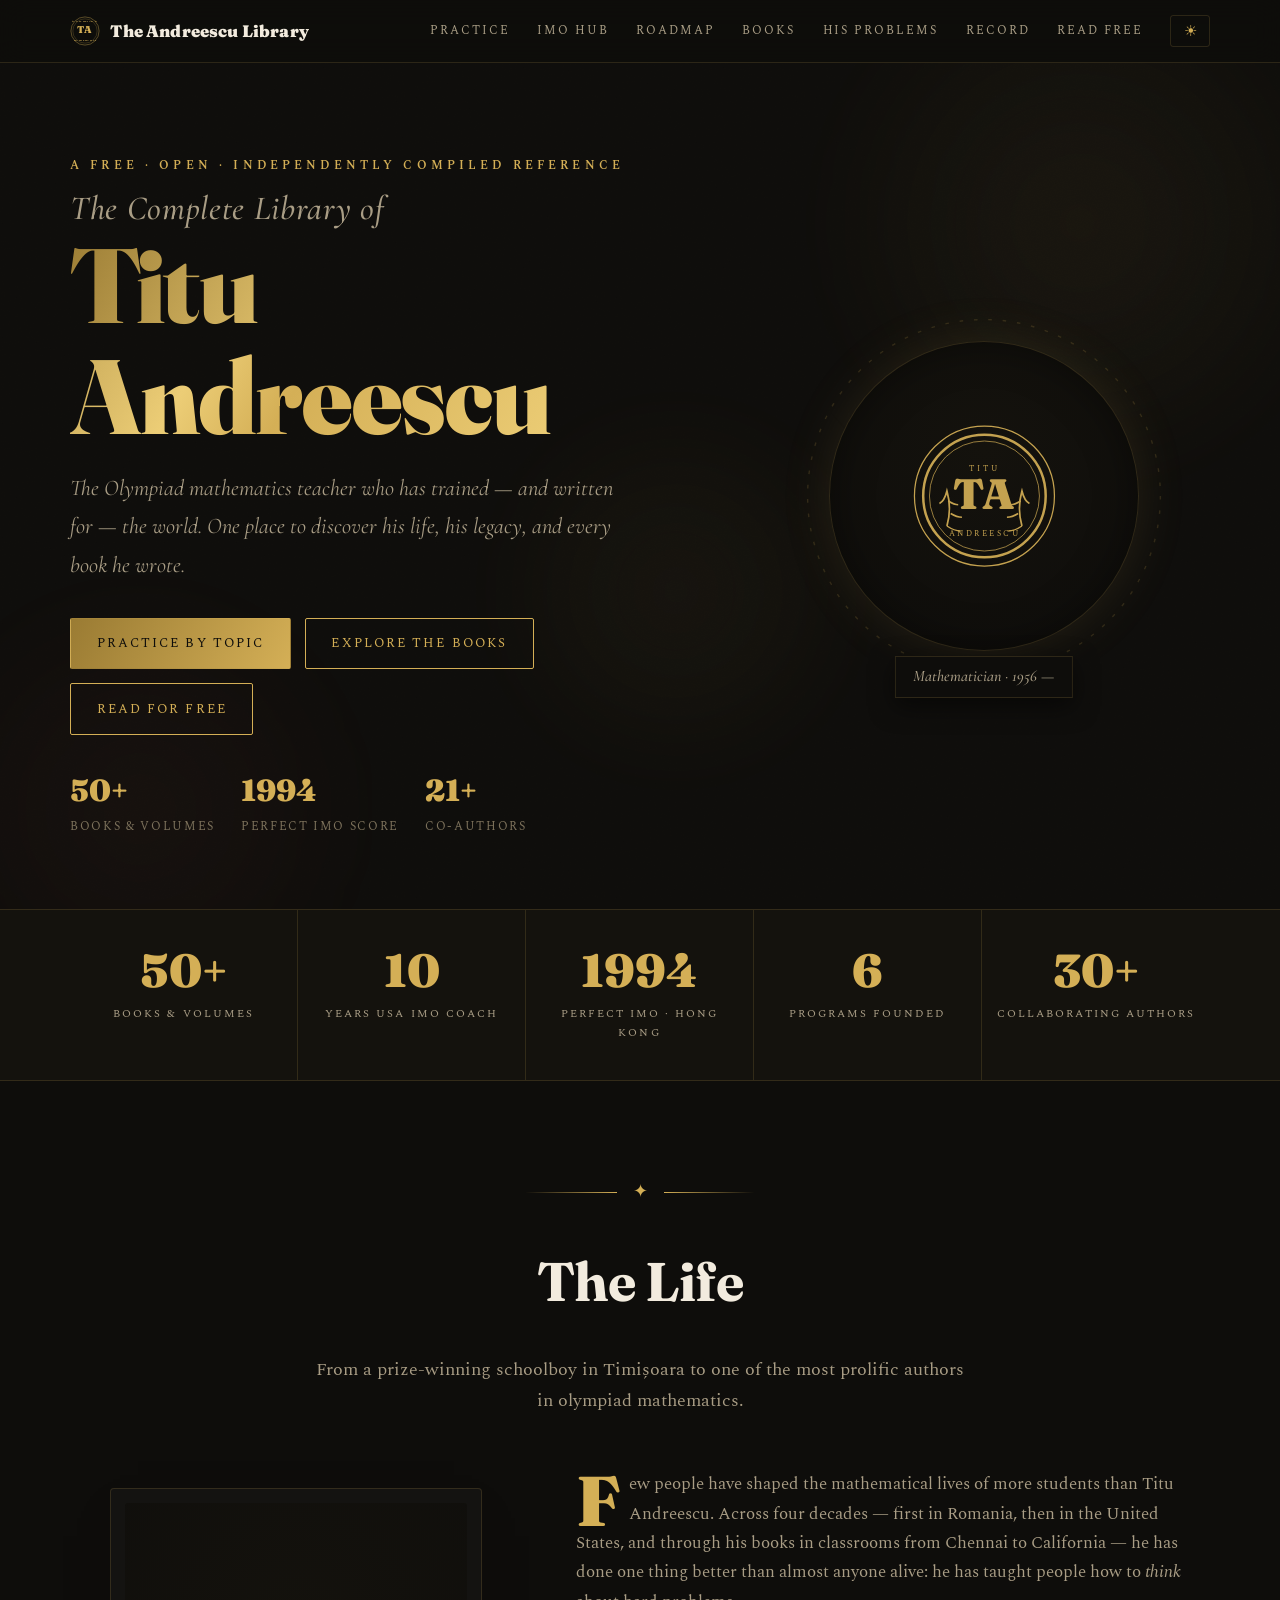
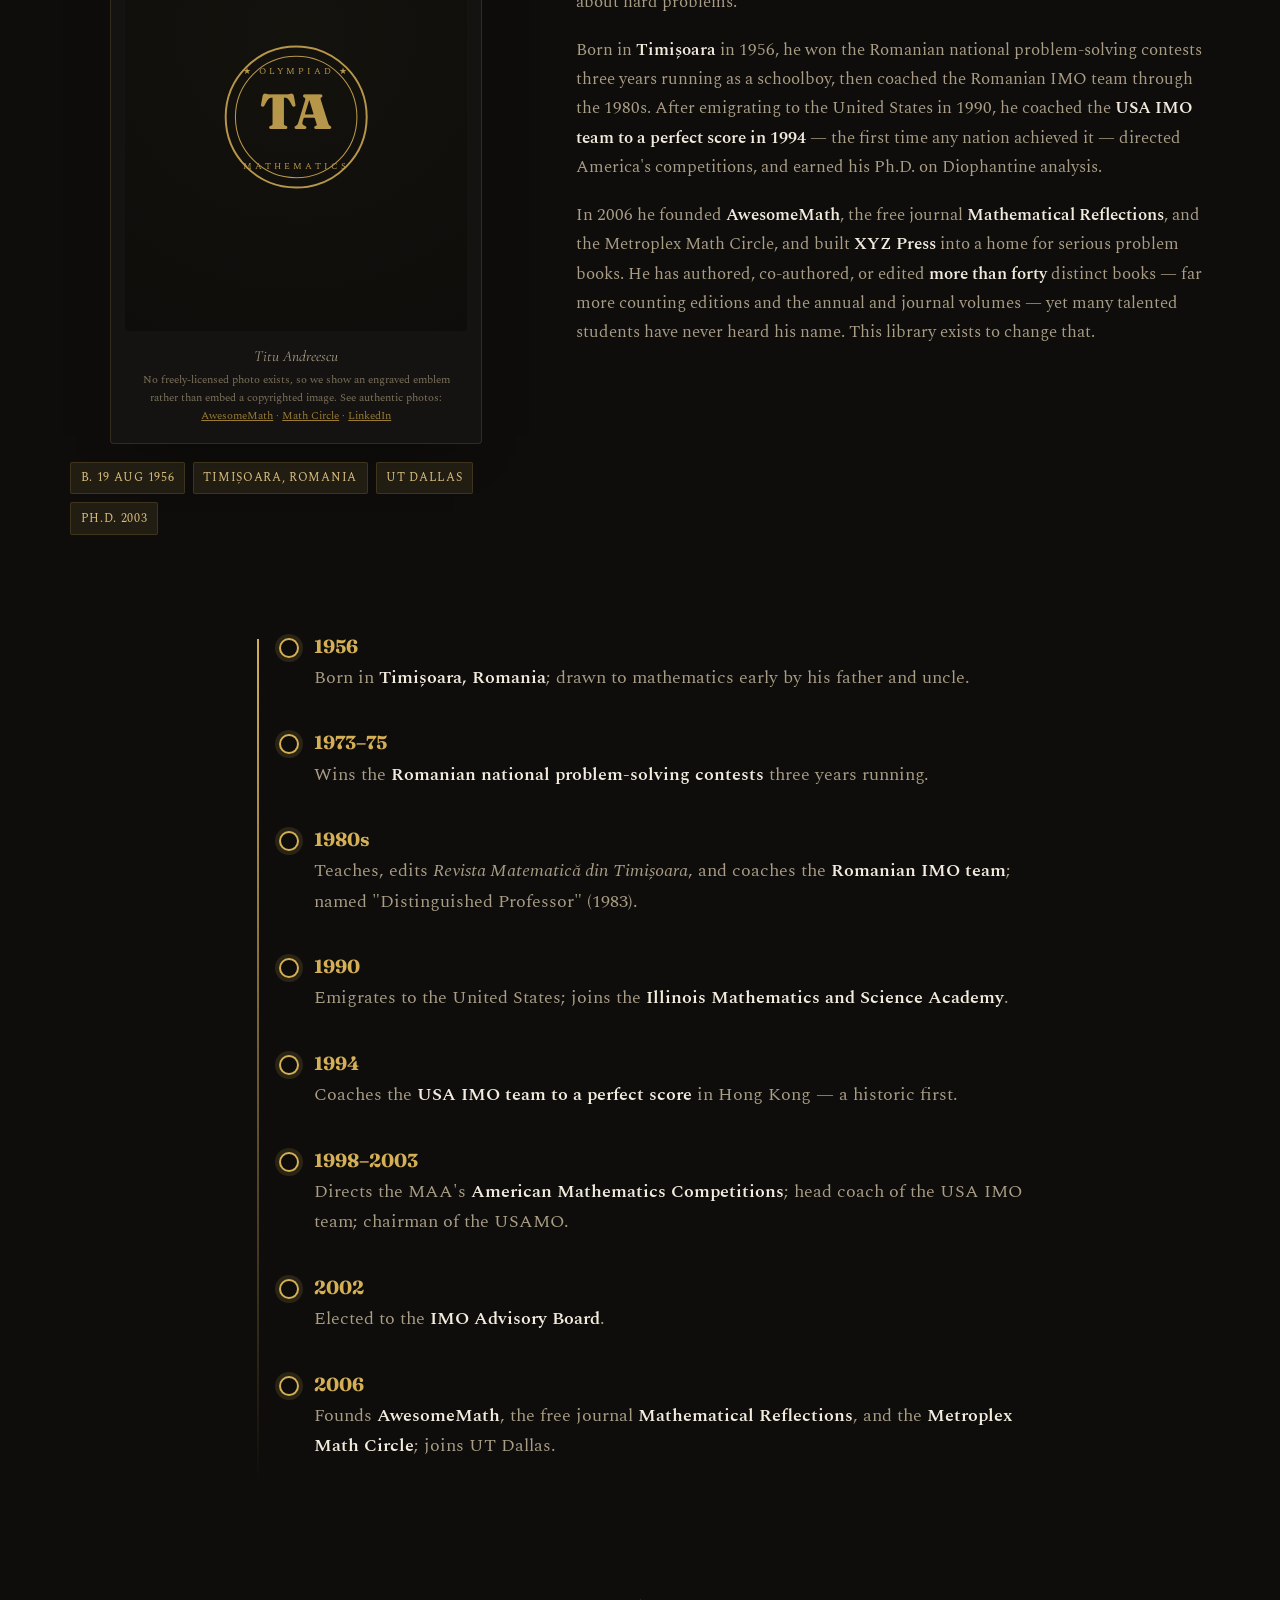
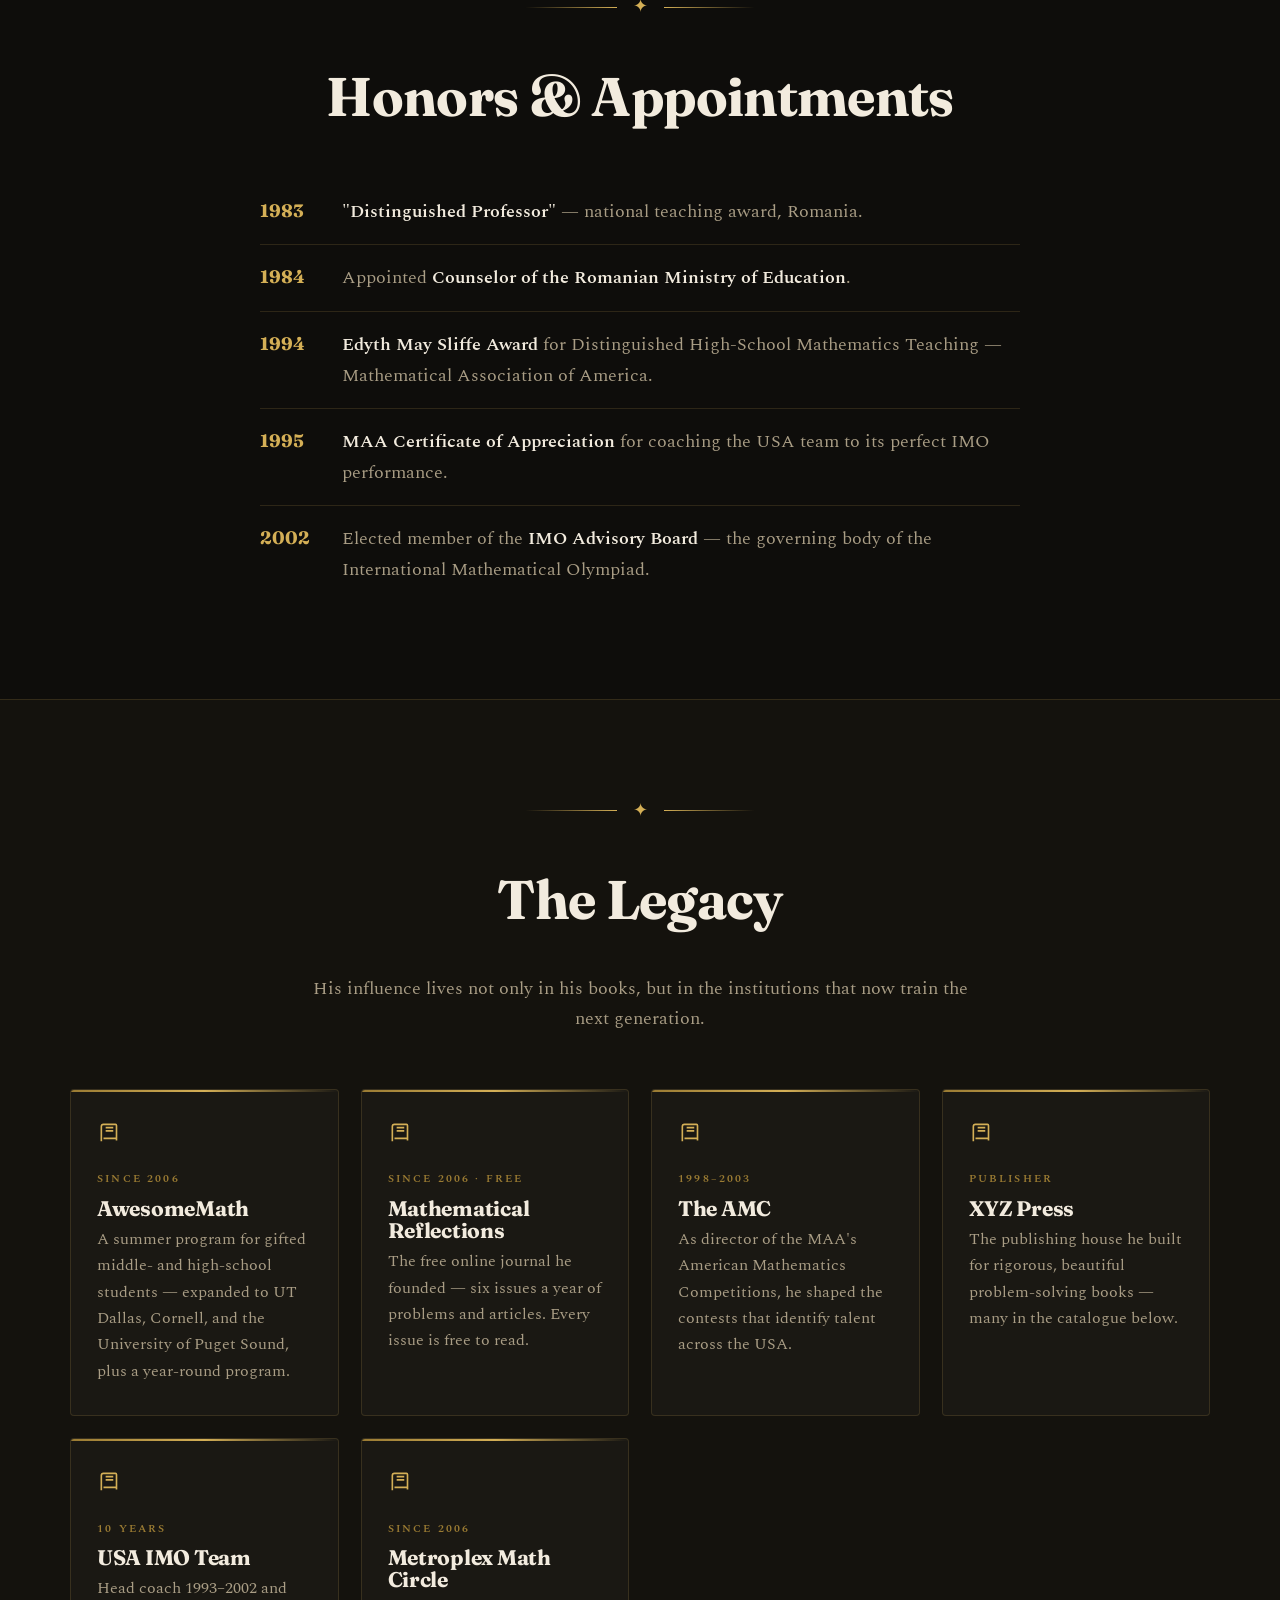
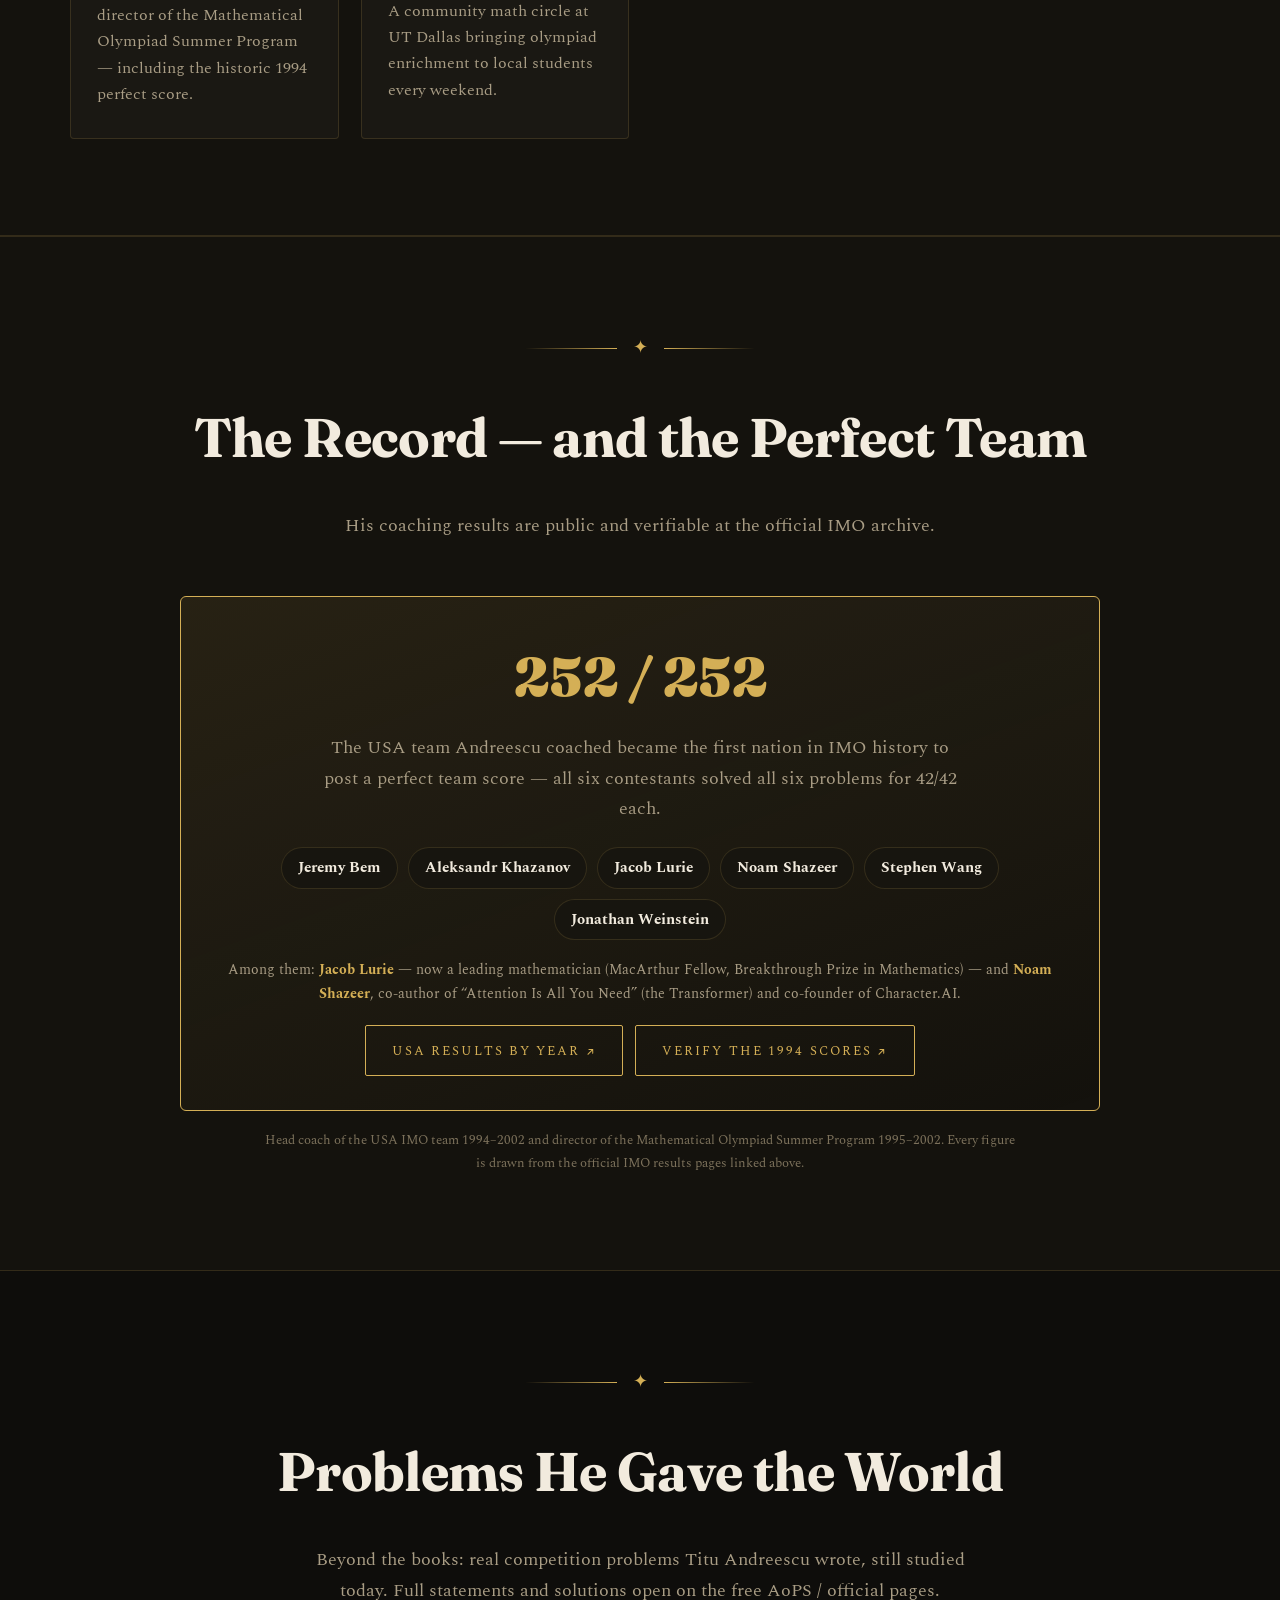
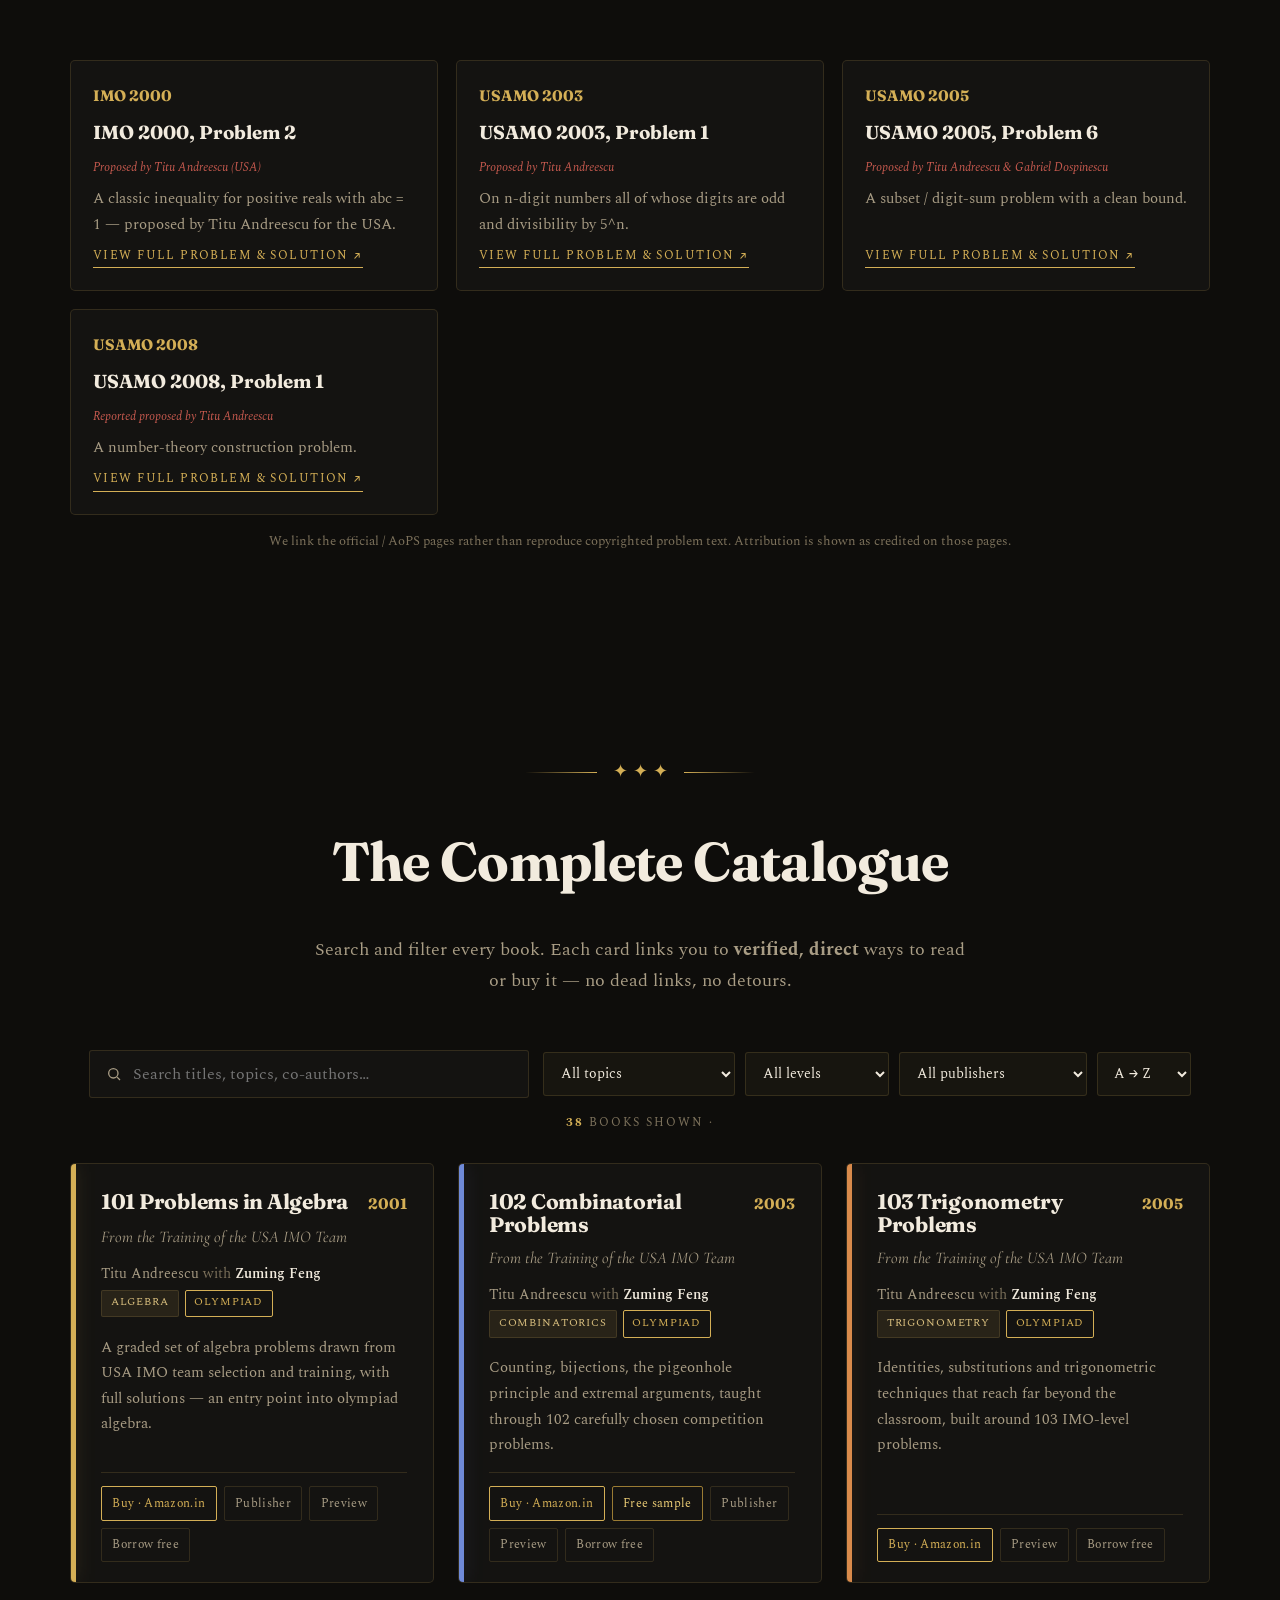
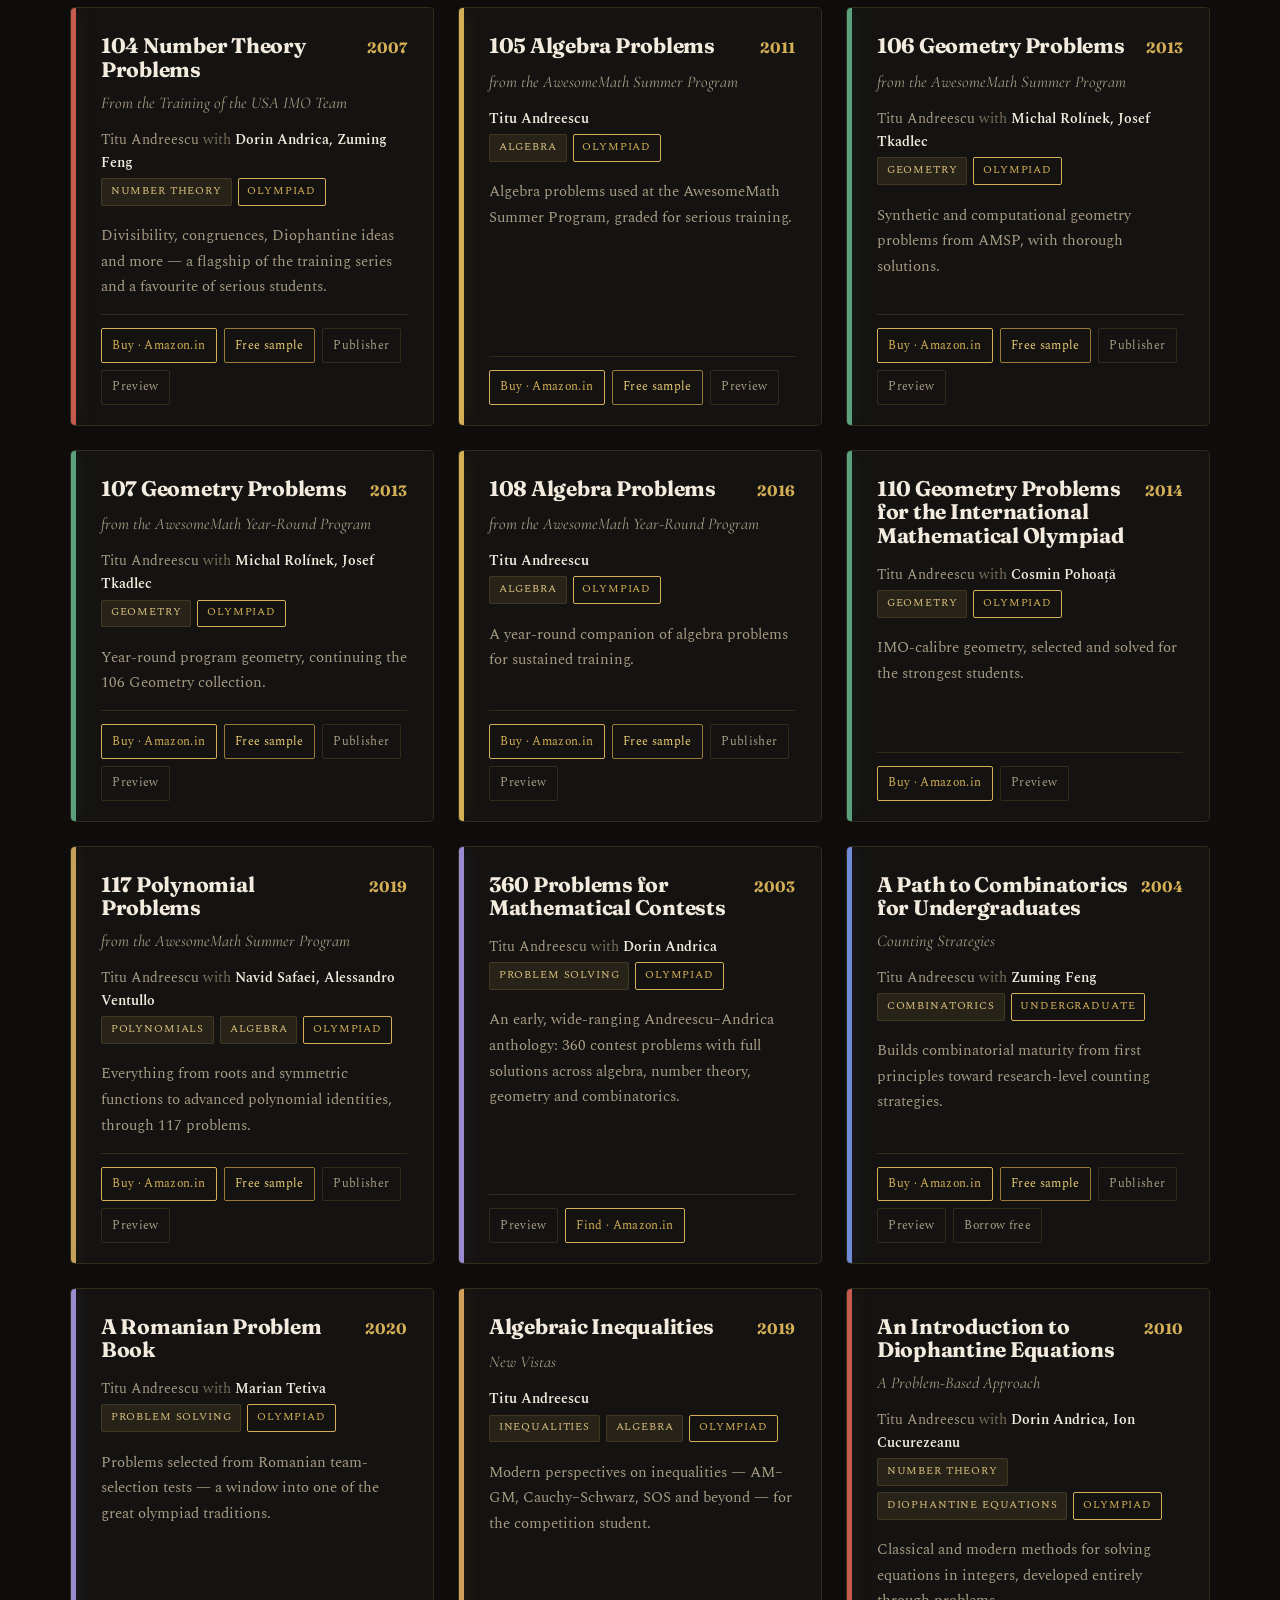
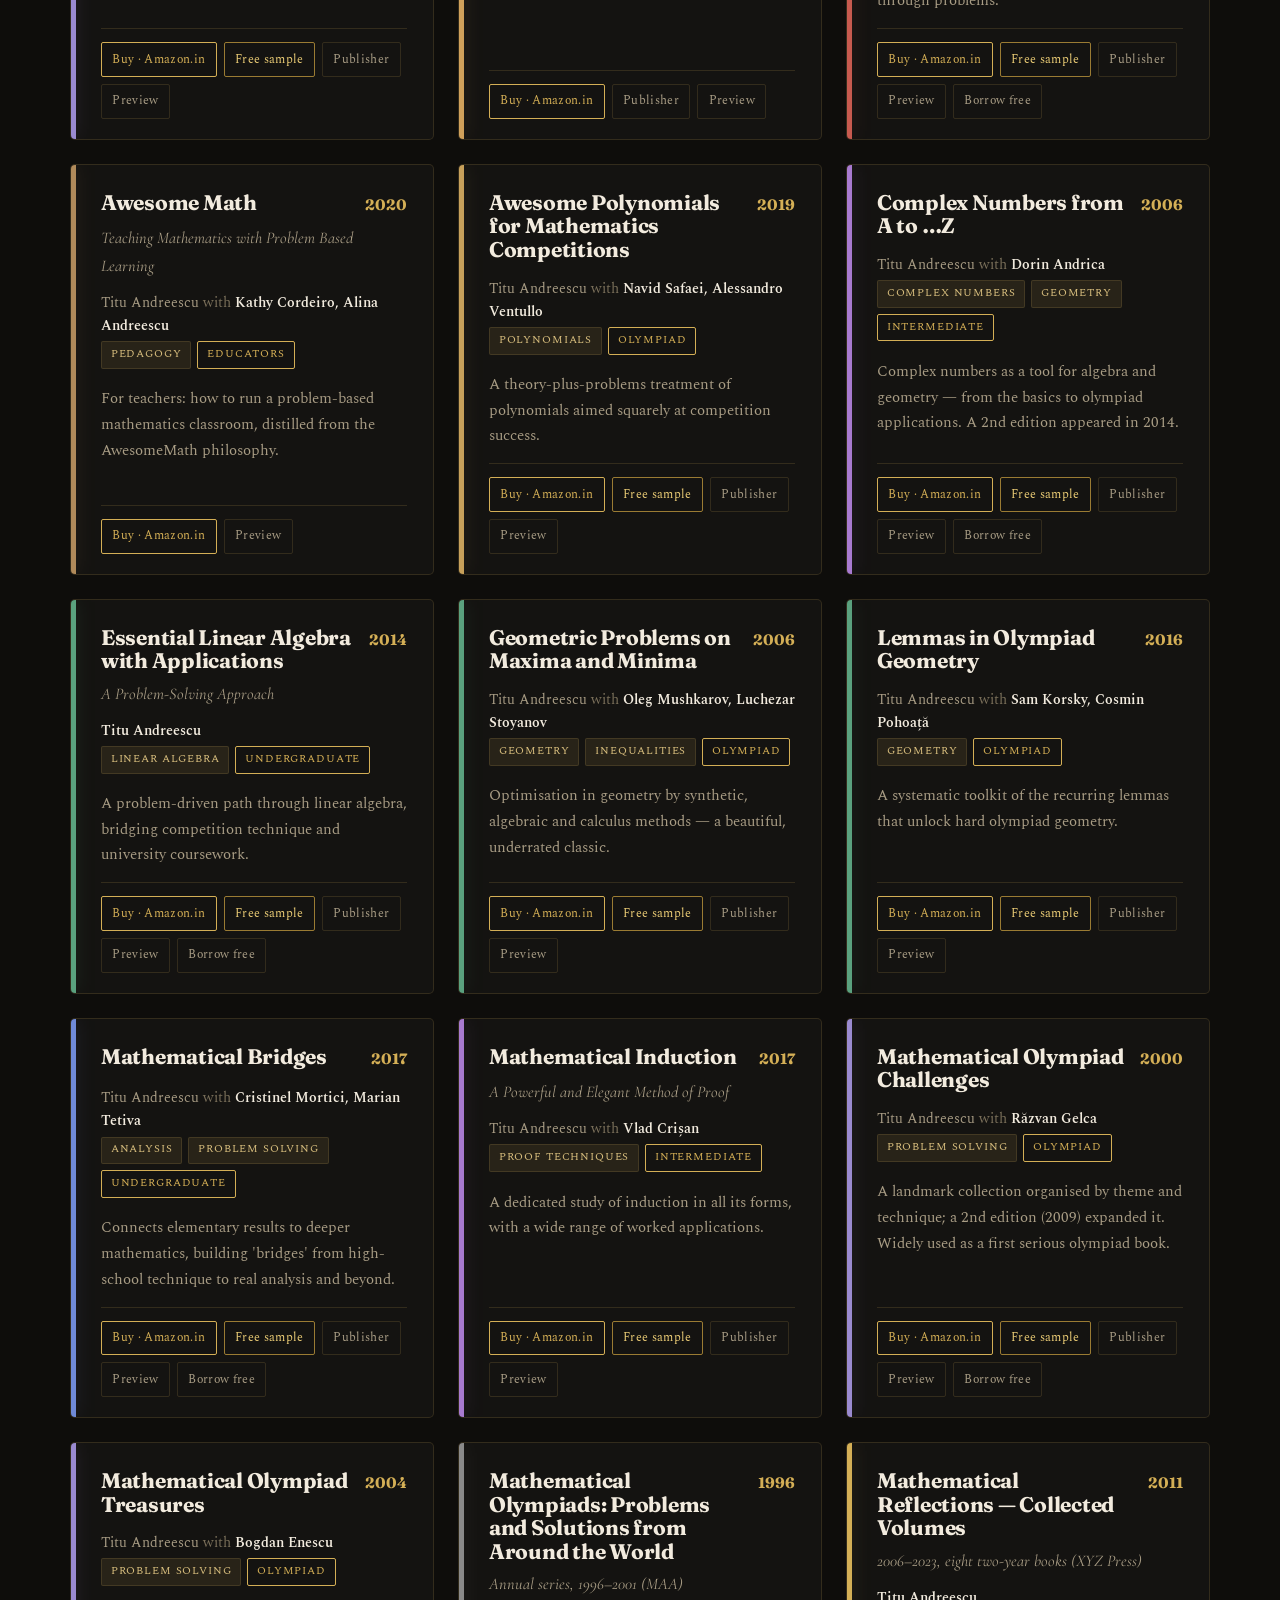
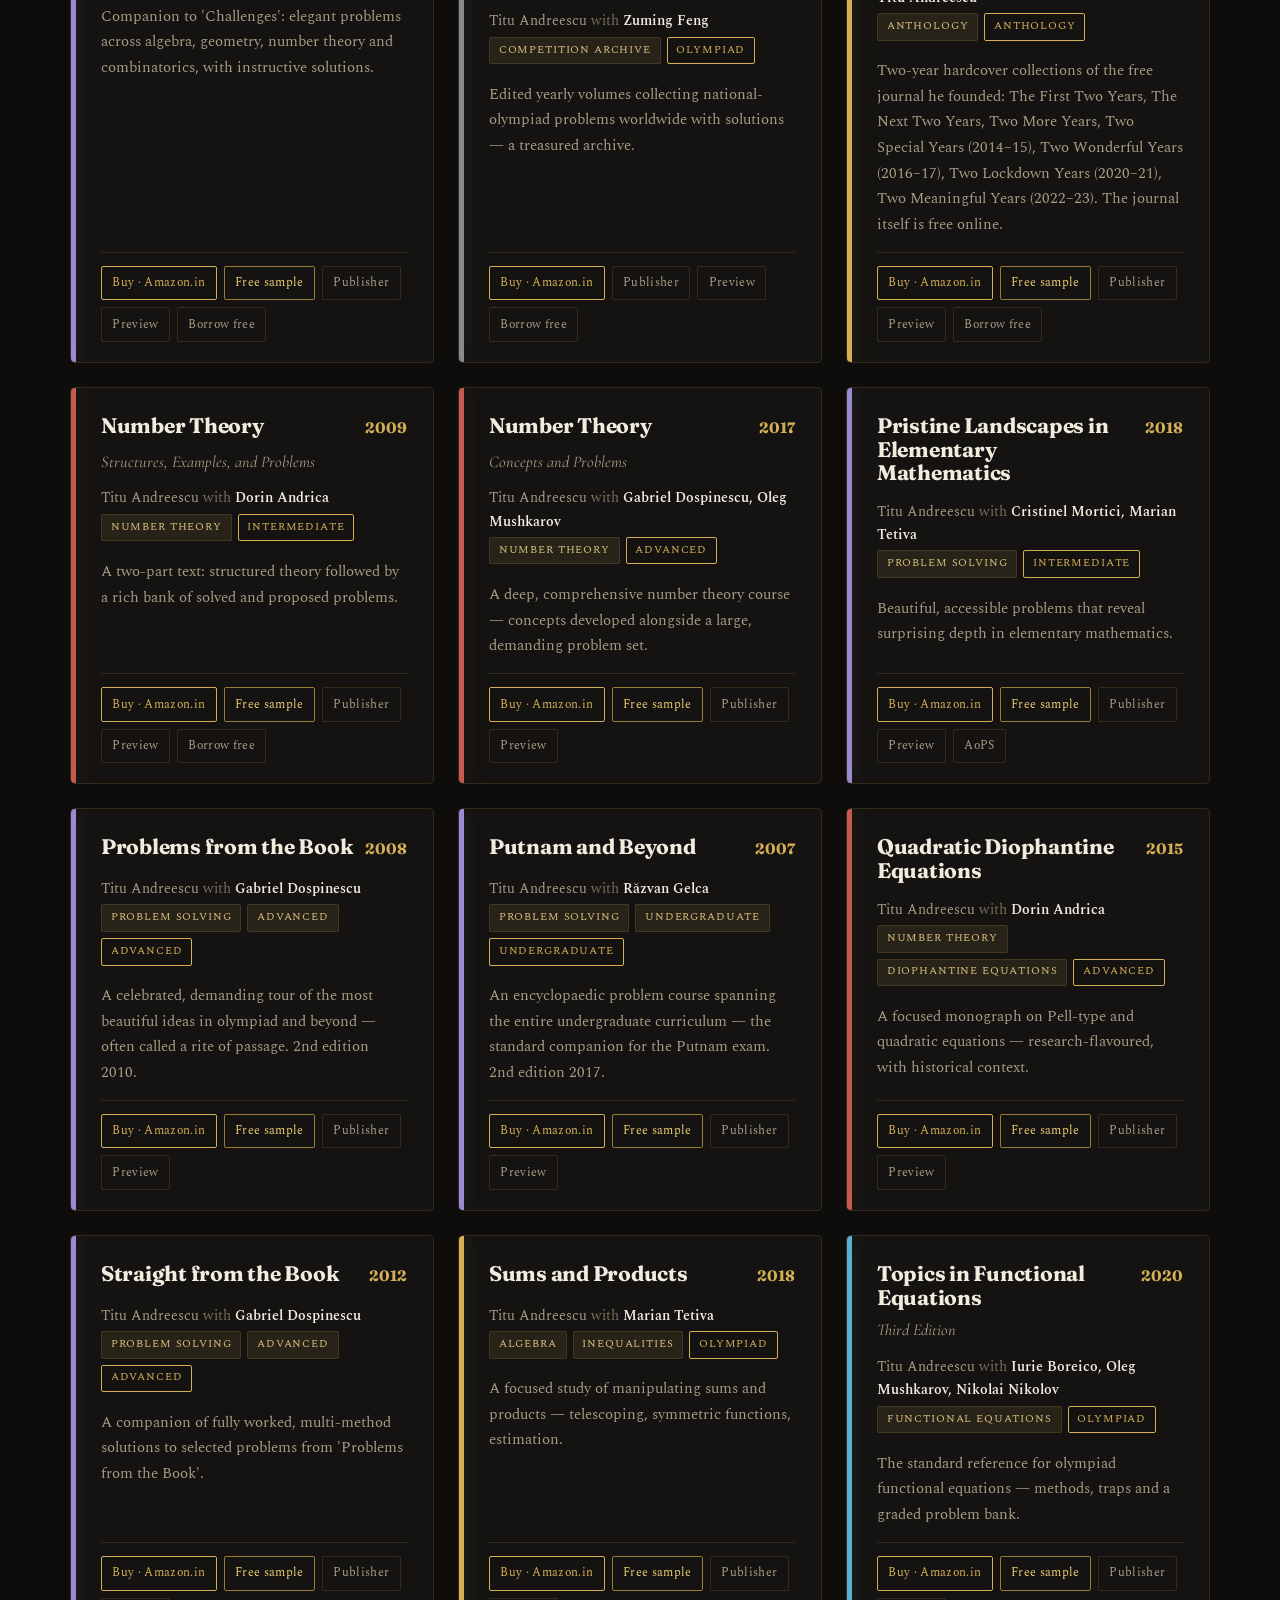
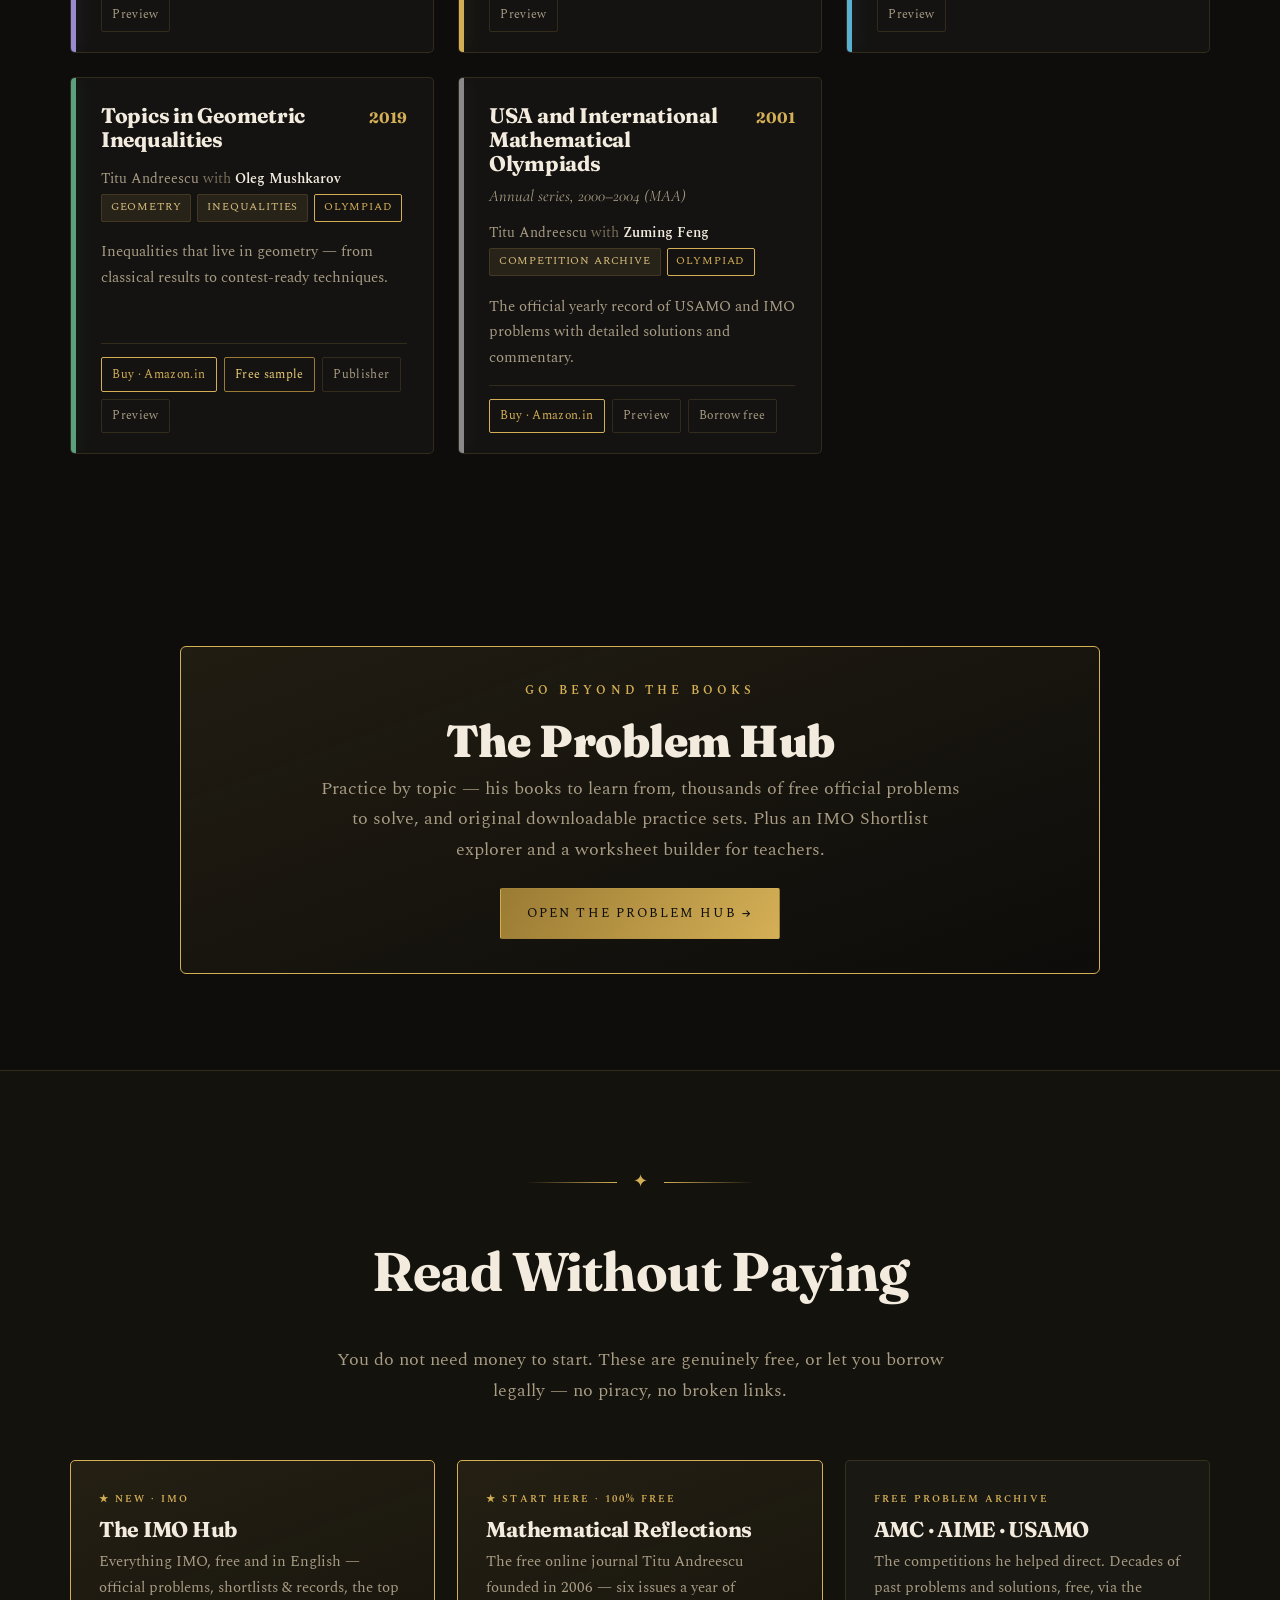
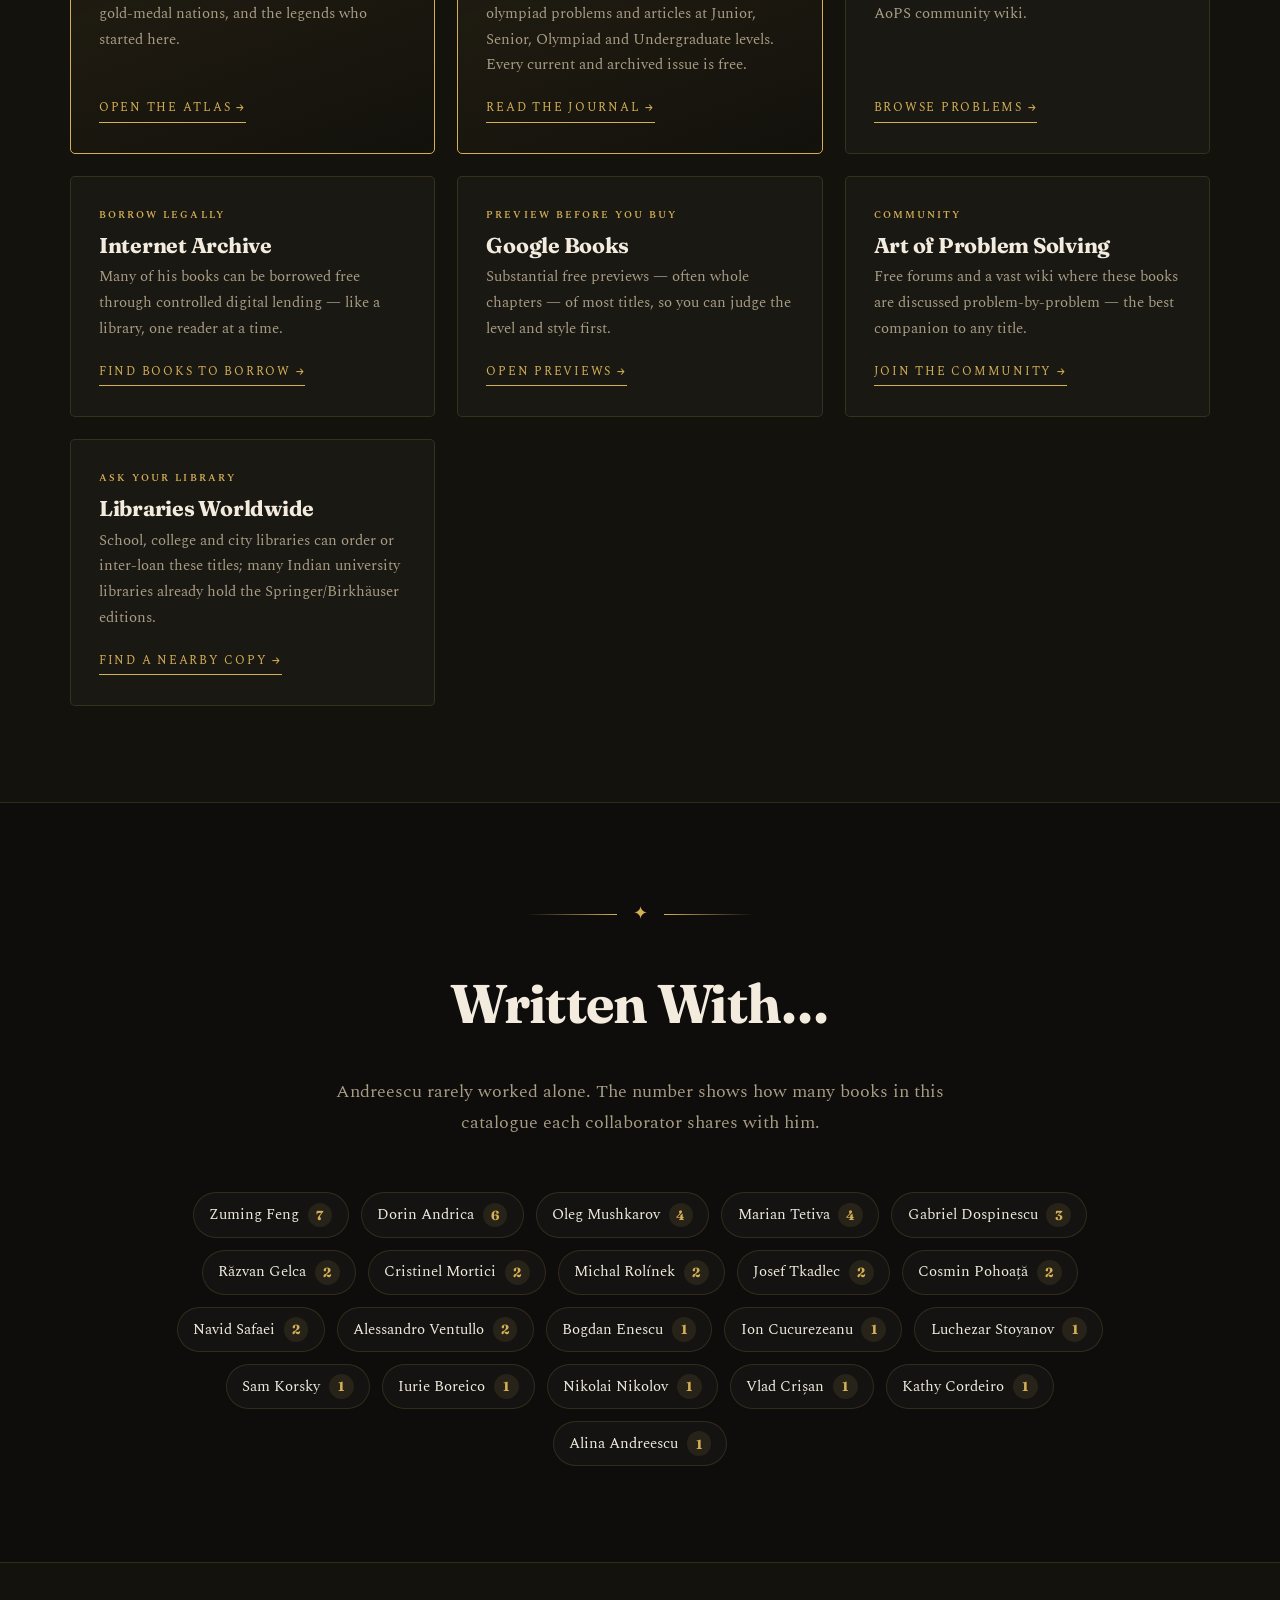
<file: index.html>
<!DOCTYPE html>
<html lang="en" data-theme="dark">
<head>
<meta charset="UTF-8" />
<meta name="viewport" content="width=device-width, initial-scale=1.0" />
<title>Titu Andreescu — The Complete Library | A Free Guide to His Books</title>
<meta name="description" content="A free, premium guide to the life, achievements and every book of Titu Andreescu — the Olympiad mathematics teacher to the world. Biography, complete bibliography, co-authors, and verified direct links to read or buy each book." />
<meta property="og:title" content="Titu Andreescu — The Complete Library" />
<meta property="og:description" content="A free, premium guide to every book by Titu Andreescu — biography, achievements, and verified ways to read each one." />
<meta property="og:type" content="website" />
<meta property="og:url" content="https://yosoyun.github.io/andreescu-library/" />
<meta property="og:image" content="https://yosoyun.github.io/andreescu-library/assets/og.png" />
<meta property="og:image:width" content="1200" />
<meta property="og:image:height" content="630" />
<meta property="og:site_name" content="The Andreescu Library" />
<meta name="twitter:card" content="summary_large_image" />
<meta name="twitter:title" content="Titu Andreescu — The Complete Library" />
<meta name="twitter:description" content="A free, premium guide to every book by Titu Andreescu." />
<meta name="twitter:image" content="https://yosoyun.github.io/andreescu-library/assets/og.png" />
<meta name="theme-color" content="#0e0d0b" />
<link rel="icon" href="data:image/svg+xml,%3Csvg%20xmlns='http://www.w3.org/2000/svg'%20viewBox='0%200%20100%20100'%3E%3Crect%20width='100'%20height='100'%20fill='%230e0d0b'/%3E%3Ccircle%20cx='50'%20cy='50'%20r='42'%20fill='none'%20stroke='%23d4af56'%20stroke-width='4'/%3E%3Ctext%20x='50'%20y='67'%20font-family='Georgia'%20font-weight='bold'%20font-size='46'%20fill='%23d4af56'%20text-anchor='middle'%3ETA%3C/text%3E%3C/svg%3E" />
<link rel="preconnect" href="https://fonts.googleapis.com" />
<link rel="preconnect" href="https://fonts.gstatic.com" crossorigin />
<link href="https://fonts.googleapis.com/css2?family=Fraunces:ital,opsz,wght@0,9..144,400;0,9..144,600;0,9..144,700;0,9..144,900;1,9..144,500;1,9..144,600&family=Cormorant+Garamond:ital,wght@0,500;0,600;1,500&family=Spectral:ital,wght@0,300;0,400;0,500;0,600;1,400&display=swap" rel="stylesheet" />
<link rel="stylesheet" href="assets/style.css" />
</head>
<body>
<span id="top"></span>
<div id="progress"></div>

<svg width="0" height="0" style="position:absolute"><defs>
  <symbol id="seal" viewBox="0 0 100 100">
    <circle cx="50" cy="50" r="47" fill="none" stroke="currentColor" stroke-width="1.3"/>
    <circle cx="50" cy="50" r="40.5" fill="none" stroke="currentColor" stroke-width=".7"/>
    <text x="50" y="58" text-anchor="middle" font-family="Fraunces,serif" font-weight="900" font-size="33" fill="currentColor">TA</text>
    <text x="50" y="21.5" text-anchor="middle" font-family="Spectral,serif" font-size="6" letter-spacing="2" fill="currentColor">★ OLYMPIAD ★</text>
    <text x="50" y="84.5" text-anchor="middle" font-family="Spectral,serif" font-size="6" letter-spacing="2" fill="currentColor">MATHEMATICS</text>
  </symbol>
  <symbol id="medallion" viewBox="0 0 120 120">
    <g fill="none" stroke="currentColor">
      <circle cx="60" cy="60" r="56" stroke-width="1"/>
      <circle cx="60" cy="60" r="49" stroke-width="2"/>
      <circle cx="60" cy="60" r="44" stroke-width=".6"/>
    </g>
    <path d="M30 84 Q34 70 30 56 Q28 64 24 66 M90 84 Q86 70 90 56 Q92 64 96 66" fill="none" stroke="currentColor" stroke-width="1.4"/>
    <path d="M30 84q6 4 11 4M90 84q-6 4-11 4M33 74q5 3 9 3M87 74q-5 3-9 3M31 64q5 3 8 3M89 64q-5 3-8 3" stroke="currentColor" stroke-width="1.2" fill="none"/>
    <text x="60" y="70" text-anchor="middle" font-family="Fraunces,serif" font-weight="900" font-size="34" fill="currentColor">TA</text>
    <text x="60" y="40" text-anchor="middle" font-family="Spectral,serif" font-size="6" letter-spacing="2.5" fill="currentColor">TITU</text>
    <text x="60" y="92" text-anchor="middle" font-family="Spectral,serif" font-size="6" letter-spacing="2" fill="currentColor">ANDREESCU</text>
  </symbol>
</defs></svg>

<nav class="nav"><div class="wrap row">
  <div class="brand"><svg class="bz"><use href="#seal"/></svg> The Andreescu Library</div>
  <div class="links">
    <a href="practice.html">Practice</a><a href="resources.html">IMO Hub</a><a href="prepare.html">Roadmap</a><a href="#library">Books</a><a href="#problems">His Problems</a><a href="#record">Record</a><a href="#free">Read Free</a>
    <span class="tgwrap"><button class="tg" id="tg" title="Toggle theme">☀</button></span>
  </div>
</div></nav>

<header class="hero"><div class="aurora"><i></i><i></i><i></i></div>
  <div class="wrap grid">
    <div class="reveal in">
      <p class="eyebrow">A Free · Open · Independently Compiled Reference</p>
      <h1><span class="l1">The Complete Library of</span><span class="gold-text">Titu Andreescu</span></h1>
      <p class="lede">The Olympiad mathematics teacher who has trained — and written for — the world. One place to discover his life, his legacy, and every book he wrote.</p>
      <div class="cta">
        <a class="btn solid" href="practice.html">Practice by Topic</a>
        <a class="btn" href="#library">Explore the Books</a>
        <a class="btn" href="#free">Read for Free</a>
      </div>
      <div class="quick">
        <div><b id="qh-books">50+</b>Books &amp; Volumes</div>
        <div><b>1994</b>Perfect IMO Score</div>
        <div><b id="qh-co">30+</b>Co-authors</div>
      </div>
    </div>
    <div class="portrait reveal in">
      <svg class="ring" viewBox="0 0 100 100"><circle cx="50" cy="50" r="49" fill="none" stroke="var(--rule)" stroke-width=".4" stroke-dasharray="1 3"/></svg>
      <div class="frame" id="hero-portrait"><svg class="medallion"><use href="#medallion"/></svg></div>
      <div class="cap script" id="hero-cap">Mathematician · 1956 —</div>
    </div>
  </div>
</header>

<div class="band"><div class="wrap"><div class="stats">
  <div class="st"><div class="n" data-count="50" data-suffix="+">0</div><div class="lab">Books &amp; Volumes</div></div>
  <div class="st"><div class="n" data-count="10">0</div><div class="lab">Years USA IMO Coach</div></div>
  <div class="st"><div class="n" data-count="1994">0</div><div class="lab">Perfect IMO · Hong Kong</div></div>
  <div class="st"><div class="n" data-count="6">0</div><div class="lab">Programs Founded</div></div>
  <div class="st"><div class="n" data-count="30" data-suffix="+">0</div><div class="lab">Collaborating Authors</div></div>
</div></div></div>

<section id="life"><div class="wrap">
  <div class="sec-head reveal"><div class="dash"><span>✦</span></div><h2>The Life</h2><p>From a prize-winning schoolboy in Timișoara to one of the most prolific authors in olympiad mathematics.</p></div>
  <div class="bio">
    <div class="photo-col reveal">
      <figure class="photo-card">
        <div class="ph" id="bio-photo"><svg><use href="#seal"/></svg></div>
        <figcaption id="bio-cap">Titu Andreescu</figcaption>
        <div class="attrib" id="bio-attrib">No freely-licensed photo exists, so we show an engraved emblem rather than embed a copyrighted image. See authentic photos: <a href="https://www.awesomemath.org/summer-program/overview/our-faculty/" target="_blank" rel="noopener">AwesomeMath</a> · <a href="https://metroplexmathcircle.wordpress.com/about/speakers-and-faculty/" target="_blank" rel="noopener">Math Circle</a> · <a href="https://www.linkedin.com/in/titu-andreescu-b3b152a/" target="_blank" rel="noopener">LinkedIn</a></div>
      </figure>
      <div class="factbar">
        <span>b. 19 Aug 1956</span><span>Timișoara, Romania</span><span>UT Dallas</span><span>Ph.D. 2003</span>
      </div>
    </div>
    <div class="lead reveal">
      <p>Few people have shaped the mathematical lives of more students than Titu Andreescu. Across four decades — first in Romania, then in the United States, and through his books in classrooms from Chennai to California — he has done one thing better than almost anyone alive: he has taught people how to <em>think</em> about hard problems.</p>
      <p>Born in <strong>Timișoara</strong> in 1956, he won the Romanian national problem-solving contests three years running as a schoolboy, then coached the Romanian IMO team through the 1980s. After emigrating to the United States in 1990, he coached the <strong>USA IMO team to a perfect score in 1994</strong> — the first time any nation achieved it — directed America's competitions, and earned his Ph.D. on Diophantine analysis.</p>
      <p>In 2006 he founded <strong>AwesomeMath</strong>, the free journal <strong>Mathematical Reflections</strong>, and the Metroplex Math Circle, and built <strong>XYZ Press</strong> into a home for serious problem books. He has authored, co-authored, or edited <strong>more than forty</strong> distinct books — far more counting editions and the annual and journal volumes — yet many talented students have never heard his name. This library exists to change that.</p>
    </div>
  </div>
</div></section>

<section id="timeline" style="padding-top:0"><div class="wrap">
  <div class="timeline reveal">
    <div class="tl"><div class="yr">1956</div><div class="ev">Born in <b>Timișoara, Romania</b>; drawn to mathematics early by his father and uncle.</div></div>
    <div class="tl"><div class="yr">1973–75</div><div class="ev">Wins the <b>Romanian national problem-solving contests</b> three years running.</div></div>
    <div class="tl"><div class="yr">1980s</div><div class="ev">Teaches, edits <em>Revista Matematică din Timișoara</em>, and coaches the <b>Romanian IMO team</b>; named "Distinguished Professor" (1983).</div></div>
    <div class="tl"><div class="yr">1990</div><div class="ev">Emigrates to the United States; joins the <b>Illinois Mathematics and Science Academy</b>.</div></div>
    <div class="tl"><div class="yr">1994</div><div class="ev">Coaches the <b>USA IMO team to a perfect score</b> in Hong Kong — a historic first.</div></div>
    <div class="tl"><div class="yr">1998–2003</div><div class="ev">Directs the MAA's <b>American Mathematics Competitions</b>; head coach of the USA IMO team; chairman of the USAMO.</div></div>
    <div class="tl"><div class="yr">2002</div><div class="ev">Elected to the <b>IMO Advisory Board</b>.</div></div>
    <div class="tl"><div class="yr">2006</div><div class="ev">Founds <b>AwesomeMath</b>, the free journal <b>Mathematical Reflections</b>, and the <b>Metroplex Math Circle</b>; joins UT Dallas.</div></div>
  </div>
</div></section>

<section id="honors" style="padding-top:0"><div class="wrap">
  <div class="sec-head reveal"><div class="dash"><span>✦</span></div><h2>Honors &amp; Appointments</h2></div>
  <div class="honors reveal">
    <div class="hn"><span class="hy">1983</span><span class="ht"><b>"Distinguished Professor"</b> — national teaching award, Romania.</span></div>
    <div class="hn"><span class="hy">1984</span><span class="ht">Appointed <b>Counselor of the Romanian Ministry of Education</b>.</span></div>
    <div class="hn"><span class="hy">1994</span><span class="ht"><b>Edyth May Sliffe Award</b> for Distinguished High-School Mathematics Teaching — Mathematical Association of America.</span></div>
    <div class="hn"><span class="hy">1995</span><span class="ht"><b>MAA Certificate of Appreciation</b> for coaching the USA team to its perfect IMO performance.</span></div>
    <div class="hn"><span class="hy">2002</span><span class="ht">Elected member of the <b>IMO Advisory Board</b> — the governing body of the International Mathematical Olympiad.</span></div>
  </div>
</div></section>

<section id="legacy" class="band"><div class="wrap">
  <div class="sec-head reveal"><div class="dash"><span>✦</span></div><h2>The Legacy</h2><p>His influence lives not only in his books, but in the institutions that now train the next generation.</p></div>
  <div class="legacy" id="legacy-grid"></div>
</div></section>

<section id="record" class="band"><div class="wrap">
  <div class="sec-head reveal"><div class="dash"><span>✦</span></div><h2>The Record — and the Perfect Team</h2><p>His coaching results are public and verifiable at the official IMO archive.</p></div>
  <div class="perfect reveal">
    <div class="big">252 / 252</div>
    <div class="blurb">The USA team Andreescu coached became the first nation in IMO history to post a perfect team score — all six contestants solved all six problems for 42/42 each.</div>
    <div class="team"><span class="mem"><b>Jeremy Bem</b></span><span class="mem"><b>Aleksandr Khazanov</b></span><span class="mem"><b>Jacob Lurie</b></span><span class="mem"><b>Noam Shazeer</b></span><span class="mem"><b>Stephen Wang</b></span><span class="mem"><b>Jonathan Weinstein</b></span></div>
    <div class="wherenow">Among them: <b>Jacob Lurie</b> — now a leading mathematician (MacArthur Fellow, Breakthrough Prize in Mathematics) — and <b>Noam Shazeer</b>, co-author of “Attention Is All You Need” (the Transformer) and co-founder of Character.AI.</div>
    <div class="reclinks">
      <a class="btn" href="https://www.imo-official.org/results/team/country/USA/" target="_blank" rel="noopener">USA results by year ↗</a>
      <a class="btn" href="https://www.imo-official.org/results/individual/country/USA/" target="_blank" rel="noopener">Verify the 1994 scores ↗</a>
    </div>
  </div>
  <p style="text-align:center;color:var(--ink-dim);font-size:.82rem;margin:18px auto 0;max-width:760px;">Head coach of the USA IMO team 1994–2002 and director of the Mathematical Olympiad Summer Program 1995–2002. Every figure is drawn from the official IMO results pages linked above.</p>
</div></section>

<section id="problems"><div class="wrap">
  <div class="sec-head reveal"><div class="dash"><span>✦</span></div><h2>Problems He Gave the World</h2><p>Beyond the books: real competition problems Titu Andreescu wrote, still studied today. Full statements and solutions open on the free AoPS / official pages.</p></div>
  <div class="problems reveal">
    <div class="pcard reveal">
      <span class="pc-contest">IMO 2000</span>
      <span class="pc-title">IMO 2000, Problem 2</span>
      <span class="pc-credit">Proposed by Titu Andreescu (USA)</span>
      <span class="pc-teaser">A classic inequality for positive reals with abc = 1 — proposed by Titu Andreescu for the USA.</span>
      <a class="pc-go" href="https://artofproblemsolving.com/wiki/index.php/2000_IMO_Problems/Problem_2" target="_blank" rel="noopener">View full problem &amp; solution ↗</a>
    </div>
    <div class="pcard reveal">
      <span class="pc-contest">USAMO 2003</span>
      <span class="pc-title">USAMO 2003, Problem 1</span>
      <span class="pc-credit">Proposed by Titu Andreescu</span>
      <span class="pc-teaser">On n-digit numbers all of whose digits are odd and divisibility by 5^n.</span>
      <a class="pc-go" href="https://artofproblemsolving.com/wiki/index.php/2003_USAMO_Problems/Problem_1" target="_blank" rel="noopener">View full problem &amp; solution ↗</a>
    </div>
    <div class="pcard reveal">
      <span class="pc-contest">USAMO 2005</span>
      <span class="pc-title">USAMO 2005, Problem 6</span>
      <span class="pc-credit">Proposed by Titu Andreescu & Gabriel Dospinescu</span>
      <span class="pc-teaser">A subset / digit-sum problem with a clean bound.</span>
      <a class="pc-go" href="https://artofproblemsolving.com/wiki/index.php/2005_USAMO_Problems/Problem_6" target="_blank" rel="noopener">View full problem &amp; solution ↗</a>
    </div>
    <div class="pcard reveal">
      <span class="pc-contest">USAMO 2008</span>
      <span class="pc-title">USAMO 2008, Problem 1</span>
      <span class="pc-credit">Reported proposed by Titu Andreescu</span>
      <span class="pc-teaser">A number-theory construction problem.</span>
      <a class="pc-go" href="https://artofproblemsolving.com/wiki/index.php/2008_USAMO_Problems/Problem_1" target="_blank" rel="noopener">View full problem &amp; solution ↗</a>
    </div>
  </div>
  <p style="text-align:center;color:var(--ink-dim);font-size:.8rem;margin-top:16px;">We link the official / AoPS pages rather than reproduce copyrighted problem text. Attribution is shown as credited on those pages.</p>
</div></section>

<section id="library"><div class="wrap">
  <div class="sec-head reveal"><div class="dash"><span>✦ ✦ ✦</span></div><h2>The Complete Catalogue</h2><p>Search and filter every book. Each card links you to <b>verified, direct</b> ways to read or buy it — no dead links, no detours.</p></div>
  <div class="toolbar reveal">
    <label class="search"><svg width="16" height="16" viewBox="0 0 24 24" fill="none" stroke="currentColor" stroke-width="2"><circle cx="11" cy="11" r="7"/><path d="m21 21-4.3-4.3"/></svg>
      <input id="q" type="search" placeholder="Search titles, topics, co-authors…" aria-label="Search the catalogue" /></label>
    <div class="filters">
      <select id="f-topic"><option value="">All topics</option></select>
      <select id="f-level"><option value="">All levels</option></select>
      <select id="f-pub"><option value="">All publishers</option></select>
      <select id="f-sort"><option value="az">A → Z</option><option value="year">Newest</option><option value="yearold">Oldest</option></select>
    </div>
  </div>
  <div class="countline"><b id="count">0</b> books shown · <a href="#" id="reset" style="color:var(--gold); display:none">clear filters</a></div>
  <div class="grid-books" id="grid"></div>
</div></section>

<section id="practice-promo"><div class="wrap">
  <div class="perfect reveal">
    <p class="eyebrow" style="text-align:center">Go beyond the books</p>
    <h2 style="font-family:Fraunces;font-weight:900;font-size:clamp(1.8rem,5vw,2.8rem);margin:0">The Problem Hub</h2>
    <div class="blurb">Practice by topic — his books to learn from, thousands of free official problems to solve, and original downloadable practice sets. Plus an IMO Shortlist explorer and a worksheet builder for teachers.</div>
    <a class="btn solid" href="practice.html">Open the Problem Hub →</a>
  </div>
</div></section>

<section id="free" class="band"><div class="wrap">
  <div class="sec-head reveal"><div class="dash"><span>✦</span></div><h2>Read Without Paying</h2><p>You do not need money to start. These are genuinely free, or let you borrow legally — no piracy, no broken links.</p></div>
  <div class="res">
    <div class="rc flag reveal"><div class="badge">★ New · IMO</div><h3>The IMO Hub</h3><p>Everything IMO, free and in English — official problems, shortlists & records, the top gold-medal nations, and the legends who started here.</p><a class="go" href="resources.html" style="color:var(--gold);text-decoration:none;font-size:.78rem;text-transform:uppercase;letter-spacing:.14em;border-bottom:1px solid var(--gold);padding-bottom:3px">Open the atlas →</a></div>
      <div class="rc flag reveal"><div class="badge">★ Start Here · 100% Free</div><h3>Mathematical Reflections</h3><p>The free online journal Titu Andreescu founded in 2006 — six issues a year of olympiad problems and articles at Junior, Senior, Olympiad and Undergraduate levels. Every current and archived issue is free.</p><a class="go" href="https://www.awesomemath.org/mathematical-reflections/" target="_blank" rel="noopener">Read the journal →</a></div>
    <div class="rc reveal"><div class="badge">Free Problem Archive</div><h3>AMC · AIME · USAMO</h3><p>The competitions he helped direct. Decades of past problems and solutions, free, via the AoPS community wiki.</p><a class="go" href="https://artofproblemsolving.com/wiki/index.php/AMC_Problems_and_Solutions" target="_blank" rel="noopener">Browse problems →</a></div>
    <div class="rc reveal"><div class="badge">Borrow Legally</div><h3>Internet Archive</h3><p>Many of his books can be borrowed free through controlled digital lending — like a library, one reader at a time.</p><a class="go" href="https://archive.org/search?query=Titu+Andreescu" target="_blank" rel="noopener">Find books to borrow →</a></div>
    <div class="rc reveal"><div class="badge">Preview Before You Buy</div><h3>Google Books</h3><p>Substantial free previews — often whole chapters — of most titles, so you can judge the level and style first.</p><a class="go" href="https://www.google.com/search?tbm=bks&q=Titu+Andreescu" target="_blank" rel="noopener">Open previews →</a></div>
    <div class="rc reveal"><div class="badge">Community</div><h3>Art of Problem Solving</h3><p>Free forums and a vast wiki where these books are discussed problem-by-problem — the best companion to any title.</p><a class="go" href="https://artofproblemsolving.com/community" target="_blank" rel="noopener">Join the community →</a></div>
    <div class="rc reveal"><div class="badge">Ask Your Library</div><h3>Libraries Worldwide</h3><p>School, college and city libraries can order or inter-loan these titles; many Indian university libraries already hold the Springer/Birkhäuser editions.</p><a class="go" href="https://www.worldcat.org/search?q=au%3ATitu+Andreescu" target="_blank" rel="noopener">Find a nearby copy →</a></div>
  </div>
</div></section>

<section id="collab"><div class="wrap">
  <div class="sec-head reveal"><div class="dash"><span>✦</span></div><h2>Written With…</h2><p>Andreescu rarely worked alone. The number shows how many books in this catalogue each collaborator shares with him.</p></div>
  <div class="collab reveal" id="collab-list"></div>
</div></section>

<section id="talks" class="band"><div class="wrap">
  <div class="sec-head reveal"><div class="dash"><span>✦</span></div><h2>See Him Teach</h2><p>Lectures, the program he built, and his university profile.</p></div>
  <div class="talks reveal">
    <a class="talk reveal" href="https://www.youtube.com/watch?v=KYrcIW-alzo" target="_blank" rel="noopener"><svg class="ti" width="22" height="22" viewBox="0 0 24 24" fill="none" stroke="currentColor" stroke-width="1.6"><path d="m10 8 6 4-6 4V8z"/><rect x="2" y="4" width="20" height="16" rx="2"/></svg><span class="tl">“See him teach” — Metroplex Math Circle lecture</span></a>
    <a class="talk reveal" href="https://metroplexmathcircle.wordpress.com/category/titu-andreescu/" target="_blank" rel="noopener"><svg class="ti" width="22" height="22" viewBox="0 0 24 24" fill="none" stroke="currentColor" stroke-width="1.6"><path d="m10 8 6 4-6 4V8z"/><rect x="2" y="4" width="20" height="16" rx="2"/></svg><span class="tl">Metroplex Math Circle — full lecture archive</span></a>
    <a class="talk reveal" href="https://profiles.utdallas.edu/titu.andreescu" target="_blank" rel="noopener"><svg class="ti" width="22" height="22" viewBox="0 0 24 24" fill="none" stroke="currentColor" stroke-width="1.6"><path d="m10 8 6 4-6 4V8z"/><rect x="2" y="4" width="20" height="16" rx="2"/></svg><span class="tl">UT Dallas — faculty profile</span></a>
    <a class="talk reveal" href="https://www.awesomemath.org/" target="_blank" rel="noopener"><svg class="ti" width="22" height="22" viewBox="0 0 24 24" fill="none" stroke="currentColor" stroke-width="1.6"><path d="m10 8 6 4-6 4V8z"/><rect x="2" y="4" width="20" height="16" rx="2"/></svg><span class="tl">AwesomeMath — the program he founded (2006)</span></a>
    <a class="talk reveal" href="https://www.youtube.com/watch?v=zezvtUB1aNc" target="_blank" rel="noopener"><svg class="ti" width="22" height="22" viewBox="0 0 24 24" fill="none" stroke="currentColor" stroke-width="1.6"><path d="m10 8 6 4-6 4V8z"/><rect x="2" y="4" width="20" height="16" rx="2"/></svg><span class="tl">Book overview — Mathematical Olympiad Challenges</span></a>
  </div>
</div></section>

<section id="everyone" class="mission"><div class="wrap">
  <div class="sec-head reveal"><div class="dash"><span>✦</span></div><h2>Why This Matters — and How to Use It</h2></div>
  <div class="g2">
    <div class="reveal"><h3>If you are a student</h3><ul>
      <li><b>Start free.</b> Read a few problems in <em>Mathematical Reflections</em> and try the AMC archive. Cost nothing, lose nothing.</li>
      <li><b>Pick your level.</b> Use the filters — begin with <em>Intermediate</em> titles, grow into <em>Olympiad</em>, dream toward <em>Problems from the Book</em>.</li>
      <li><b>Choose by weakness.</b> Bad at geometry? Filter the topic and work one book cover to cover.</li>
      <li><b>You don't need a coach to start.</b> These books <em>are</em> the coaching — that was always the point.</li>
    </ul></div>
    <div class="reveal"><h3>If you are a teacher</h3><ul>
      <li><b>Share this page.</b> One link gives your whole class a map of where to go next.</li>
      <li><b>Build a reading ladder.</b> Sequence titles by level for a year-long enrichment track.</li>
      <li><b>Use the free journal</b> as a steady supply of fresh, vetted problems for clubs and circles.</li>
      <li><b>Order for your library.</b> The library/WorldCat links make institutional copies easy to request.</li>
    </ul></div>
  </div>
  <p class="pull reveal">“Awareness is the first lesson. A student who has never heard of these books cannot choose to read them — so let everyone hear of them.”</p>
</div></section>

<div class="wrap colophon" id="colophon">
  <svg class="seal reveal"><use href="#seal"/></svg>
  <p class="eyebrow reveal" style="text-align:center">Colophon</p>
  <div class="credit reveal">Compiled with care by <b>Indrajeet Yadav</b></div>
  <div class="sub reveal">A free public resource for students &amp; teachers everywhere · Built 2026</div>
  <div class="disc reveal">
    <b>About this guide.</b> An independent, non-commercial educational reference. <b>Not</b> affiliated with, endorsed by, or produced by Titu Andreescu, AwesomeMath, XYZ Press, Springer/Birkhäuser, the MAA, or any retailer.<br/><br/>
    <b>No files are hosted here.</b> Every book is copyrighted by its authors and publishers. This guide hosts <b>no</b> PDFs and links to <b>no</b> pirated copies. The buy / borrow / preview buttons are <b>verified direct links</b> to legitimate retailers, legal lending (Internet Archive), free previews (Google Books), publisher pages, and genuinely free material (the <em>Mathematical Reflections</em> journal). Please support the authors by buying or borrowing legitimately.<br/><br/>
    <b>On accuracy.</b> Bibliographic details were compiled and link-verified from public sources; several titles have multiple editions. Corrections are welcome via the GitHub repository.
  </div>
  <div class="src reveal">Sources: Wikipedia · Art of Problem Solving · AwesomeMath / XYZ Press · Springer &amp; Birkhäuser · Google Books · Internet Archive · the AMS &amp; MAA bookstores.</div>
</div>

<button class="topbtn" id="topbtn" title="Back to top">↑</button>

<script>
const BOOKS = [
 {
  "id": "101-problems-in-algebra",
  "title": "101 Problems in Algebra",
  "subtitle": "From the Training of the USA IMO Team",
  "year": 2001,
  "coauthors": [
   "Zuming Feng"
  ],
  "publisher": "AMT Publishing",
  "series": "Training of the USA IMO Team",
  "topics": [
   "Algebra"
  ],
  "level": "Olympiad",
  "blurb": "A graded set of algebra problems drawn from USA IMO team selection and training, with full solutions — an entry point into olympiad algebra.",
  "links": {
   "isbn10": "187642012X",
   "isbn13": "9781876420123",
   "publisher": "https://shop.amt.edu.au/products/101pa",
   "archive": "101ProblemsInAlgebraByTituAndreescuZumingFeng"
  }
 },
 {
  "id": "102-combinatorial-problems",
  "title": "102 Combinatorial Problems",
  "subtitle": "From the Training of the USA IMO Team",
  "year": 2003,
  "coauthors": [
   "Zuming Feng"
  ],
  "publisher": "Birkhäuser",
  "series": "Training of the USA IMO Team",
  "topics": [
   "Combinatorics"
  ],
  "level": "Olympiad",
  "blurb": "Counting, bijections, the pigeonhole principle and extremal arguments, taught through 102 carefully chosen competition problems.",
  "links": {
   "isbn10": "0817643176",
   "isbn13": "9780817643171",
   "publisher": "https://link.springer.com/book/10.1007/978-0-8176-8222-4",
   "archive": "102CombinatorialProblems2002TituAndreescuZumingFeng",
   "sample": "https://link.springer.com/content/pdf/bfm:978-0-8176-8222-4/1.pdf"
  }
 },
 {
  "id": "103-trigonometry-problems",
  "title": "103 Trigonometry Problems",
  "subtitle": "From the Training of the USA IMO Team",
  "year": 2005,
  "coauthors": [
   "Zuming Feng"
  ],
  "publisher": "Birkhäuser",
  "series": "Training of the USA IMO Team",
  "topics": [
   "Trigonometry"
  ],
  "level": "Olympiad",
  "blurb": "Identities, substitutions and trigonometric techniques that reach far beyond the classroom, built around 103 IMO-level problems.",
  "links": {
   "isbn10": "0817643346",
   "isbn13": "9780817643348",
   "archive": "103TrigonometryProblems_201508"
  }
 },
 {
  "id": "104-number-theory-problems",
  "title": "104 Number Theory Problems",
  "subtitle": "From the Training of the USA IMO Team",
  "year": 2007,
  "coauthors": [
   "Dorin Andrica",
   "Zuming Feng"
  ],
  "publisher": "Birkhäuser",
  "series": "Training of the USA IMO Team",
  "topics": [
   "Number Theory"
  ],
  "level": "Olympiad",
  "blurb": "Divisibility, congruences, Diophantine ideas and more — a flagship of the training series and a favourite of serious students.",
  "links": {
   "isbn10": "0817645276",
   "isbn13": "9780817645274",
   "publisher": "https://link.springer.com/book/10.1007/978-0-8176-4561-8",
   "sample": "https://link.springer.com/content/pdf/bfm:978-0-8176-4561-8/1.pdf"
  }
 },
 {
  "id": "mathematical-olympiad-challenges",
  "title": "Mathematical Olympiad Challenges",
  "subtitle": "",
  "year": 2000,
  "coauthors": [
   "Răzvan Gelca"
  ],
  "publisher": "Birkhäuser",
  "series": "",
  "topics": [
   "Problem Solving"
  ],
  "level": "Olympiad",
  "blurb": "A landmark collection organised by theme and technique; a 2nd edition (2009) expanded it. Widely used as a first serious olympiad book.",
  "links": {
   "isbn10": "0817641904",
   "isbn13": "9780817641900",
   "publisher": "https://link.springer.com/book/10.1007/978-1-4612-2138-8",
   "archive": "mathematicalolym0000andr",
   "sample": "https://link.springer.com/content/pdf/bfm:978-1-4612-2138-8/1.pdf"
  }
 },
 {
  "id": "mathematical-olympiad-treasures",
  "title": "Mathematical Olympiad Treasures",
  "subtitle": "",
  "year": 2004,
  "coauthors": [
   "Bogdan Enescu"
  ],
  "publisher": "Birkhäuser",
  "series": "",
  "topics": [
   "Problem Solving"
  ],
  "level": "Olympiad",
  "blurb": "Companion to 'Challenges': elegant problems across algebra, geometry, number theory and combinatorics, with instructive solutions.",
  "links": {
   "isbn10": "0817643052",
   "isbn13": "9780817643058",
   "publisher": "https://link.springer.com/book/10.1007/978-0-8176-8253-8",
   "archive": "isbn_9798181283220",
   "sample": "https://link.springer.com/content/pdf/bfm:978-0-8176-8253-8/1.pdf"
  }
 },
 {
  "id": "path-to-combinatorics",
  "title": "A Path to Combinatorics for Undergraduates",
  "subtitle": "Counting Strategies",
  "year": 2004,
  "coauthors": [
   "Zuming Feng"
  ],
  "publisher": "Birkhäuser",
  "series": "",
  "topics": [
   "Combinatorics"
  ],
  "level": "Undergraduate",
  "blurb": "Builds combinatorial maturity from first principles toward research-level counting strategies.",
  "links": {
   "isbn10": "0817642889",
   "isbn13": "9780817642884",
   "publisher": "https://link.springer.com/book/10.1007/978-0-8176-8154-8",
   "archive": "pathtocombinator0000andr",
   "sample": "https://link.springer.com/content/pdf/bfm:978-0-8176-8154-8/1.pdf"
  }
 },
 {
  "id": "complex-numbers-a-to-z",
  "title": "Complex Numbers from A to …Z",
  "subtitle": "",
  "year": 2006,
  "coauthors": [
   "Dorin Andrica"
  ],
  "publisher": "Birkhäuser",
  "series": "",
  "topics": [
   "Complex Numbers",
   "Geometry"
  ],
  "level": "Intermediate",
  "blurb": "Complex numbers as a tool for algebra and geometry — from the basics to olympiad applications. A 2nd edition appeared in 2014.",
  "links": {
   "isbn10": "081768414X",
   "isbn13": "9780817684143",
   "publisher": "https://link.springer.com/book/10.1007/978-0-8176-8415-0",
   "archive": "complexnumbersfr0000andr_b4d8",
   "sample": "https://link.springer.com/content/pdf/bfm:978-0-8176-8415-0/1.pdf"
  }
 },
 {
  "id": "number-theory-structures",
  "title": "Number Theory",
  "subtitle": "Structures, Examples, and Problems",
  "year": 2009,
  "coauthors": [
   "Dorin Andrica"
  ],
  "publisher": "Birkhäuser",
  "series": "",
  "topics": [
   "Number Theory"
  ],
  "level": "Intermediate",
  "blurb": "A two-part text: structured theory followed by a rich bank of solved and proposed problems.",
  "links": {
   "isbn10": "081763245X",
   "isbn13": "9780817632458",
   "publisher": "https://link.springer.com/book/10.1007/b11856",
   "archive": "numbertheory00titu",
   "sample": "https://link.springer.com/content/pdf/bfm:978-0-8176-4645-5/1.pdf"
  }
 },
 {
  "id": "introduction-diophantine-equations",
  "title": "An Introduction to Diophantine Equations",
  "subtitle": "A Problem-Based Approach",
  "year": 2010,
  "coauthors": [
   "Dorin Andrica",
   "Ion Cucurezeanu"
  ],
  "publisher": "Birkhäuser",
  "series": "",
  "topics": [
   "Number Theory",
   "Diophantine Equations"
  ],
  "level": "Olympiad",
  "blurb": "Classical and modern methods for solving equations in integers, developed entirely through problems.",
  "links": {
   "isbn10": "0817645489",
   "isbn13": "9780817645489",
   "publisher": "https://link.springer.com/book/10.1007/978-0-8176-4549-6",
   "archive": "an-introduction-to-diophantine-equations-a-problem-based-approach",
   "sample": "https://link.springer.com/content/pdf/bfm:978-0-8176-4549-6/1.pdf"
  }
 },
 {
  "id": "essential-linear-algebra",
  "title": "Essential Linear Algebra with Applications",
  "subtitle": "A Problem-Solving Approach",
  "year": 2014,
  "coauthors": [],
  "publisher": "Birkhäuser",
  "series": "",
  "topics": [
   "Linear Algebra"
  ],
  "level": "Undergraduate",
  "blurb": "A problem-driven path through linear algebra, bridging competition technique and university coursework.",
  "links": {
   "isbn10": "0817643605",
   "isbn13": "9780817643607",
   "publisher": "https://link.springer.com/book/10.1007/978-0-8176-4636-3",
   "archive": "essentiallineara0000andr",
   "sample": "https://link.springer.com/content/pdf/bfm:978-0-8176-4636-3/1.pdf"
  }
 },
 {
  "id": "geometric-problems-maxima-minima",
  "title": "Geometric Problems on Maxima and Minima",
  "subtitle": "",
  "year": 2006,
  "coauthors": [
   "Oleg Mushkarov",
   "Luchezar Stoyanov"
  ],
  "publisher": "Birkhäuser",
  "series": "",
  "topics": [
   "Geometry",
   "Inequalities"
  ],
  "level": "Olympiad",
  "blurb": "Optimisation in geometry by synthetic, algebraic and calculus methods — a beautiful, underrated classic.",
  "links": {
   "isbn10": "0817644733",
   "isbn13": "9780817644734",
   "publisher": "https://link.springer.com/book/10.1007/0-8176-4473-3",
   "sample": "https://link.springer.com/content/pdf/bfm:978-0-8176-4473-4/1.pdf"
  }
 },
 {
  "id": "putnam-and-beyond",
  "title": "Putnam and Beyond",
  "subtitle": "",
  "year": 2007,
  "coauthors": [
   "Răzvan Gelca"
  ],
  "publisher": "Springer",
  "series": "",
  "topics": [
   "Problem Solving",
   "Undergraduate"
  ],
  "level": "Undergraduate",
  "blurb": "An encyclopaedic problem course spanning the entire undergraduate curriculum — the standard companion for the Putnam exam. 2nd edition 2017.",
  "links": {
   "isbn10": "3319589865",
   "isbn13": "9783319589862",
   "publisher": "https://link.springer.com/book/10.1007/978-0-387-68445-1",
   "sample": "https://link.springer.com/content/pdf/bfm:978-3-319-58988-6/1.pdf"
  }
 },
 {
  "id": "mathematical-bridges",
  "title": "Mathematical Bridges",
  "subtitle": "",
  "year": 2017,
  "coauthors": [
   "Cristinel Mortici",
   "Marian Tetiva"
  ],
  "publisher": "Birkhäuser",
  "series": "",
  "topics": [
   "Analysis",
   "Problem Solving"
  ],
  "level": "Undergraduate",
  "blurb": "Connects elementary results to deeper mathematics, building 'bridges' from high-school technique to real analysis and beyond.",
  "links": {
   "isbn10": "081764394X",
   "isbn13": "9780817643942",
   "publisher": "https://link.springer.com/book/10.1007/978-0-8176-4629-5",
   "archive": "mathematicalbrid0000andr",
   "sample": "https://link.springer.com/content/pdf/bfm:978-0-8176-4629-5/1.pdf"
  }
 },
 {
  "id": "quadratic-diophantine-equations",
  "title": "Quadratic Diophantine Equations",
  "subtitle": "",
  "year": 2015,
  "coauthors": [
   "Dorin Andrica"
  ],
  "publisher": "Springer",
  "series": "Developments in Mathematics",
  "topics": [
   "Number Theory",
   "Diophantine Equations"
  ],
  "level": "Advanced",
  "blurb": "A focused monograph on Pell-type and quadratic equations — research-flavoured, with historical context.",
  "links": {
   "isbn10": "0387351566",
   "isbn13": "9780387351568",
   "publisher": "https://link.springer.com/book/10.1007/978-0-387-54109-9",
   "sample": "https://link.springer.com/content/pdf/bfm:978-0-387-54109-9/1.pdf"
  }
 },
 {
  "id": "problems-from-the-book",
  "title": "Problems from the Book",
  "subtitle": "",
  "year": 2008,
  "coauthors": [
   "Gabriel Dospinescu"
  ],
  "publisher": "XYZ Press",
  "series": "",
  "topics": [
   "Problem Solving",
   "Advanced"
  ],
  "level": "Advanced",
  "blurb": "A celebrated, demanding tour of the most beautiful ideas in olympiad and beyond — often called a rite of passage. 2nd edition 2010.",
  "links": {
   "isbn10": "0979926904",
   "isbn13": "9780979926907",
   "publisher": "https://www.awesomemath.org/product/problems-from-the-book/",
   "sample": "https://www.awesomemath.org/wp-pdf-files/xyz/look-inside/problems-from-the-book-look-inside.pdf"
  }
 },
 {
  "id": "straight-from-the-book",
  "title": "Straight from the Book",
  "subtitle": "",
  "year": 2012,
  "coauthors": [
   "Gabriel Dospinescu"
  ],
  "publisher": "XYZ Press",
  "series": "",
  "topics": [
   "Problem Solving",
   "Advanced"
  ],
  "level": "Advanced",
  "blurb": "A companion of fully worked, multi-method solutions to selected problems from 'Problems from the Book'.",
  "links": {
   "isbn10": "0979926939",
   "isbn13": "9780979926938",
   "publisher": "https://www.awesomemath.org/product/straight-from-the-book/",
   "sample": "https://www.awesomemath.org/wp-pdf-files/xyz/look-inside/straight-from-the-book-look-inside.pdf"
  }
 },
 {
  "id": "105-algebra-problems",
  "title": "105 Algebra Problems",
  "subtitle": "from the AwesomeMath Summer Program",
  "year": 2011,
  "coauthors": [],
  "publisher": "XYZ Press",
  "series": "AwesomeMath",
  "topics": [
   "Algebra"
  ],
  "level": "Olympiad",
  "blurb": "Algebra problems used at the AwesomeMath Summer Program, graded for serious training.",
  "links": {
   "isbn10": "0979926955",
   "isbn13": "9780979926952",
   "sample": "https://www.awesomemath.org/wp-pdf-files/xyz/look-inside/105-algebra-problems-look-inside.pdf"
  }
 },
 {
  "id": "106-geometry-problems",
  "title": "106 Geometry Problems",
  "subtitle": "from the AwesomeMath Summer Program",
  "year": 2013,
  "coauthors": [
   "Michal Rolínek",
   "Josef Tkadlec"
  ],
  "publisher": "XYZ Press",
  "series": "AwesomeMath",
  "topics": [
   "Geometry"
  ],
  "level": "Olympiad",
  "blurb": "Synthetic and computational geometry problems from AMSP, with thorough solutions.",
  "links": {
   "isbn10": "0979926947",
   "isbn13": "9780979926945",
   "publisher": "https://www.awesomemath.org/product/106-geometry-problems-from-the-awesomemath-summer-program/",
   "sample": "https://www.awesomemath.org/wp-pdf-files/xyz/look-inside/106-geometry-problems-from-amsp-look-inside.pdf"
  }
 },
 {
  "id": "107-geometry-problems",
  "title": "107 Geometry Problems",
  "subtitle": "from the AwesomeMath Year-Round Program",
  "year": 2013,
  "coauthors": [
   "Michal Rolínek",
   "Josef Tkadlec"
  ],
  "publisher": "XYZ Press",
  "series": "AwesomeMath",
  "topics": [
   "Geometry"
  ],
  "level": "Olympiad",
  "blurb": "Year-round program geometry, continuing the 106 Geometry collection.",
  "links": {
   "isbn10": "0979926971",
   "isbn13": "9780979926976",
   "publisher": "https://www.awesomemath.org/product/107-geometry-problems-from-the-awesomemath-year-round-program/",
   "sample": "https://www.awesomemath.org/wp-pdf-files/xyz/look-inside/107-geometry-problems-from-amy-look-inside.pdf"
  }
 },
 {
  "id": "108-algebra-problems",
  "title": "108 Algebra Problems",
  "subtitle": "from the AwesomeMath Year-Round Program",
  "year": 2016,
  "coauthors": [],
  "publisher": "XYZ Press",
  "series": "AwesomeMath",
  "topics": [
   "Algebra"
  ],
  "level": "Olympiad",
  "blurb": "A year-round companion of algebra problems for sustained training.",
  "links": {
   "isbn10": "0988562278",
   "isbn13": "9780988562271",
   "publisher": "https://www.awesomemath.org/product/108-algebra-problems-from-amy/",
   "sample": "https://www.awesomemath.org/wp-pdf-files/xyz/look-inside/108-algebra-problems-from-amy-look-inside.pdf"
  }
 },
 {
  "id": "110-geometry-problems-imo",
  "title": "110 Geometry Problems for the International Mathematical Olympiad",
  "subtitle": "",
  "year": 2014,
  "coauthors": [
   "Cosmin Pohoață"
  ],
  "publisher": "XYZ Press",
  "series": "",
  "topics": [
   "Geometry"
  ],
  "level": "Olympiad",
  "blurb": "IMO-calibre geometry, selected and solved for the strongest students.",
  "links": {
   "isbn10": "0988562227",
   "isbn13": "9780988562226",
   "google": "VQa6rQEACAAJ"
  }
 },
 {
  "id": "117-polynomial-problems",
  "title": "117 Polynomial Problems",
  "subtitle": "from the AwesomeMath Summer Program",
  "year": 2019,
  "coauthors": [
   "Navid Safaei",
   "Alessandro Ventullo"
  ],
  "publisher": "XYZ Press",
  "series": "AwesomeMath",
  "topics": [
   "Polynomials",
   "Algebra"
  ],
  "level": "Olympiad",
  "blurb": "Everything from roots and symmetric functions to advanced polynomial identities, through 117 problems.",
  "links": {
   "isbn10": "0999342843",
   "isbn13": "9780999342848",
   "publisher": "https://www.awesomemath.org/product/117-polynomial-problems-from-amsp/",
   "google": "BRS-vgEACAAJ",
   "sample": "https://www.awesomemath.org/wp-pdf-files/xyz/look-inside/117-polynomial-problems-from-amsp-look-inside.pdf"
  }
 },
 {
  "id": "lemmas-in-olympiad-geometry",
  "title": "Lemmas in Olympiad Geometry",
  "subtitle": "",
  "year": 2016,
  "coauthors": [
   "Sam Korsky",
   "Cosmin Pohoață"
  ],
  "publisher": "XYZ Press",
  "series": "",
  "topics": [
   "Geometry"
  ],
  "level": "Olympiad",
  "blurb": "A systematic toolkit of the recurring lemmas that unlock hard olympiad geometry.",
  "links": {
   "isbn10": "0988562235",
   "isbn13": "9780988562233",
   "publisher": "https://bookstore.ams.org/xyz-19/",
   "google": "YFOiDAEACAAJ",
   "sample": "https://www.awesomemath.org/wp-pdf-files/xyz/look-inside/lemmas-in-olympiad-geometry-soft-look-inside.pdf"
  }
 },
 {
  "id": "awesome-polynomials",
  "title": "Awesome Polynomials for Mathematics Competitions",
  "subtitle": "",
  "year": 2019,
  "coauthors": [
   "Navid Safaei",
   "Alessandro Ventullo"
  ],
  "publisher": "XYZ Press",
  "series": "",
  "topics": [
   "Polynomials"
  ],
  "level": "Olympiad",
  "blurb": "A theory-plus-problems treatment of polynomials aimed squarely at competition success.",
  "links": {
   "isbn10": "1735831514",
   "isbn13": "9781735831510",
   "publisher": "https://www.awesomemath.org/product/awesome-polynomials-for-mathematics-competitions/",
   "sample": "https://www.awesomemath.org/wp-pdf-files/xyz/look-inside/awesome-polynomials-for-mathematics-competitions-look-inside.pdf"
  }
 },
 {
  "id": "number-theory-concepts-problems",
  "title": "Number Theory",
  "subtitle": "Concepts and Problems",
  "year": 2017,
  "coauthors": [
   "Gabriel Dospinescu",
   "Oleg Mushkarov"
  ],
  "publisher": "XYZ Press",
  "series": "",
  "topics": [
   "Number Theory"
  ],
  "level": "Advanced",
  "blurb": "A deep, comprehensive number theory course — concepts developed alongside a large, demanding problem set.",
  "links": {
   "isbn10": "0988562200",
   "isbn13": "9780988562202",
   "publisher": "https://www.awesomemath.org/product/number-theory-concepts-and-problems/",
   "sample": "https://www.awesomemath.org/wp-pdf-files/xyz/look-inside/number-theory-concepts-and-problems-look-inside.pdf"
  }
 },
 {
  "id": "topics-in-functional-equations",
  "title": "Topics in Functional Equations",
  "subtitle": "Third Edition",
  "year": 2020,
  "coauthors": [
   "Iurie Boreico",
   "Oleg Mushkarov",
   "Nikolai Nikolov"
  ],
  "publisher": "XYZ Press",
  "series": "",
  "topics": [
   "Functional Equations"
  ],
  "level": "Olympiad",
  "blurb": "The standard reference for olympiad functional equations — methods, traps and a graded problem bank.",
  "links": {
   "isbn10": "099934286X",
   "isbn13": "9780999342862",
   "publisher": "https://www.awesomemath.org/product/topics-in-functional-equations/",
   "sample": "https://www.awesomemath.org/wp-pdf-files/xyz/look-inside/topics-in-functional-equations-3rd-edition-look-inside.pdf"
  }
 },
 {
  "id": "topics-in-geometric-inequalities",
  "title": "Topics in Geometric Inequalities",
  "subtitle": "",
  "year": 2019,
  "coauthors": [
   "Oleg Mushkarov"
  ],
  "publisher": "XYZ Press",
  "series": "",
  "topics": [
   "Geometry",
   "Inequalities"
  ],
  "level": "Olympiad",
  "blurb": "Inequalities that live in geometry — from classical results to contest-ready techniques.",
  "links": {
   "isbn10": "0999342835",
   "isbn13": "9780999342831",
   "publisher": "https://www.awesomemath.org/product/topics-in-geometric-inequalities/",
   "sample": "https://www.awesomemath.org/wp-pdf-files/xyz/look-inside/topics-in-geometric-inequalities-look-inside.pdf"
  }
 },
 {
  "id": "sums-and-products",
  "title": "Sums and Products",
  "subtitle": "",
  "year": 2018,
  "coauthors": [
   "Marian Tetiva"
  ],
  "publisher": "XYZ Press",
  "series": "",
  "topics": [
   "Algebra",
   "Inequalities"
  ],
  "level": "Olympiad",
  "blurb": "A focused study of manipulating sums and products — telescoping, symmetric functions, estimation.",
  "links": {
   "isbn10": "0999342819",
   "isbn13": "9780999342817",
   "publisher": "https://www.awesomemath.org/product/sums-and-products/",
   "sample": "https://www.awesomemath.org/wp-pdf-files/xyz/look-inside/sums-and-products-look-inside.pdf"
  }
 },
 {
  "id": "romanian-problem-book",
  "title": "A Romanian Problem Book",
  "subtitle": "",
  "year": 2020,
  "coauthors": [
   "Marian Tetiva"
  ],
  "publisher": "XYZ Press",
  "series": "",
  "topics": [
   "Problem Solving"
  ],
  "level": "Olympiad",
  "blurb": "Problems selected from Romanian team-selection tests — a window into one of the great olympiad traditions.",
  "links": {
   "isbn13": "9780999342886",
   "publisher": "https://www.awesomemath.org/product/a-romanian-problem-book/",
   "isbn10": "0999342886",
   "sample": "https://www.awesomemath.org/wp-pdf-files/xyz/look-inside/a-romanian-problem-book-look-inside.pdf"
  }
 },
 {
  "id": "pristine-landscapes",
  "title": "Pristine Landscapes in Elementary Mathematics",
  "subtitle": "",
  "year": 2018,
  "coauthors": [
   "Cristinel Mortici",
   "Marian Tetiva"
  ],
  "publisher": "XYZ Press",
  "series": "",
  "topics": [
   "Problem Solving"
  ],
  "level": "Intermediate",
  "blurb": "Beautiful, accessible problems that reveal surprising depth in elementary mathematics.",
  "links": {
   "isbn10": "0996874577",
   "isbn13": "9780996874571",
   "publisher": "https://bookstore.ams.org/XYZ/22",
   "google": "b7MYvgAACAAJ",
   "aops": "https://www.awesomemath.org/product/pristine-landscapes-in-elementary-mathematics/",
   "sample": "https://www.awesomemath.org/wp-pdf-files/xyz/look-inside/pristine-landscapes-in-elementary-mathematics-look-inside.pdf"
  }
 },
 {
  "id": "mathematical-induction",
  "title": "Mathematical Induction",
  "subtitle": "A Powerful and Elegant Method of Proof",
  "year": 2017,
  "coauthors": [
   "Vlad Crișan"
  ],
  "publisher": "XYZ Press",
  "series": "",
  "topics": [
   "Proof Techniques"
  ],
  "level": "Intermediate",
  "blurb": "A dedicated study of induction in all its forms, with a wide range of worked applications.",
  "links": {
   "isbn10": "0996874593",
   "isbn13": "9780996874595",
   "publisher": "https://www.awesomemath.org/product/mathematical-induction/",
   "sample": "https://www.awesomemath.org/wp-pdf-files/xyz/look-inside/mathematical-induction-look-inside.pdf"
  }
 },
 {
  "id": "algebraic-inequalities",
  "title": "Algebraic Inequalities",
  "subtitle": "New Vistas",
  "year": 2019,
  "coauthors": [],
  "publisher": "XYZ Press",
  "series": "",
  "topics": [
   "Inequalities",
   "Algebra"
  ],
  "level": "Olympiad",
  "blurb": "Modern perspectives on inequalities — AM–GM, Cauchy–Schwarz, SOS and beyond — for the competition student.",
  "links": {
   "isbn10": "1470434644",
   "isbn13": "9781470434649",
   "publisher": "https://bookstore.ams.org/mcl-19",
   "google": "o5rOuQEACAAJ"
  }
 },
 {
  "id": "awesome-math-pbl",
  "title": "Awesome Math",
  "subtitle": "Teaching Mathematics with Problem Based Learning",
  "year": 2020,
  "coauthors": [
   "Kathy Cordeiro",
   "Alina Andreescu"
  ],
  "publisher": "Wiley",
  "series": "",
  "topics": [
   "Pedagogy"
  ],
  "level": "Educators",
  "blurb": "For teachers: how to run a problem-based mathematics classroom, distilled from the AwesomeMath philosophy.",
  "links": {
   "isbn10": "1119575710",
   "isbn13": "9781119575719"
  }
 },
 {
  "id": "mathematical-olympiads-around-the-world",
  "title": "Mathematical Olympiads: Problems and Solutions from Around the World",
  "subtitle": "Annual series, 1996–2001 (MAA)",
  "year": 1996,
  "coauthors": [
   "Zuming Feng",
   "(editors, per volume)"
  ],
  "publisher": "MAA",
  "series": "MAA Problem Books",
  "topics": [
   "Competition Archive"
  ],
  "level": "Olympiad",
  "blurb": "Edited yearly volumes collecting national-olympiad problems worldwide with solutions — a treasured archive.",
  "links": {
   "isbn10": "0883858037",
   "isbn13": "9780883858035",
   "publisher": "https://bookstore.ams.org/prb-3",
   "archive": "mathematicalolym0000unse_d6x0"
  }
 },
 {
  "id": "usa-international-olympiads",
  "title": "USA and International Mathematical Olympiads",
  "subtitle": "Annual series, 2000–2004 (MAA)",
  "year": 2001,
  "coauthors": [
   "Zuming Feng",
   "(editors)"
  ],
  "publisher": "MAA",
  "series": "MAA Problem Books",
  "topics": [
   "Competition Archive"
  ],
  "level": "Olympiad",
  "blurb": "The official yearly record of USAMO and IMO problems with detailed solutions and commentary.",
  "links": {
   "isbn10": "0883858045",
   "isbn13": "9780883858042",
   "archive": "usainternational0000unse"
  }
 },
 {
  "id": "mathematical-reflections-volumes",
  "title": "Mathematical Reflections — Collected Volumes",
  "subtitle": "2006–2023, eight two-year books (XYZ Press)",
  "year": 2011,
  "coauthors": [
   "(editor)"
  ],
  "publisher": "XYZ Press",
  "series": "Mathematical Reflections",
  "topics": [
   "Anthology"
  ],
  "level": "Anthology",
  "blurb": "Two-year hardcover collections of the free journal he founded: The First Two Years, The Next Two Years, Two More Years, Two Special Years (2014–15), Two Wonderful Years (2016–17), Two Lockdown Years (2020–21), Two Meaningful Years (2022–23). The journal itself is free online.",
  "links": {
   "isbn10": "0999342827",
   "isbn13": "9780999342824",
   "publisher": "https://www.awesomemath.org/product/mathematical-reflections-two-wonderful-years/",
   "google": "0W3evAEACAAJ",
   "archive": "mathematicalrefl0000unse_g8c6",
   "sample": "https://www.awesomemath.org/wp-pdf-files/xyz/look-inside/mathematical-reflections-the-first-two-years-look-inside.pdf"
  }
 },
 {
  "id": "360-problems-contests",
  "title": "360 Problems for Mathematical Contests",
  "subtitle": "",
  "year": 2003,
  "coauthors": [
   "Dorin Andrica"
  ],
  "publisher": "GIL Publishing House",
  "series": "",
  "topics": [
   "Problem Solving"
  ],
  "level": "Olympiad",
  "blurb": "An early, wide-ranging Andreescu–Andrica anthology: 360 contest problems with full solutions across algebra, number theory, geometry and combinatorics.",
  "links": {
   "isbn13": "9789739417129"
  }
 }
];
const $=(s,el=document)=>el.querySelector(s);
const enc=encodeURIComponent;
const SPINE={"Number Theory":"#c75a4f","Geometry":"#5aa17e","Algebra":"#d4af56","Combinatorics":"#6f8ad8","Trigonometry":"#d98a4b","Complex Numbers":"#a87ad0","Functional Equations":"#5ab0d0","Inequalities":"#d0a05a","Problem Solving":"#9a8ad0","Diophantine Equations":"#c75a4f","Polynomials":"#c7a05a","Linear Algebra":"#5aa17e","Analysis":"#6f8ad8","Proof Techniques":"#a87ad0","Pedagogy":"#b08a5a","Competition Archive":"#8a8a8a","Anthology":"#d4af56","Undergraduate":"#6f8ad8"};

const LEGACY=[
 ["Since 2006","AwesomeMath","A summer program for gifted middle- and high-school students — expanded to UT Dallas, Cornell, and the University of Puget Sound, plus a year-round program."],
 ["Since 2006 · Free","Mathematical Reflections","The free online journal he founded — six issues a year of problems and articles. Every issue is free to read."],
 ["1998–2003","The AMC","As director of the MAA's American Mathematics Competitions, he shaped the contests that identify talent across the USA."],
 ["Publisher","XYZ Press","The publishing house he built for rigorous, beautiful problem-solving books — many in the catalogue below."],
 ["10 Years","USA IMO Team","Head coach 1993–2002 and director of the Mathematical Olympiad Summer Program — including the historic 1994 perfect score."],
 ["Since 2006","Metroplex Math Circle","A community math circle at UT Dallas bringing olympiad enrichment to local students every weekend."]
];
$("#legacy-grid").innerHTML=LEGACY.map(([y,h,p])=>`<div class="lc reveal"><svg class="ic" width="26" height="26" viewBox="0 0 24 24" fill="none" stroke="currentColor" stroke-width="1.5"><path d="M4 19.5V6a2 2 0 0 1 2-2h11a1 1 0 0 1 1 1v14M6 17h12M8 7h7M8 10h7"/></svg><span class="yr">${y}</span><h3>${h}</h3><p>${p}</p></div>`).join("");

function accessHTML(b){
  const L=b.links||{}; const out=[];
  if(b.free){ out.push(`<a class="free" href="${b.free}" target="_blank" rel="noopener">★ Read free</a>`); }
  if(L.isbn10){ out.push(`<a class="buy" href="https://www.amazon.in/dp/${L.isbn10}" target="_blank" rel="noopener">Buy · Amazon.in</a>`); }
  if(L.sample){ out.push(`<a class="sample" href="${L.sample}" target="_blank" rel="noopener">Free sample</a>`); }
  if(L.publisher){ out.push(`<a href="${L.publisher}" target="_blank" rel="noopener">Publisher</a>`); }
  if(L.google){ out.push(`<a href="https://books.google.com/books?id=${L.google}" target="_blank" rel="noopener">Preview</a>`); }
  else if(L.isbn13){ out.push(`<a href="https://books.google.com/books?vid=ISBN${L.isbn13}" target="_blank" rel="noopener">Preview</a>`); }
  if(L.archive){ out.push(`<a href="https://archive.org/details/${L.archive}" target="_blank" rel="noopener">Borrow free</a>`); }
  if(L.aops){ out.push(`<a href="${L.aops}" target="_blank" rel="noopener">AoPS</a>`); }
  if(!L.isbn10 && L.isbn13){ out.push(`<a class="buy" href="https://www.amazon.in/s?k=${L.isbn13}" target="_blank" rel="noopener">Find · Amazon.in</a>`); }
  if(out.length===0){ out.push(`<a href="https://www.google.com/search?tbm=bks&q=${enc(b.title+' Andreescu')}" target="_blank" rel="noopener">Find this book</a>`); }
  return out.join("");
}
function cardHTML(b){
  const spine=SPINE[b.topics[0]]||"var(--gold)";
  const co=b.coauthors.filter(x=>x&&!/^\(/.test(x));
  const auth=co.length?`Titu Andreescu <span style="color:var(--ink-dim)">with</span> <b>${co.join(", ")}</b>`:`<b>Titu Andreescu</b>`;
  const tags=[...b.topics.map(t=>`<span class="tag">${t}</span>`),`<span class="tag lvl">${b.level}</span>`].join("");
  return `<article class="card reveal" style="--spine:${spine}">
    <div class="top"><h3>${b.title}</h3><span class="yr">${b.year||""}</span></div>
    ${b.subtitle?`<div class="subt">${b.subtitle}</div>`:""}
    <div class="auth">${auth}</div>
    <div class="tags">${tags}</div>
    <p class="blurb">${b.blurb}</p>
    <div class="access">${accessHTML(b)}</div>
  </article>`;
}
function uniq(a){return [...new Set(a)].sort();}
uniq(BOOKS.flatMap(b=>b.topics)).forEach(t=>$("#f-topic").insertAdjacentHTML("beforeend",`<option>${t}</option>`));
["Intermediate","Olympiad","Undergraduate","Advanced","Educators","Anthology"].filter(l=>BOOKS.some(b=>b.level===l)).forEach(t=>$("#f-level").insertAdjacentHTML("beforeend",`<option>${t}</option>`));
uniq(BOOKS.map(b=>b.publisher)).forEach(t=>$("#f-pub").insertAdjacentHTML("beforeend",`<option>${t}</option>`));
const state={q:"",topic:"",level:"",pub:"",sort:"az"};
function render(){
  let list=BOOKS.filter(b=>{
    const hay=(b.title+" "+b.subtitle+" "+b.topics.join(" ")+" "+b.coauthors.join(" ")+" "+b.publisher+" "+b.blurb).toLowerCase();
    if(state.q&&!hay.includes(state.q.toLowerCase()))return false;
    if(state.topic&&!b.topics.includes(state.topic))return false;
    if(state.level&&b.level!==state.level)return false;
    if(state.pub&&b.publisher!==state.pub)return false;
    return true;
  });
  if(state.sort==="az")list.sort((a,b)=>a.title.localeCompare(b.title));
  if(state.sort==="year")list.sort((a,b)=>(b.year||0)-(a.year||0));
  if(state.sort==="yearold")list.sort((a,b)=>(a.year||0)-(b.year||0));
  $("#grid").innerHTML=list.length?list.map(cardHTML).join(""):`<div class="empty">No books match those filters.</div>`;
  $("#count").textContent=list.length;
  $("#reset").style.display=(state.q||state.topic||state.level||state.pub)?"inline":"none";
  document.querySelectorAll('#grid .reveal').forEach(el=>el.classList.add('in'));
}
$("#q").addEventListener("input",e=>{state.q=e.target.value;render();});
$("#f-topic").addEventListener("change",e=>{state.topic=e.target.value;render();});
$("#f-level").addEventListener("change",e=>{state.level=e.target.value;render();});
$("#f-pub").addEventListener("change",e=>{state.pub=e.target.value;render();});
$("#f-sort").addEventListener("change",e=>{state.sort=e.target.value;render();});
$("#reset").addEventListener("click",e=>{e.preventDefault();state.q=state.topic=state.level=state.pub="";$("#q").value="";$("#f-topic").value="";$("#f-level").value="";$("#f-pub").value="";render();});

const cc={}; BOOKS.forEach(b=>b.coauthors.forEach(c=>{if(c&&!/^\(/.test(c))cc[c]=(cc[c]||0)+1;}));
$("#collab-list").innerHTML=Object.entries(cc).sort((a,b)=>b[1]-a[1]).map(([n,k])=>`<span class="chip">${n}<span class="ct">${k}</span></span>`).join("");
$("#qh-co").textContent=Object.keys(cc).length+"+";

render();

const io=new IntersectionObserver((es)=>{es.forEach(e=>{if(e.isIntersecting){e.target.classList.add('in');io.unobserve(e.target);}});},{threshold:.12});
document.querySelectorAll('.reveal').forEach(el=>io.observe(el));

const co2=new IntersectionObserver((es)=>{es.forEach(en=>{if(en.isIntersecting){const el=en.target,t=+el.dataset.count,suf=el.dataset.suffix||"",yr=t>1900;let s=null;function step(ts){if(!s)s=ts;const p=Math.min((ts-s)/1500,1),e=1-Math.pow(1-p,3);el.textContent=(yr?Math.floor(t-(1-e)*45):Math.floor(e*t))+(p===1?suf:"");if(p<1)requestAnimationFrame(step);else el.textContent=t+suf;}requestAnimationFrame(step);co2.unobserve(el);}});},{threshold:.6});
document.querySelectorAll('.n').forEach(el=>co2.observe(el));

const prog=$("#progress"),tb2=$("#topbtn");
addEventListener("scroll",()=>{const h=document.documentElement;const sc=h.scrollTop/(h.scrollHeight-h.clientHeight);prog.style.width=(sc*100)+"%";tb2.classList.toggle("show",h.scrollTop>700);},{passive:true});
tb2.addEventListener("click",()=>scrollTo({top:0,behavior:"smooth"}));

const tg=$("#tg"),root=document.documentElement,saved=localStorage.getItem("al-theme2");
if(saved){root.setAttribute("data-theme",saved);} tg.textContent=root.getAttribute("data-theme")==="light"?"☾":"☀";
tg.addEventListener("click",()=>{const l=root.getAttribute("data-theme")==="light";root.setAttribute("data-theme",l?"dark":"light");tg.textContent=l?"☀":"☾";localStorage.setItem("al-theme2",l?"dark":"light");});

if(window.PORTRAIT&&window.PORTRAIT.url){
  const p=window.PORTRAIT;
  $("#hero-portrait").innerHTML=`<img src="${p.url}" alt="Titu Andreescu" loading="lazy"/>`;
  $("#bio-photo").innerHTML=`<img src="${p.url}" alt="Titu Andreescu" loading="lazy"/>`;
  if(p.caption)$("#bio-cap").textContent=p.caption;
  if(p.attrib)$("#bio-attrib").innerHTML=p.attrib;
}
</script>
</body>
</html>
</file>
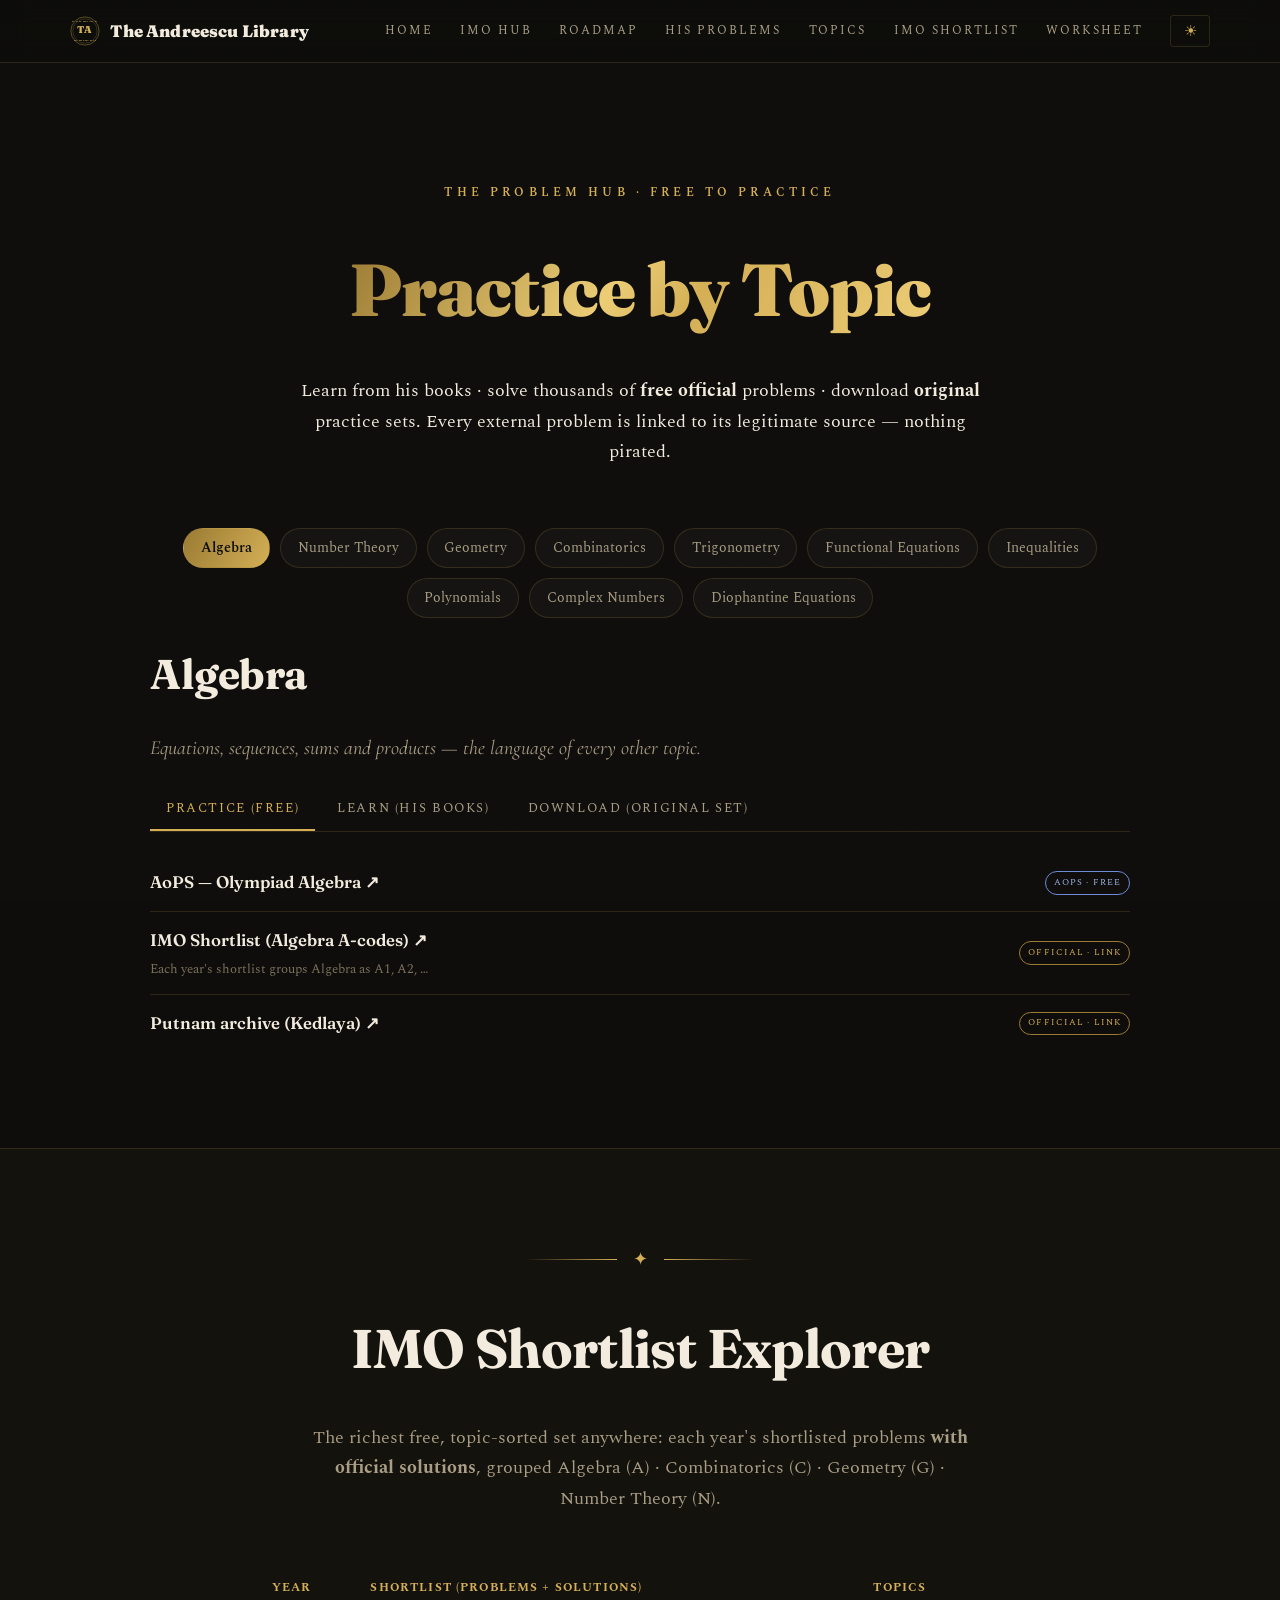
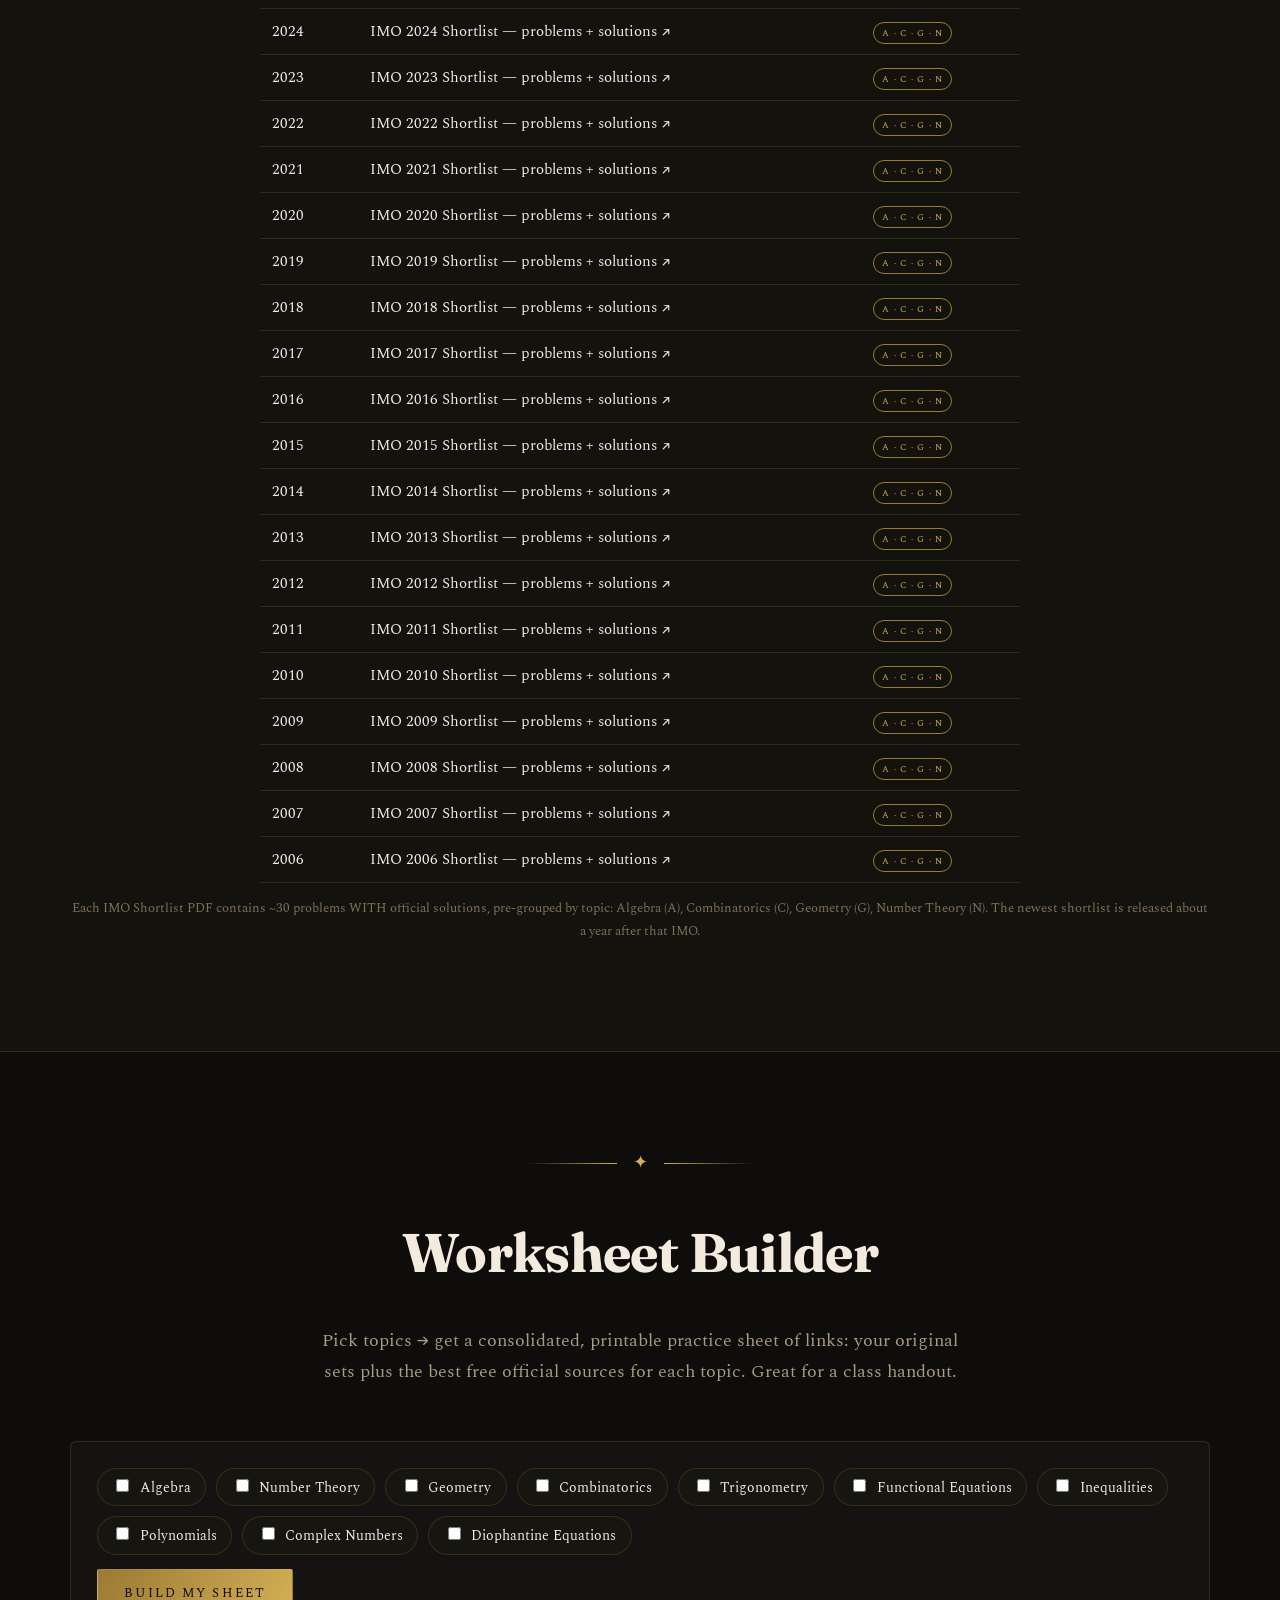
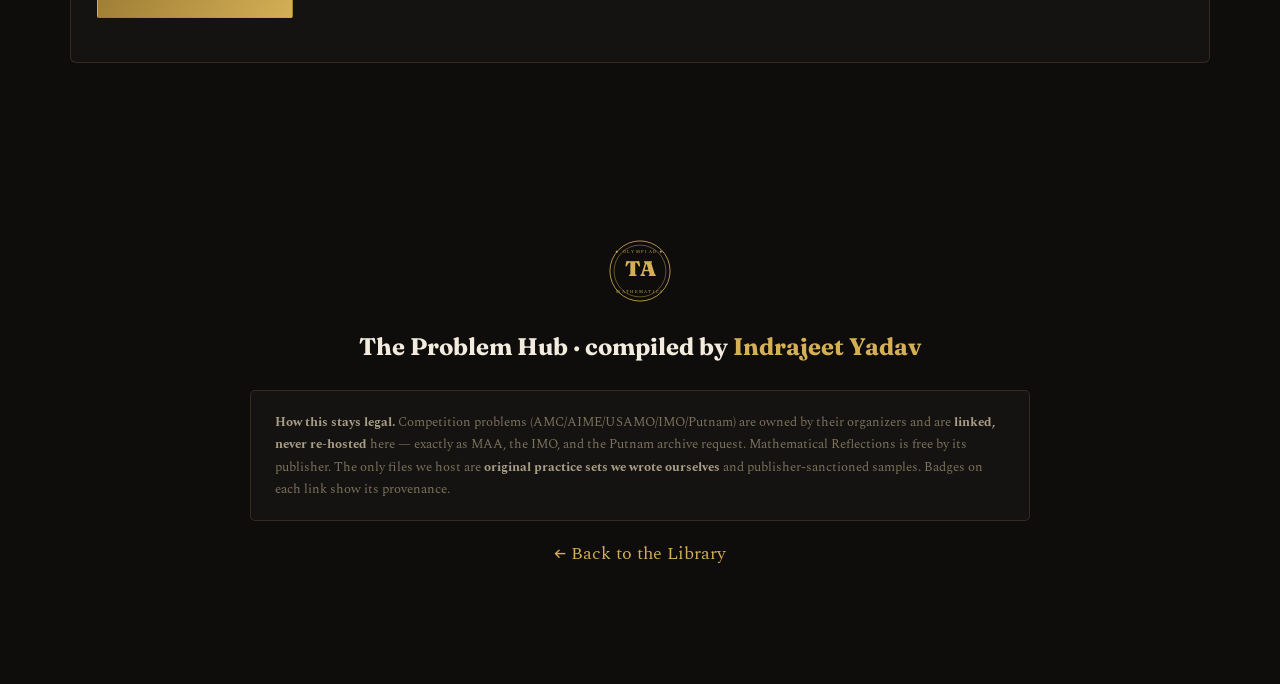
<file: practice.html>
<!DOCTYPE html>
<html lang="en" data-theme="dark">
<head>
<meta charset="UTF-8" />
<meta name="viewport" content="width=device-width, initial-scale=1.0" />
<title>The Problem Hub — Practice by Topic | The Andreescu Library</title>
<meta name="description" content="Practice olympiad mathematics by topic: learn from Titu Andreescu's books, solve thousands of free official problems (AMC, AIME, USAMO, IMO Shortlist, Putnam, Mathematical Reflections), and download original practice sets. Plus an IMO Shortlist explorer and a worksheet builder." />
<meta property="og:title" content="The Problem Hub — Practice by Topic" />
<meta property="og:description" content="Learn, solve free official problems, and download original practice sets — organized by topic." />
<meta property="og:image" content="https://yosoyun.github.io/andreescu-library/assets/og.png" />
<meta name="theme-color" content="#0e0d0b" />
<link rel="icon" href="data:image/svg+xml,%3Csvg%20xmlns='http://www.w3.org/2000/svg'%20viewBox='0%200%20100%20100'%3E%3Crect%20width='100'%20height='100'%20fill='%230e0d0b'/%3E%3Ccircle%20cx='50'%20cy='50'%20r='42'%20fill='none'%20stroke='%23d4af56'%20stroke-width='4'/%3E%3Ctext%20x='50'%20y='67'%20font-family='Georgia'%20font-weight='bold'%20font-size='46'%20fill='%23d4af56'%20text-anchor='middle'%3ETA%3C/text%3E%3C/svg%3E" />
<link rel="preconnect" href="https://fonts.googleapis.com" />
<link rel="preconnect" href="https://fonts.gstatic.com" crossorigin />
<link href="https://fonts.googleapis.com/css2?family=Fraunces:ital,opsz,wght@0,9..144,400;0,9..144,600;0,9..144,700;0,9..144,900;1,9..144,500;1,9..144,600&family=Cormorant+Garamond:ital,wght@0,500;0,600;1,500&family=Spectral:ital,wght@0,300;0,400;0,500;0,600;1,400&display=swap" rel="stylesheet" />
<link rel="stylesheet" href="assets/style.css" />
</head>
<body>
<span id="top"></span>
<div id="progress"></div>
<svg width="0" height="0" style="position:absolute"><defs>
  <symbol id="seal" viewBox="0 0 100 100">
    <circle cx="50" cy="50" r="47" fill="none" stroke="currentColor" stroke-width="1.3"/>
    <circle cx="50" cy="50" r="40.5" fill="none" stroke="currentColor" stroke-width=".7"/>
    <text x="50" y="58" text-anchor="middle" font-family="Fraunces,serif" font-weight="900" font-size="33" fill="currentColor">TA</text>
    <text x="50" y="21.5" text-anchor="middle" font-family="Spectral,serif" font-size="6" letter-spacing="2" fill="currentColor">★ OLYMPIAD ★</text>
    <text x="50" y="84.5" text-anchor="middle" font-family="Spectral,serif" font-size="6" letter-spacing="2" fill="currentColor">MATHEMATICS</text>
  </symbol>
</defs></svg>

<nav class="nav"><div class="wrap row">
  <div class="brand"><a href="index.html" style="text-decoration:none;display:flex;align-items:center;gap:.65rem;color:inherit"><svg class="bz"><use href="#seal"/></svg> The Andreescu Library</a></div>
  <div class="links">
    <a href="index.html">Home</a><a href="resources.html">IMO Hub</a><a href="prepare.html">Roadmap</a><a href="index.html#problems">His Problems</a><a href="#hub">Topics</a><a href="#shortlist">IMO Shortlist</a><a href="#builder">Worksheet</a>
    <span class="tgwrap"><button class="tg" id="tg" title="Toggle theme">☀</button></span>
  </div>
</div></nav>

<header class="hub-hero"><div class="wrap">
  <p class="eyebrow reveal in">The Problem Hub · Free to practice</p>
  <h1 class="reveal in" style="font-family:Fraunces;font-weight:900;font-size:clamp(2.4rem,7vw,4.6rem);line-height:1.02"><span class="gold-text">Practice by Topic</span></h1>
  <p class="lede reveal in" style="margin:1rem auto 0;max-width:680px;text-align:center">Learn from his books · solve thousands of <b>free official</b> problems · download <b>original</b> practice sets. Every external problem is linked to its legitimate source — nothing pirated.</p>
</div></header>

<section id="hub" style="padding-top:30px"><div class="wrap">
  <div class="topicbar" id="topicbar"></div>
  <div class="topicpanel" id="topicpanel"></div>
</div></section>

<section id="shortlist" class="band"><div class="wrap">
  <div class="sec-head reveal"><div class="dash"><span>✦</span></div><h2>IMO Shortlist Explorer</h2><p>The richest free, topic-sorted set anywhere: each year's shortlisted problems <b>with official solutions</b>, grouped Algebra (A) · Combinatorics (C) · Geometry (G) · Number Theory (N).</p></div>
  <div style="max-width:760px;margin:0 auto;overflow:auto">
    <table class="sltable"><thead><tr><th>Year</th><th>Shortlist (problems + solutions)</th><th>Topics</th></tr></thead><tbody id="sltbody"></tbody></table>
  </div>
  <p id="slnote" style="text-align:center;color:var(--ink-dim);font-size:.82rem;margin-top:14px"></p>
</div></section>

<section id="builder"><div class="wrap">
  <div class="sec-head reveal"><div class="dash"><span>✦</span></div><h2>Worksheet Builder</h2><p>Pick topics → get a consolidated, printable practice sheet of links: your original sets plus the best free official sources for each topic. Great for a class handout.</p></div>
  <div class="builder reveal">
    <div class="row" id="builder-picks"></div>
    <div class="row">
      <button class="btn solid" id="build-btn">Build my sheet</button>
      <button class="btn" id="print-btn" style="display:none">Print / Save as PDF</button>
    </div>
    <div class="out" id="builder-out"></div>
  </div>
</div></section>

<div class="wrap colophon" id="colophon">
  <svg class="seal reveal" style="width:64px;height:64px;color:var(--gold);margin:0 auto 14px"><use href="#seal"/></svg>
  <div class="credit reveal" style="font-family:Fraunces;font-weight:700;font-size:1.5rem">The Problem Hub · compiled by <b style="color:var(--gold)">Indrajeet Yadav</b></div>
  <div class="disc reveal" style="max-width:780px;margin:22px auto 0;font-size:.82rem;line-height:1.7;color:var(--ink-dim);text-align:left;background:var(--panel);border:1px solid var(--rule);padding:20px 24px;border-radius:5px">
    <b style="color:var(--ink-soft)">How this stays legal.</b> Competition problems (AMC/AIME/USAMO/IMO/Putnam) are owned by their organizers and are <b style="color:var(--ink-soft)">linked, never re-hosted</b> here — exactly as MAA, the IMO, and the Putnam archive request. Mathematical Reflections is free by its publisher. The only files we host are <b style="color:var(--ink-soft)">original practice sets we wrote ourselves</b> and publisher-sanctioned samples. Badges on each link show its provenance.
  </div>
  <p style="margin-top:18px"><a href="index.html" style="color:var(--gold);text-decoration:none">← Back to the Library</a></p>
</div>

<script>
const $=(s,el=document)=>el.querySelector(s);
const badgeClass=b=>{const t=(b||'').toLowerCase();if(t.includes('aops'))return'aops';if(t.includes('official'))return'official';if(t.includes('our')||t.includes('original'))return'original';return'free';};
let DATA=null, BOOKMAP={};

Promise.all([
  fetch('data/practice.json').then(r=>r.json()),
  fetch('data/books.json').then(r=>r.json())
]).then(([practice,books])=>{
  DATA=practice;
  books.books.forEach(b=>{BOOKMAP[b.id]={title:b.title,subtitle:b.subtitle,links:b.links||{}};});
  initTopics(); initShortlist(); initBuilder(); initReveal();
}).catch(e=>{ $('#topicpanel').innerHTML='<p style="text-align:center;color:var(--oxblood)">Could not load data. If you opened this file directly, run it via a local server (it uses fetch).</p>'; });

/* ---- topics ---- */
function initTopics(){
  const bar=$('#topicbar');
  bar.innerHTML=DATA.topics.map((t,i)=>`<button class="tchip${i===0?' active':''}" data-k="${t.key}">${t.name}</button>`).join('');
  bar.querySelectorAll('.tchip').forEach(c=>c.addEventListener('click',()=>{
    bar.querySelectorAll('.tchip').forEach(x=>x.classList.remove('active'));
    c.classList.add('active'); renderTopic(c.dataset.k);
  }));
  renderTopic(DATA.topics[0].key);
}
function renderTopic(key){
  const t=DATA.topics.find(x=>x.key===key);
  const books=(t.bookIds||[]).map(id=>BOOKMAP[id]).filter(Boolean);
  const learn=books.length?books.map(b=>{
    const L=b.links||{}; const href=L.sample||(L.isbn10?`https://www.amazon.in/dp/${L.isbn10}`:(L.publisher||'#'));
    return `<a href="${href}" target="_blank" rel="noopener">${b.title}${b.subtitle?' — '+b.subtitle:''}</a>`;
  }).join(''):'<p style="color:var(--ink-soft)">Browse the full catalogue on the home page.</p>';
  const practice=(t.free||[]).map(s=>`<div class="srcrow"><div class="sl"><a href="${s.url}" target="_blank" rel="noopener">${s.label} ↗</a>${s.note?`<small>${s.note}</small>`:''}</div><span class="pbadge ${badgeClass(s.badge)}">${s.badge}</span></div>`).join('');
  const dl=t.setReady
    ? `<div class="dlbox"><p style="margin:0 0 14px;color:var(--ink-soft)">An original, free practice set for ${t.name} — problems written for this site (not copied from any book), with full solutions.</p><a class="dl" href="${t.set}" target="_blank" rel="noopener">⬇ Download ${t.name} set (PDF)</a></div>`
    : `<div class="dlbox"><p class="soon">Original ${t.name} practice set — being finalized. Meanwhile, the <b>Practice (free)</b> tab has plenty to work on.</p></div>`;
  $('#topicpanel').innerHTML=`
    <h2>${t.name}</h2>
    <p class="tp-blurb">${t.blurb}</p>
    <div class="tabs">
      <button class="tab active" data-p="practice">Practice (free)</button>
      <button class="tab" data-p="learn">Learn (his books)</button>
      <button class="tab" data-p="download">Download (original set)</button>
    </div>
    <div class="tabpanel active" data-panel="practice">${practice}</div>
    <div class="tabpanel" data-panel="learn"><div class="bookmini">${learn}</div></div>
    <div class="tabpanel" data-panel="download">${dl}</div>`;
  $('#topicpanel').querySelectorAll('.tab').forEach(tab=>tab.addEventListener('click',()=>{
    $('#topicpanel').querySelectorAll('.tab').forEach(x=>x.classList.remove('active'));
    $('#topicpanel').querySelectorAll('.tabpanel').forEach(x=>x.classList.remove('active'));
    tab.classList.add('active');
    $(`#topicpanel .tabpanel[data-panel="${tab.dataset.p}"]`).classList.add('active');
  }));
}

/* ---- shortlist ---- */
function initShortlist(){
  const sl=DATA.shortlist; const rows=[...sl.years].reverse().map(y=>{
    const url=sl.pattern.replace('{Y}',y);
    return `<tr><td>${y}</td><td><a href="${url}" target="_blank" rel="noopener">IMO ${y} Shortlist — problems + solutions ↗</a></td><td><span class="pbadge official">A · C · G · N</span></td></tr>`;
  }).join('');
  $('#sltbody').innerHTML=rows; $('#slnote').textContent=sl.note;
}

/* ---- worksheet builder ---- */
function initBuilder(){
  $('#builder-picks').innerHTML=DATA.topics.map(t=>`<label class="pick"><input type="checkbox" value="${t.key}"> ${t.name}</label>`).join('');
  $('#builder-picks').querySelectorAll('label.pick').forEach(l=>{l.querySelector('input').addEventListener('change',e=>l.classList.toggle('on',e.target.checked));});
  $('#build-btn').addEventListener('click',()=>{
    const picked=[...$('#builder-picks').querySelectorAll('input:checked')].map(i=>i.value);
    if(!picked.length){$('#builder-out').innerHTML='<p style="color:var(--oxblood)">Pick at least one topic.</p>';return;}
    let html='<div style="background:var(--panel-solid);border:1px solid var(--rule);border-radius:6px;padding:24px"><h3 style="font-family:Fraunces;margin:0 0 .3rem">Practice Worksheet</h3><p style="color:var(--ink-dim);font-size:.82rem;margin:0 0 1rem">Compiled from The Andreescu Library · Problem Hub — links open the legitimate free source.</p>';
    picked.forEach(k=>{const t=DATA.topics.find(x=>x.key===k);
      html+=`<div style="margin:16px 0"><h4 style="font-family:Fraunces;color:var(--gold);margin:0 0 .4rem">${t.name}</h4><ul style="margin:.2rem 0;padding-left:1.1rem;line-height:1.9">`;
      if(t.setReady) html+=`<li><a href="${t.set}" target="_blank" rel="noopener">Original ${t.name} practice set (PDF)</a> <span class="pbadge original">our original</span></li>`;
      (t.free||[]).forEach(s=>{html+=`<li><a href="${s.url}" target="_blank" rel="noopener">${s.label}</a> <span class="pbadge ${badgeClass(s.badge)}">${s.badge}</span></li>`;});
      html+='</ul></div>';
    });
    html+='</div>';
    $('#builder-out').innerHTML=html; $('#print-btn').style.display='inline-flex';
  });
  $('#print-btn').addEventListener('click',()=>window.print());
}

/* ---- chrome ---- */
function initReveal(){const io=new IntersectionObserver(es=>es.forEach(e=>{if(e.isIntersecting){e.target.classList.add('in');io.unobserve(e.target);}}),{threshold:.1});document.querySelectorAll('.reveal').forEach(el=>io.observe(el));}
const prog=$('#progress');addEventListener('scroll',()=>{const h=document.documentElement;prog.style.width=(h.scrollTop/(h.scrollHeight-h.clientHeight)*100)+'%';},{passive:true});
const tg=$('#tg'),root=document.documentElement,saved=localStorage.getItem('al-theme2');
if(saved)root.setAttribute('data-theme',saved);tg.textContent=root.getAttribute('data-theme')==='light'?'☾':'☀';
tg.addEventListener('click',()=>{const l=root.getAttribute('data-theme')==='light';root.setAttribute('data-theme',l?'dark':'light');tg.textContent=l?'☀':'☾';localStorage.setItem('al-theme2',l?'dark':'light');});
</script>
</body>
</html>
</file>
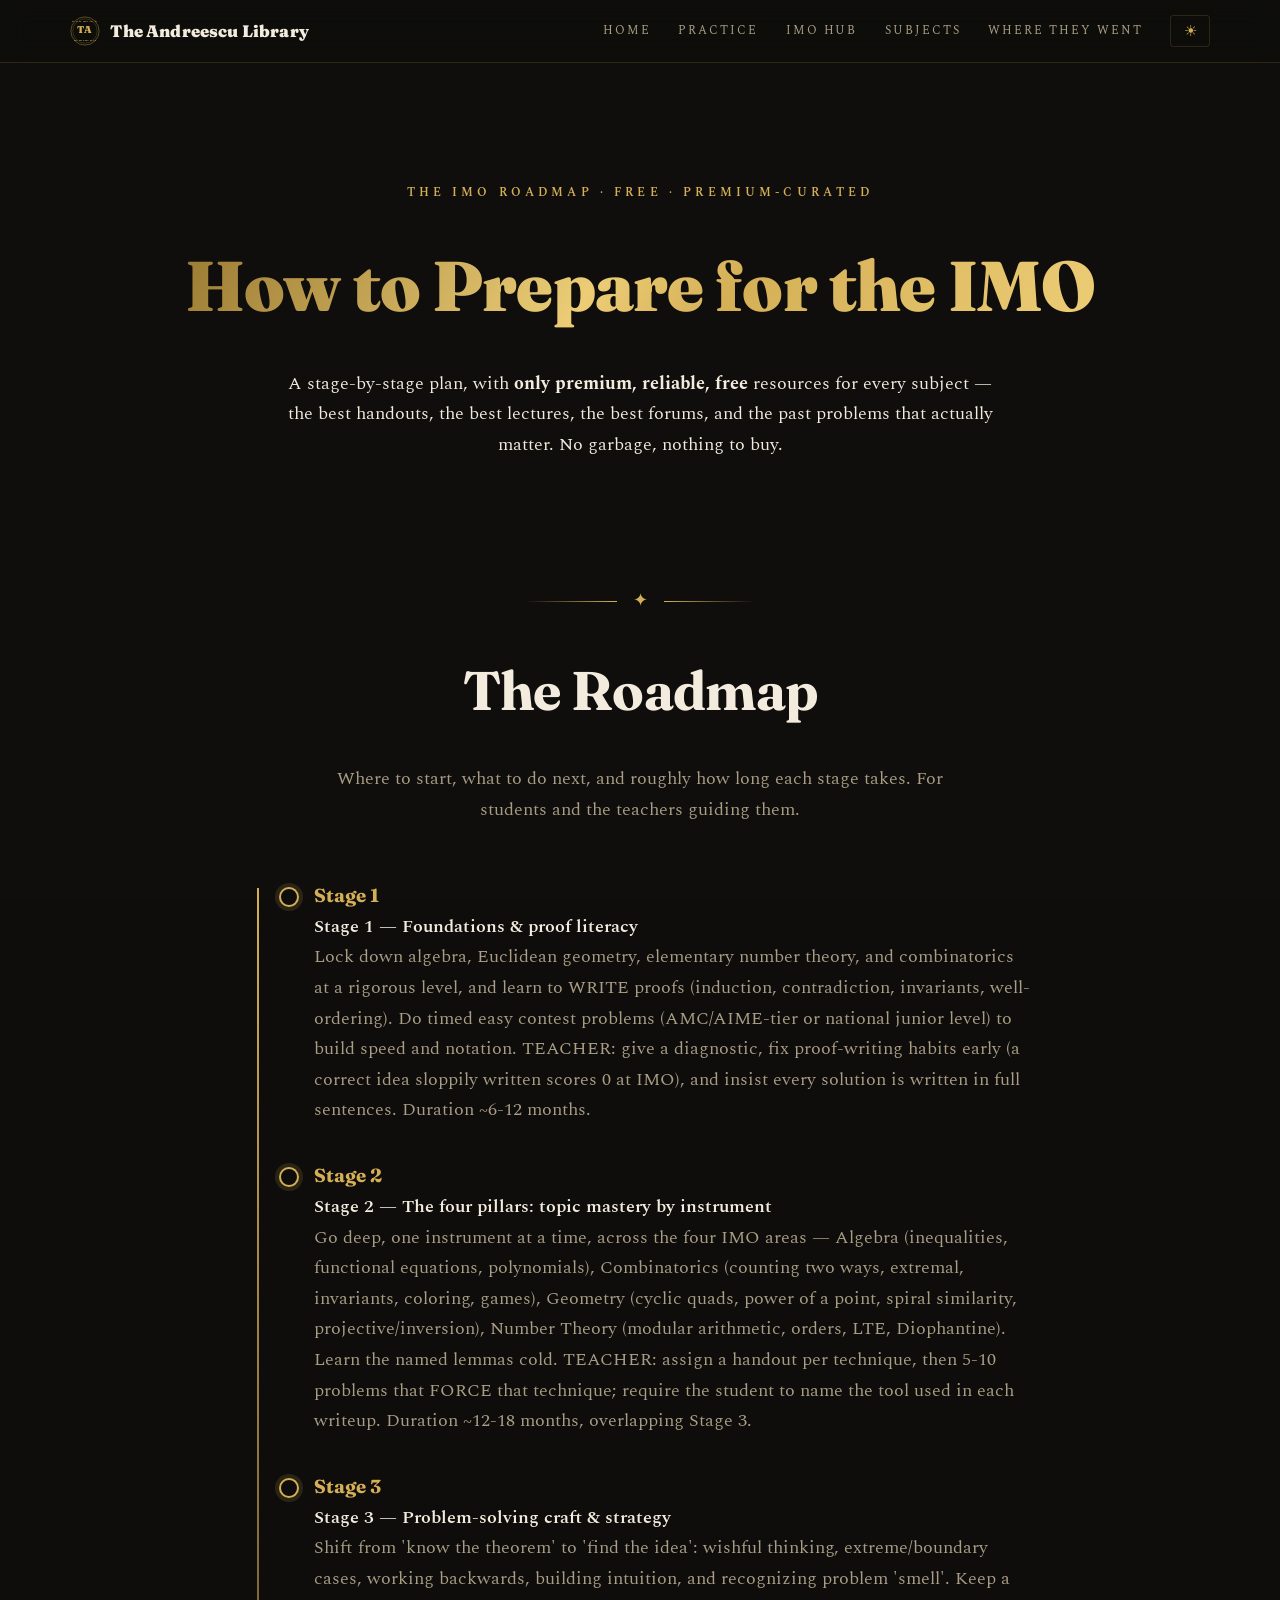
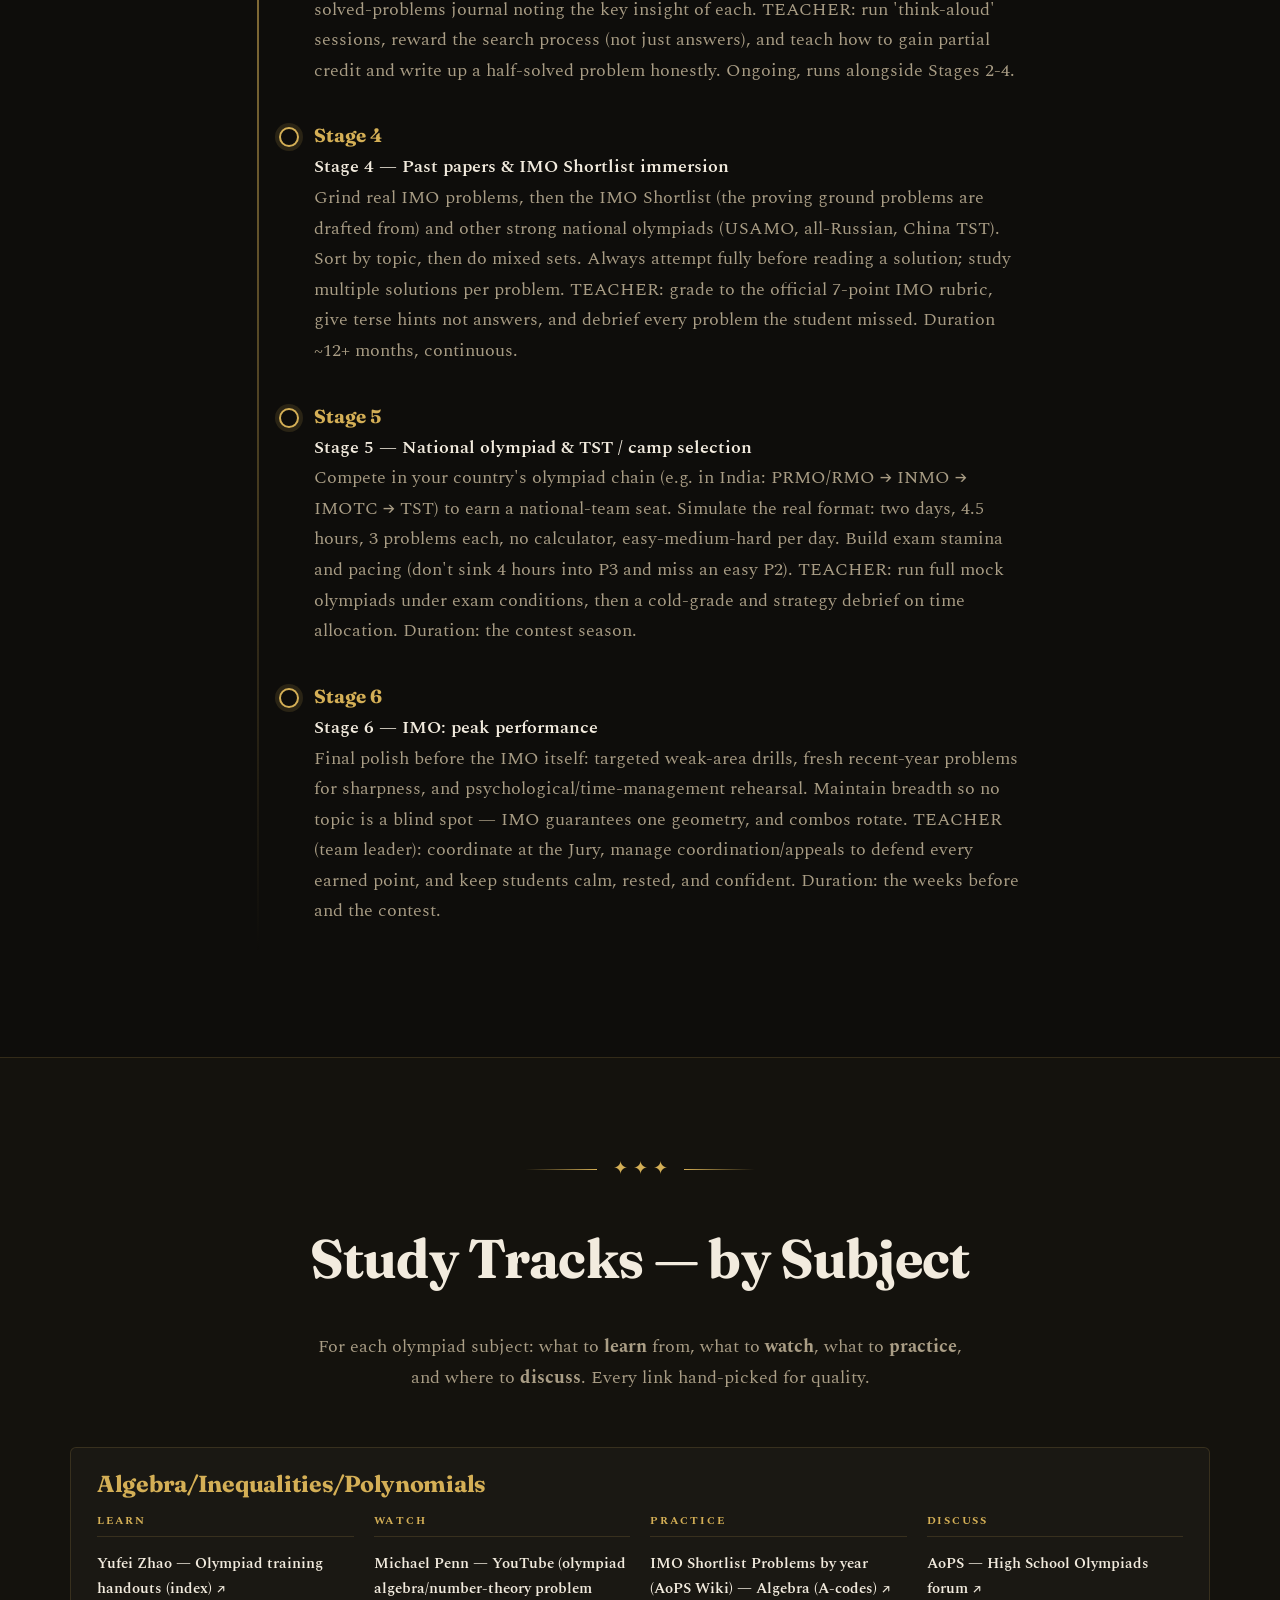
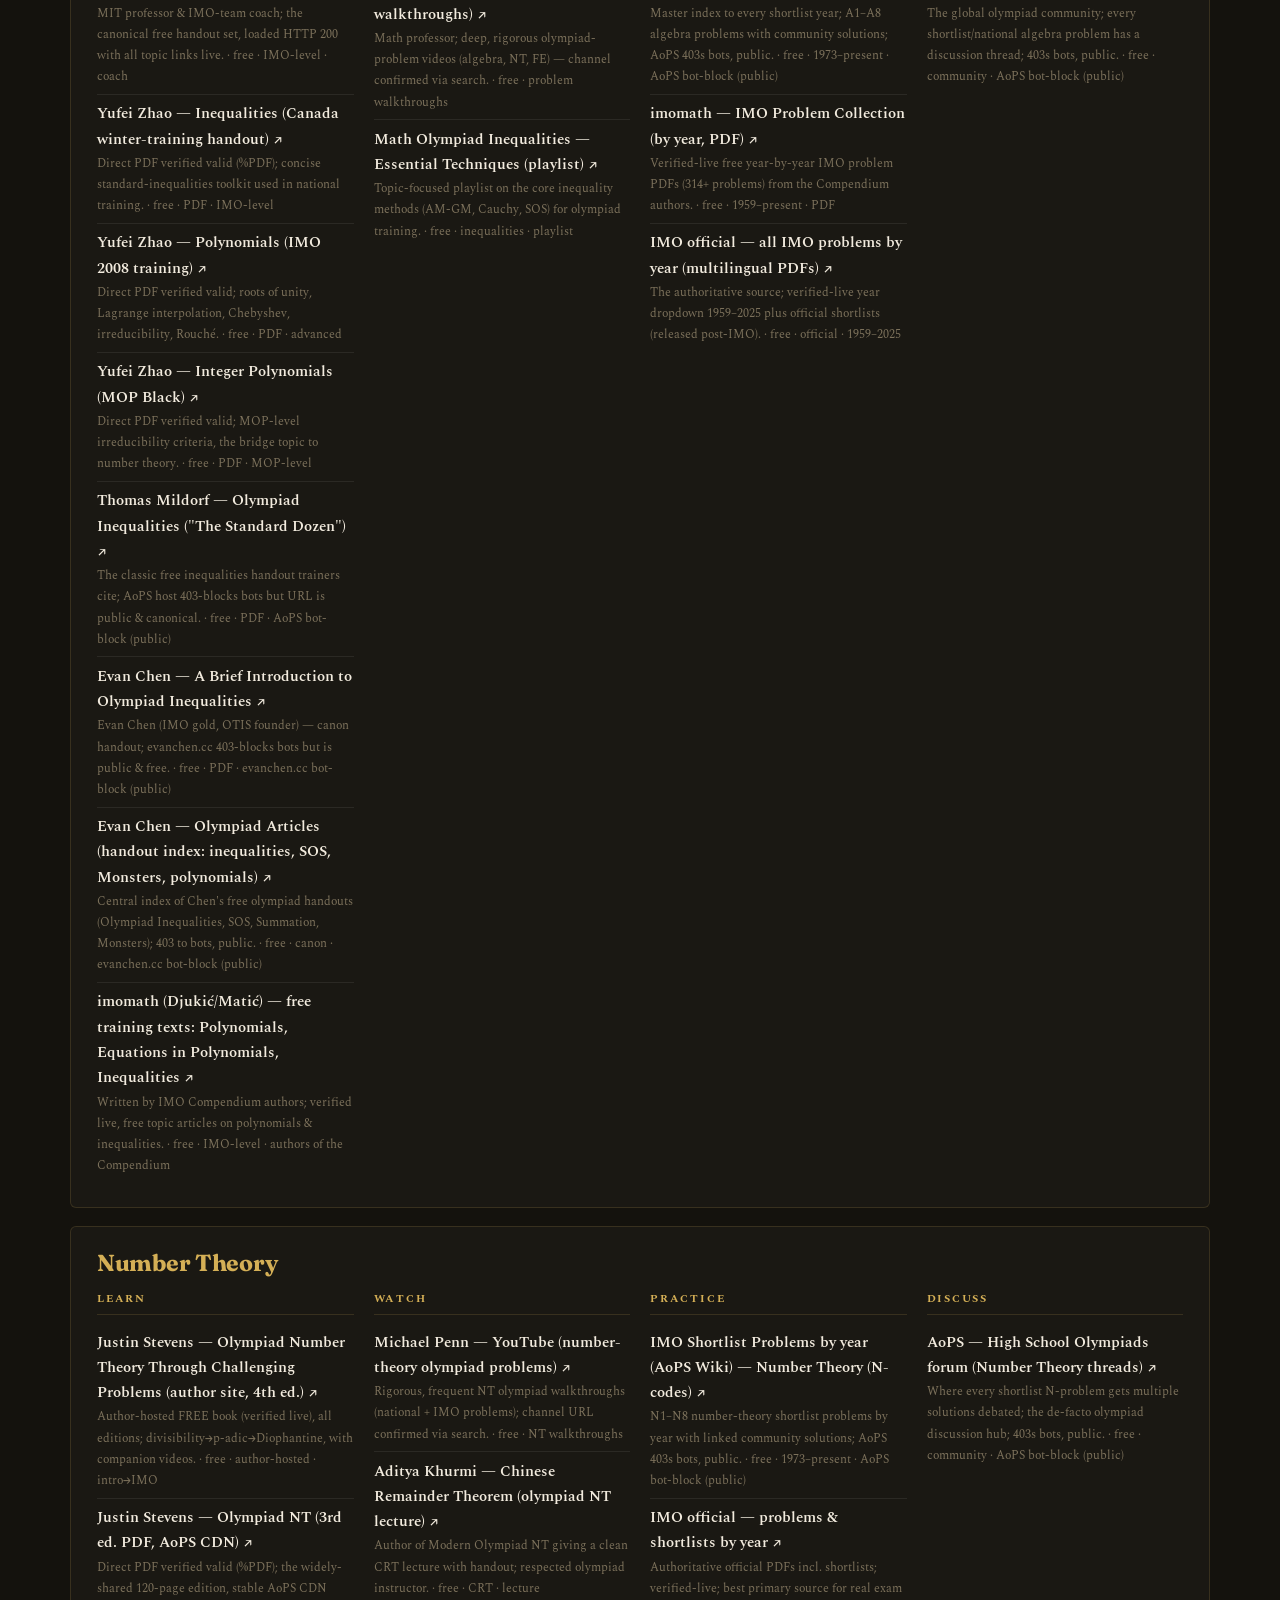
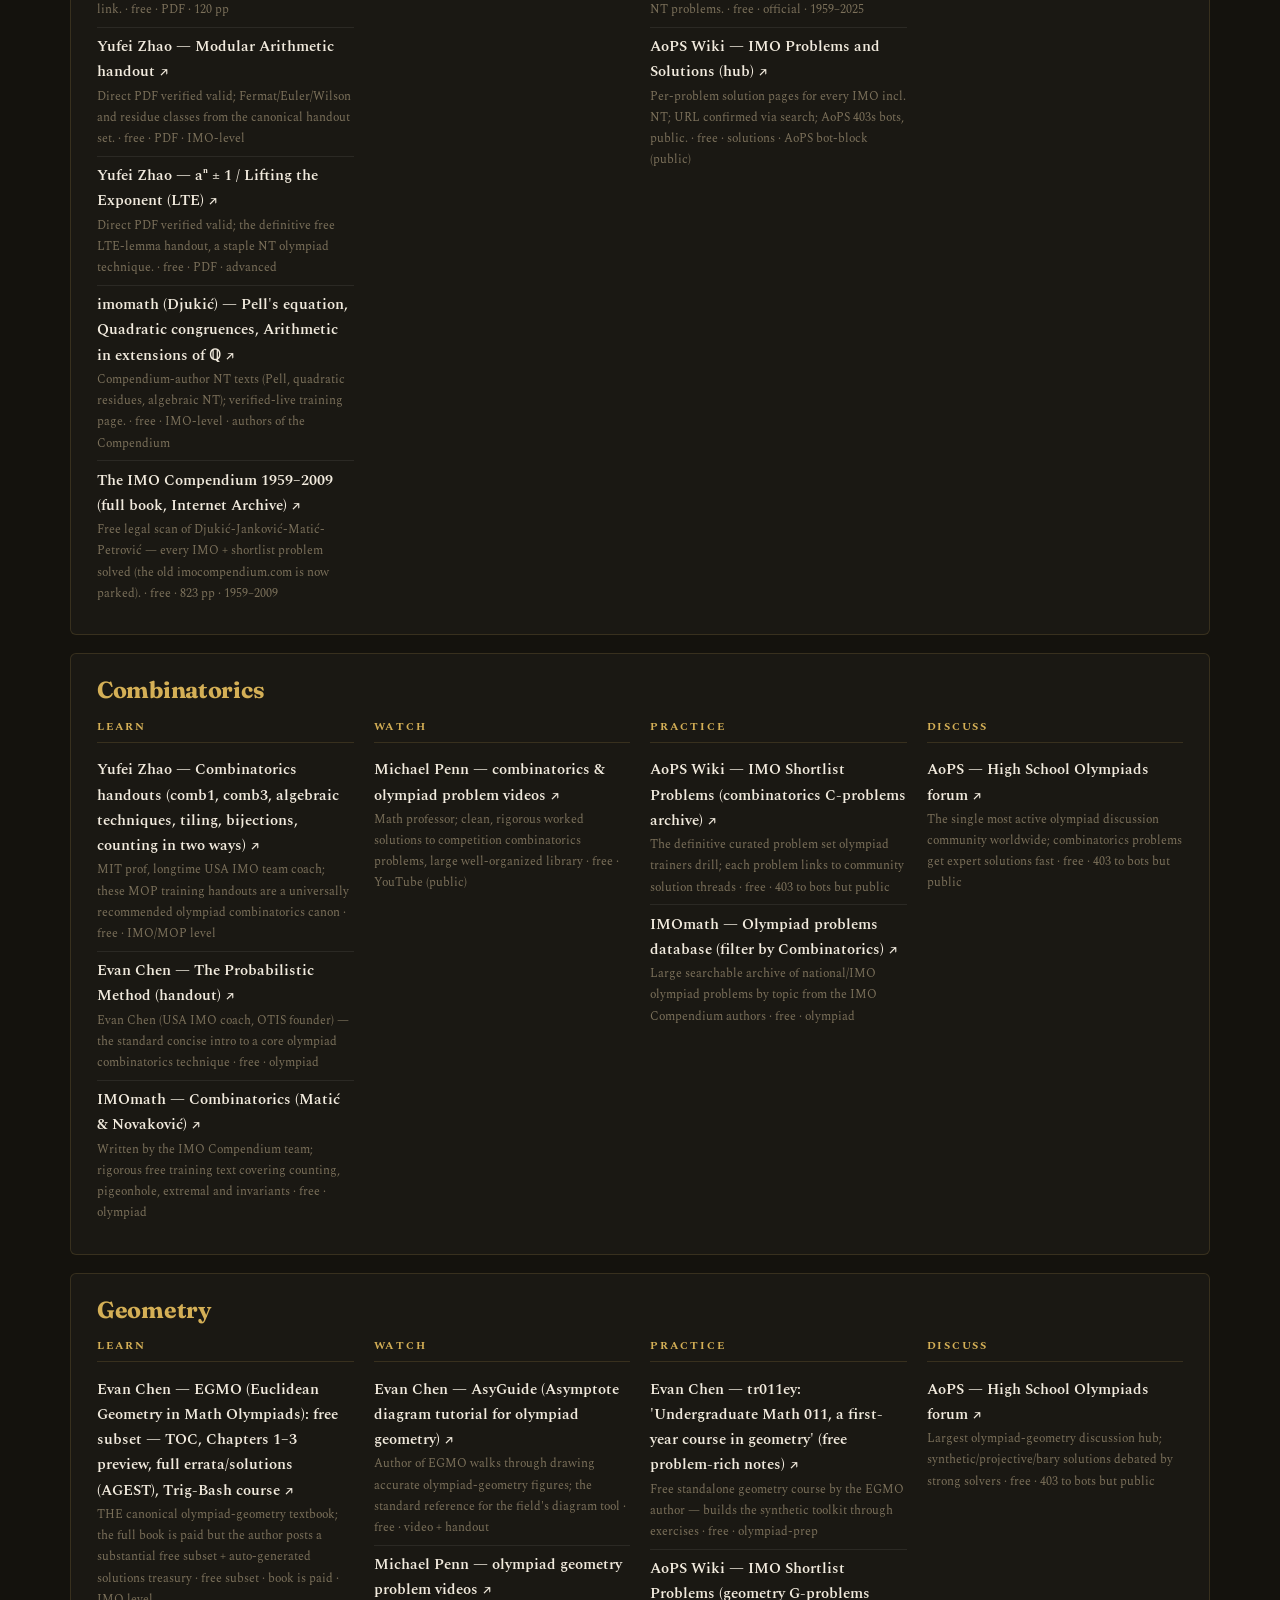
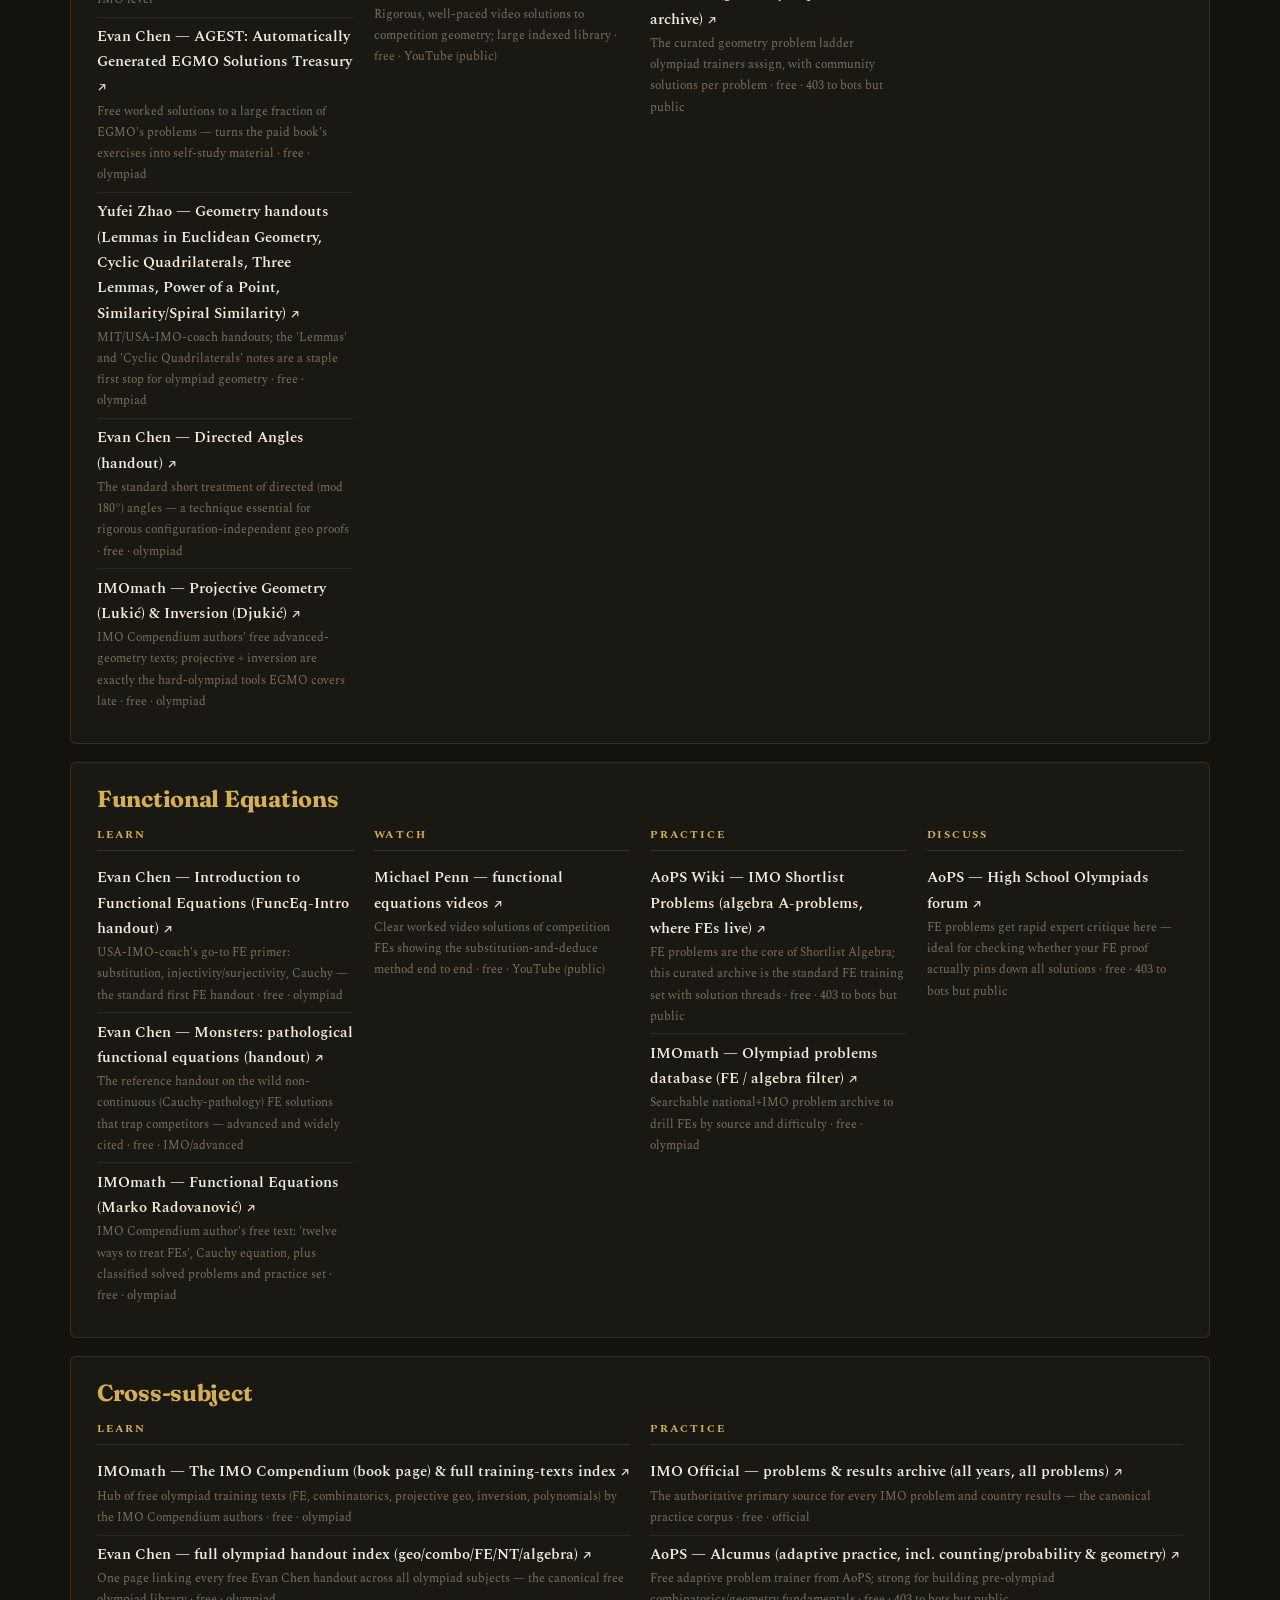
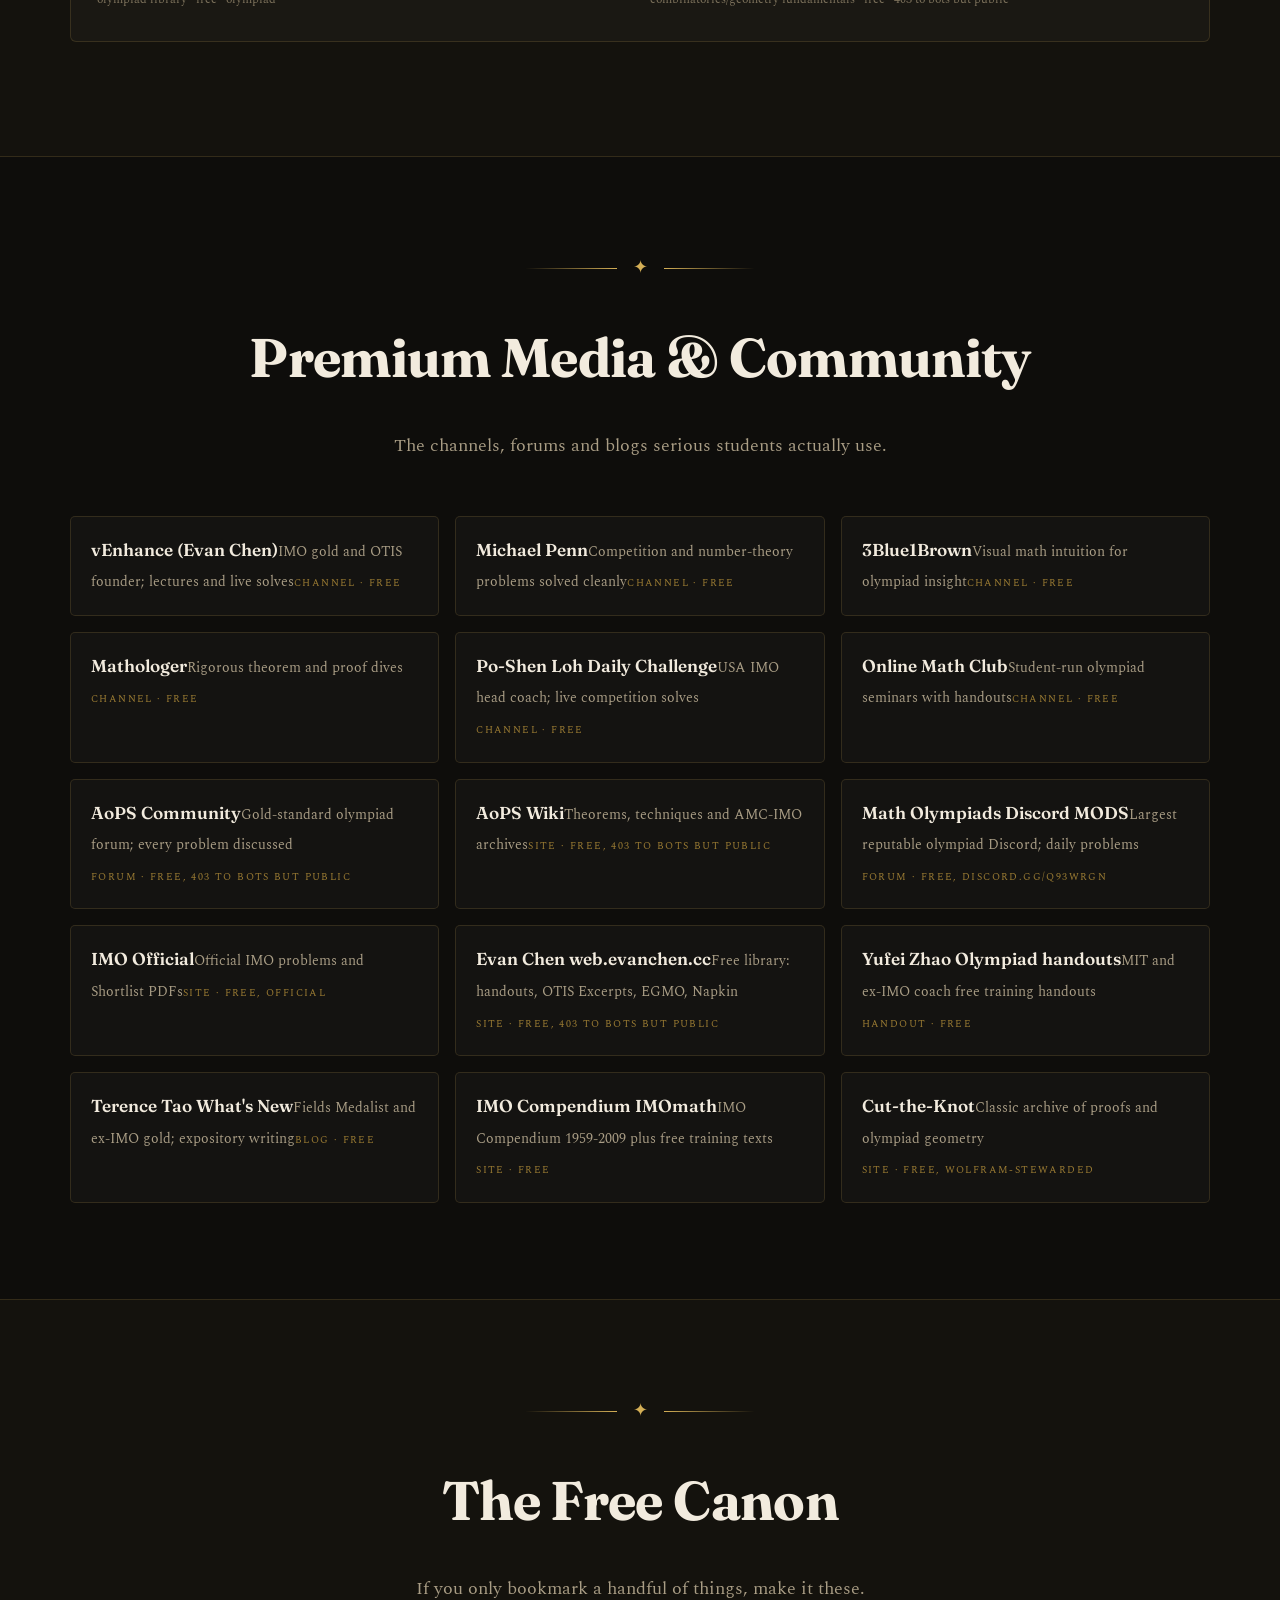
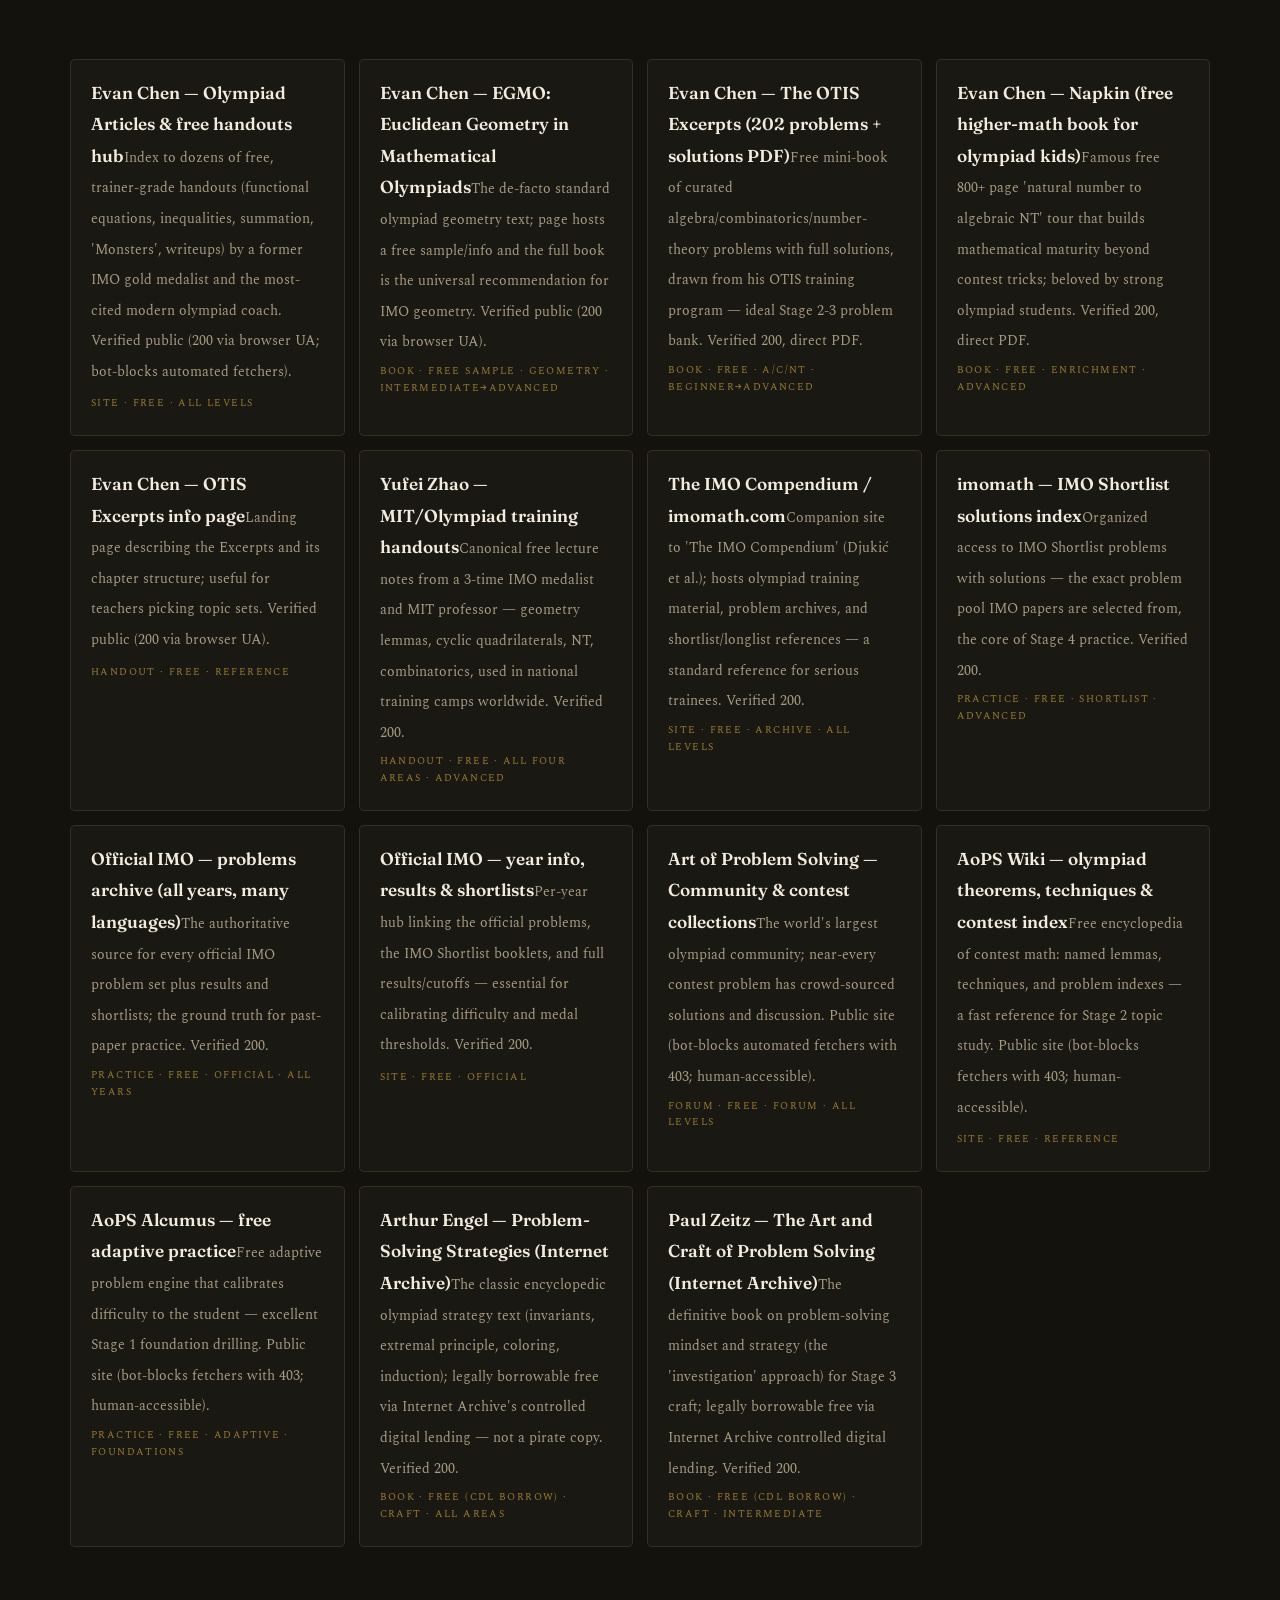
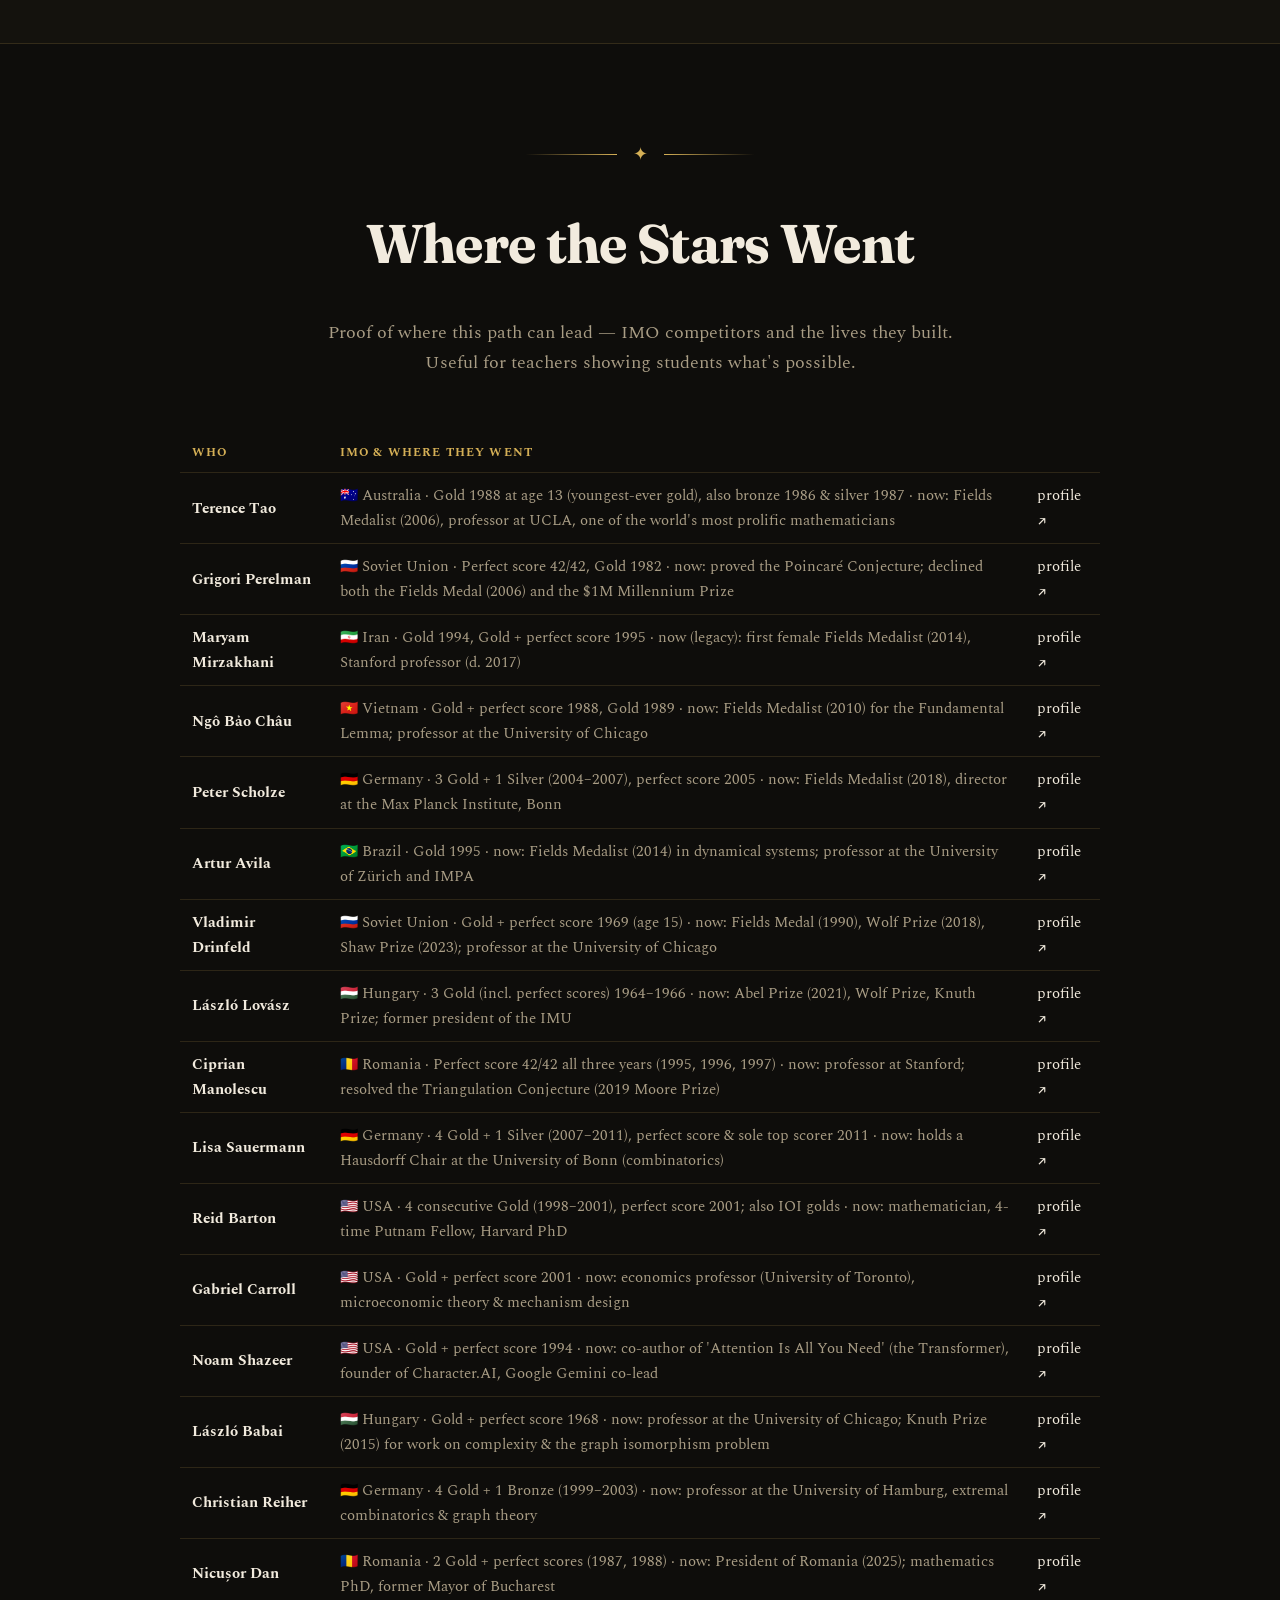
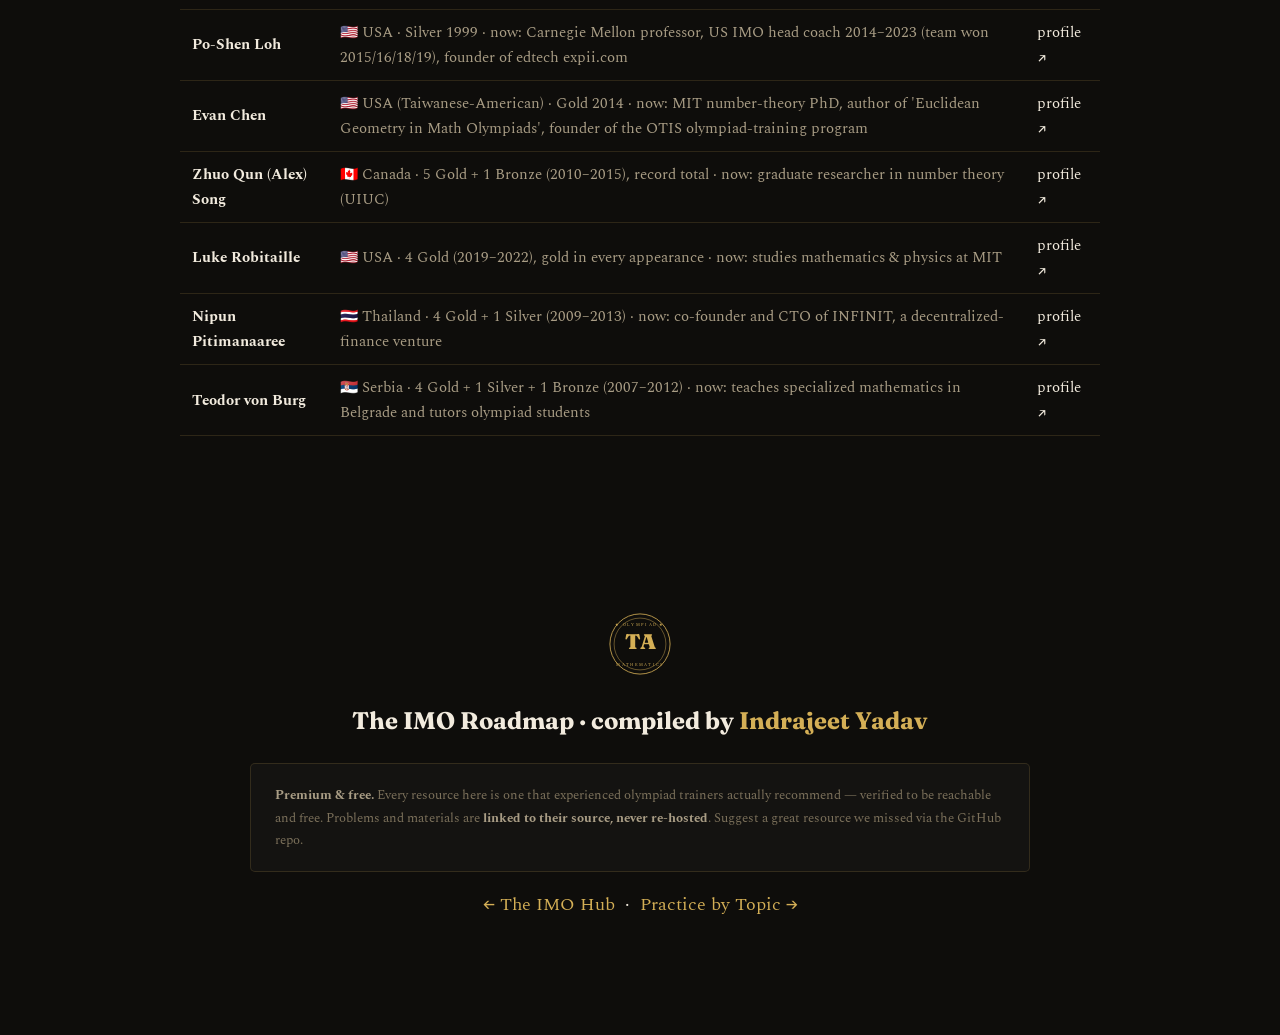
<file: prepare.html>
<!DOCTYPE html>
<html lang="en" data-theme="dark">
<head>
<meta charset="UTF-8" />
<meta name="viewport" content="width=device-width, initial-scale=1.0" />
<title>How to Prepare for the IMO — A Free Structured Roadmap | The Andreescu Library</title>
<meta name="description" content="A free, structured roadmap to prepare for the International Mathematical Olympiad: a stage-by-stage plan, premium per-subject resources (the best free books, handouts, YouTube and forums), recommended past-year practice, and where the legends went." />
<meta property="og:title" content="How to Prepare for the IMO — A Free Roadmap" />
<meta property="og:description" content="A stage-by-stage plan with only premium, reliable, free resources for every olympiad subject." />
<meta property="og:image" content="https://yosoyun.github.io/andreescu-library/assets/og.png" />
<meta name="theme-color" content="#0e0d0b" />
<link rel="icon" href="data:image/svg+xml,%3Csvg%20xmlns='http://www.w3.org/2000/svg'%20viewBox='0%200%20100%20100'%3E%3Crect%20width='100'%20height='100'%20fill='%230e0d0b'/%3E%3Ccircle%20cx='50'%20cy='50'%20r='42'%20fill='none'%20stroke='%23d4af56'%20stroke-width='4'/%3E%3Ctext%20x='50'%20y='67'%20font-family='Georgia'%20font-weight='bold'%20font-size='46'%20fill='%23d4af56'%20text-anchor='middle'%3ETA%3C/text%3E%3C/svg%3E" />
<link rel="preconnect" href="https://fonts.googleapis.com" />
<link rel="preconnect" href="https://fonts.gstatic.com" crossorigin />
<link href="https://fonts.googleapis.com/css2?family=Fraunces:ital,opsz,wght@0,9..144,400;0,9..144,600;0,9..144,700;0,9..144,900;1,9..144,500;1,9..144,600&family=Cormorant+Garamond:ital,wght@0,500;0,600;1,500&family=Spectral:ital,wght@0,300;0,400;0,500;0,600;1,400&display=swap" rel="stylesheet" />
<link rel="stylesheet" href="assets/style.css" />
</head>
<body>
<span id="top"></span>
<div id="progress"></div>
<svg width="0" height="0" style="position:absolute"><defs>
  <symbol id="seal" viewBox="0 0 100 100">
    <circle cx="50" cy="50" r="47" fill="none" stroke="currentColor" stroke-width="1.3"/>
    <circle cx="50" cy="50" r="40.5" fill="none" stroke="currentColor" stroke-width=".7"/>
    <text x="50" y="58" text-anchor="middle" font-family="Fraunces,serif" font-weight="900" font-size="33" fill="currentColor">TA</text>
    <text x="50" y="21.5" text-anchor="middle" font-family="Spectral,serif" font-size="6" letter-spacing="2" fill="currentColor">★ OLYMPIAD ★</text>
    <text x="50" y="84.5" text-anchor="middle" font-family="Spectral,serif" font-size="6" letter-spacing="2" fill="currentColor">MATHEMATICS</text>
  </symbol>
</defs></svg>

<nav class="nav"><div class="wrap row">
  <div class="brand"><a href="index.html" style="text-decoration:none;display:flex;align-items:center;gap:.65rem;color:inherit"><svg class="bz"><use href="#seal"/></svg> The Andreescu Library</a></div>
  <div class="links">
    <a href="index.html">Home</a><a href="practice.html">Practice</a><a href="resources.html">IMO Hub</a><a href="#tracks">Subjects</a><a href="#winners">Where They Went</a>
    <span class="tgwrap"><button class="tg" id="tg" title="Toggle theme">☀</button></span>
  </div>
</div></nav>

<header class="hub-hero"><div class="wrap">
  <p class="eyebrow reveal in">The IMO Roadmap · Free · Premium-curated</p>
  <h1 class="reveal in" style="font-family:Fraunces;font-weight:900;font-size:clamp(2.2rem,6.5vw,4.4rem);line-height:1.02"><span class="gold-text">How to Prepare for the IMO</span></h1>
  <p class="lede reveal in" style="margin:1rem auto 0;max-width:720px;text-align:center">A stage-by-stage plan, with <b>only premium, reliable, free</b> resources for every subject — the best handouts, the best lectures, the best forums, and the past problems that actually matter. No garbage, nothing to buy.</p>
</div></header>

<section id="roadmap"><div class="wrap">
  <div class="sec-head reveal"><div class="dash"><span>✦</span></div><h2>The Roadmap</h2><p>Where to start, what to do next, and roughly how long each stage takes. For students and the teachers guiding them.</p></div>
  <div class="timeline reveal" id="roadmap-stages"></div>
</div></section>

<section id="tracks" class="band"><div class="wrap">
  <div class="sec-head reveal"><div class="dash"><span>✦ ✦ ✦</span></div><h2>Study Tracks — by Subject</h2><p>For each olympiad subject: what to <b>learn</b> from, what to <b>watch</b>, what to <b>practice</b>, and where to <b>discuss</b>. Every link hand-picked for quality.</p></div>
  <div id="tracks-body"></div>
</div></section>

<section id="media"><div class="wrap">
  <div class="sec-head reveal"><div class="dash"><span>✦</span></div><h2>Premium Media &amp; Community</h2><p>The channels, forums and blogs serious students actually use.</p></div>
  <div class="medias reveal" id="media-body"></div>
</div></section>

<section id="core" class="band"><div class="wrap">
  <div class="sec-head reveal"><div class="dash"><span>✦</span></div><h2>The Free Canon</h2><p>If you only bookmark a handful of things, make it these.</p></div>
  <div class="corewrap reveal" id="core-body"></div>
</div></section>

<section id="winners"><div class="wrap">
  <div class="sec-head reveal"><div class="dash"><span>✦</span></div><h2>Where the Stars Went</h2><p>Proof of where this path can lead — IMO competitors and the lives they built. Useful for teachers showing students what's possible.</p></div>
  <div style="max-width:920px;margin:0 auto;overflow:auto"><table class="sltable reveal"><thead><tr><th>Who</th><th>IMO &amp; where they went</th><th></th></tr></thead><tbody id="winners-body"></tbody></table></div>
</div></section>

<div class="wrap colophon" id="colophon">
  <svg class="seal reveal" style="width:64px;height:64px;color:var(--gold);margin:0 auto 14px"><use href="#seal"/></svg>
  <div class="credit reveal" style="font-family:Fraunces;font-weight:700;font-size:1.5rem">The IMO Roadmap · compiled by <b style="color:var(--gold)">Indrajeet Yadav</b></div>
  <div class="disc reveal" style="max-width:780px;margin:22px auto 0;font-size:.82rem;line-height:1.7;color:var(--ink-dim);text-align:left;background:var(--panel);border:1px solid var(--rule);padding:20px 24px;border-radius:5px">
    <b style="color:var(--ink-soft)">Premium &amp; free.</b> Every resource here is one that experienced olympiad trainers actually recommend — verified to be reachable and free. Problems and materials are <b style="color:var(--ink-soft)">linked to their source, never re-hosted</b>. Suggest a great resource we missed via the GitHub repo.
  </div>
  <p style="margin-top:18px"><a href="resources.html" style="color:var(--gold);text-decoration:none">← The IMO Hub</a> &nbsp;·&nbsp; <a href="practice.html" style="color:var(--gold);text-decoration:none">Practice by Topic →</a></p>
</div>
<button class="topbtn" id="topbtn" title="Back to top">↑</button>

<script>
const $=(s,el=document)=>el.querySelector(s);
const esc=s=>(s||'').replace(/"/g,'&quot;');
fetch('data/prepare.json').then(r=>r.json()).then(d=>{render(d);initChrome();})
  .catch(()=>{$('#tracks-body').innerHTML='<p style="text-align:center;color:var(--oxblood)">Could not load the roadmap data. Serve over http (it uses fetch).</p>';});

function resLink(it){
  const label=it.url?`<a class="res" href="${it.url}" target="_blank" rel="noopener"><span class="rl">${it.label} ↗</span>${it.why?`<span class="pwhy">${it.why}${it.extra?' · '+it.extra:''}</span>`:''}</a>`
                     :`<div class="res"><span class="rl">${it.label}</span>${it.why?`<span class="pwhy">${it.why}${it.extra?' · '+it.extra:''}</span>`:''}</div>`;
  return label;
}
function render(d){
  const all=(d.clusters||[]).flatMap(c=>c.items||[]);
  const byGroup={}; all.forEach(it=>{(byGroup[it.group]=byGroup[it.group]||[]).push(it);});

  // 1. roadmap stages
  const stages=(byGroup['Roadmap']||[]).slice().sort((a,b)=>(parseInt(a.extra)||0)-(parseInt(b.extra)||0));
  $('#roadmap-stages').innerHTML = stages.length ? stages.map((s,i)=>`<div class="tl"><div class="yr">Stage ${parseInt(s.extra)||i+1}</div><div class="ev"><b>${s.label}</b>${s.url?` — <a href="${s.url}" target="_blank" rel="noopener" style="color:var(--gold)">resource ↗</a>`:''}<br>${s.why||''}</div></div>`).join('')
    : '<p style="color:var(--ink-soft)">Roadmap loading…</p>';

  // 2. subject tracks: groups like "Algebra · Learn"
  const SUBORDER=['Algebra/Inequalities/Polynomials','Number Theory','Combinatorics','Geometry','Functional Equations','Polynomials','Cross-subject'];
  const PHASEORDER=['Learn','Watch','Practice','Discuss'];
  const subj={};
  Object.keys(byGroup).forEach(g=>{ if(g.includes('·')){const [s,p]=g.split('·').map(x=>x.trim()); (subj[s]=subj[s]||{})[p]=byGroup[g];}});
  const subjNames=Object.keys(subj).sort((a,b)=>{const ia=SUBORDER.indexOf(a),ib=SUBORDER.indexOf(b);return (ia<0?99:ia)-(ib<0?99:ib);});
  $('#tracks-body').innerHTML = subjNames.map(s=>{
    const phases=Object.keys(subj[s]).sort((a,b)=>{const ia=PHASEORDER.findIndex(p=>a.startsWith(p)),ib=PHASEORDER.findIndex(p=>b.startsWith(p));return (ia<0?99:ia)-(ib<0?99:ib);});
    return `<div class="track reveal"><div class="thead"><h3>${s}</h3></div><div class="phases">${
      phases.map(p=>`<div class="phase"><h4>${p}</h4>${subj[s][p].map(resLink).join('')}</div>`).join('')
    }</div></div>`;
  }).join('') || '<p style="color:var(--ink-soft)">Subject tracks loading…</p>';

  // 3. media & community
  const media=[...(byGroup['YouTube']||[]),...(byGroup['Community']||[]),...(byGroup['Blogs']||[])];
  $('#media-body').innerHTML = media.map(it=>`<a class="mcard reveal" href="${it.url||'#'}" target="_blank" rel="noopener"><span class="ml">${it.label}</span><span class="mw">${it.why||''}</span><span class="mk">${it.kind||''}${it.extra?' · '+it.extra:''}</span></a>`).join('');

  // 4. core canon
  const core=byGroup['Core resources']||byGroup['Core']||[];
  $('#core-body').innerHTML = core.map(it=>`<a class="mcard reveal" href="${it.url||'#'}" target="_blank" rel="noopener"><span class="ml">${it.label}</span><span class="mw">${it.why||''}</span><span class="mk">${it.kind||'free'}${it.extra?' · '+it.extra:''}</span></a>`).join('');

  // 5. winners / where they went
  const w=byGroup['Winners']||[];
  $('#winners-body').innerHTML = w.map(it=>`<tr><td><b>${it.label}</b></td><td style="color:var(--ink-soft)">${it.extra||it.why||''}</td><td>${it.url?`<a href="${it.url}" target="_blank" rel="noopener">profile ↗</a>`:''}</td></tr>`).join('');
}
function initChrome(){
  const io=new IntersectionObserver(es=>es.forEach(x=>{if(x.isIntersecting){x.target.classList.add('in');io.unobserve(x.target);}}),{threshold:.06});
  document.querySelectorAll('.reveal').forEach(el=>io.observe(el));
  const prog=$('#progress'),tb2=$('#topbtn');
  addEventListener('scroll',()=>{const h=document.documentElement;prog.style.width=(h.scrollTop/(h.scrollHeight-h.clientHeight)*100)+'%';tb2.classList.toggle('show',h.scrollTop>700);},{passive:true});
  tb2.addEventListener('click',()=>scrollTo({top:0,behavior:'smooth'}));
}
const tg=$('#tg'),root=document.documentElement,saved=localStorage.getItem('al-theme2');
if(saved)root.setAttribute('data-theme',saved);tg.textContent=root.getAttribute('data-theme')==='light'?'☾':'☀';
tg.addEventListener('click',()=>{const l=root.getAttribute('data-theme')==='light';root.setAttribute('data-theme',l?'dark':'light');tg.textContent=l?'☀':'☾';localStorage.setItem('al-theme2',l?'dark':'light');});
</script>
</body>
</html>
</file>
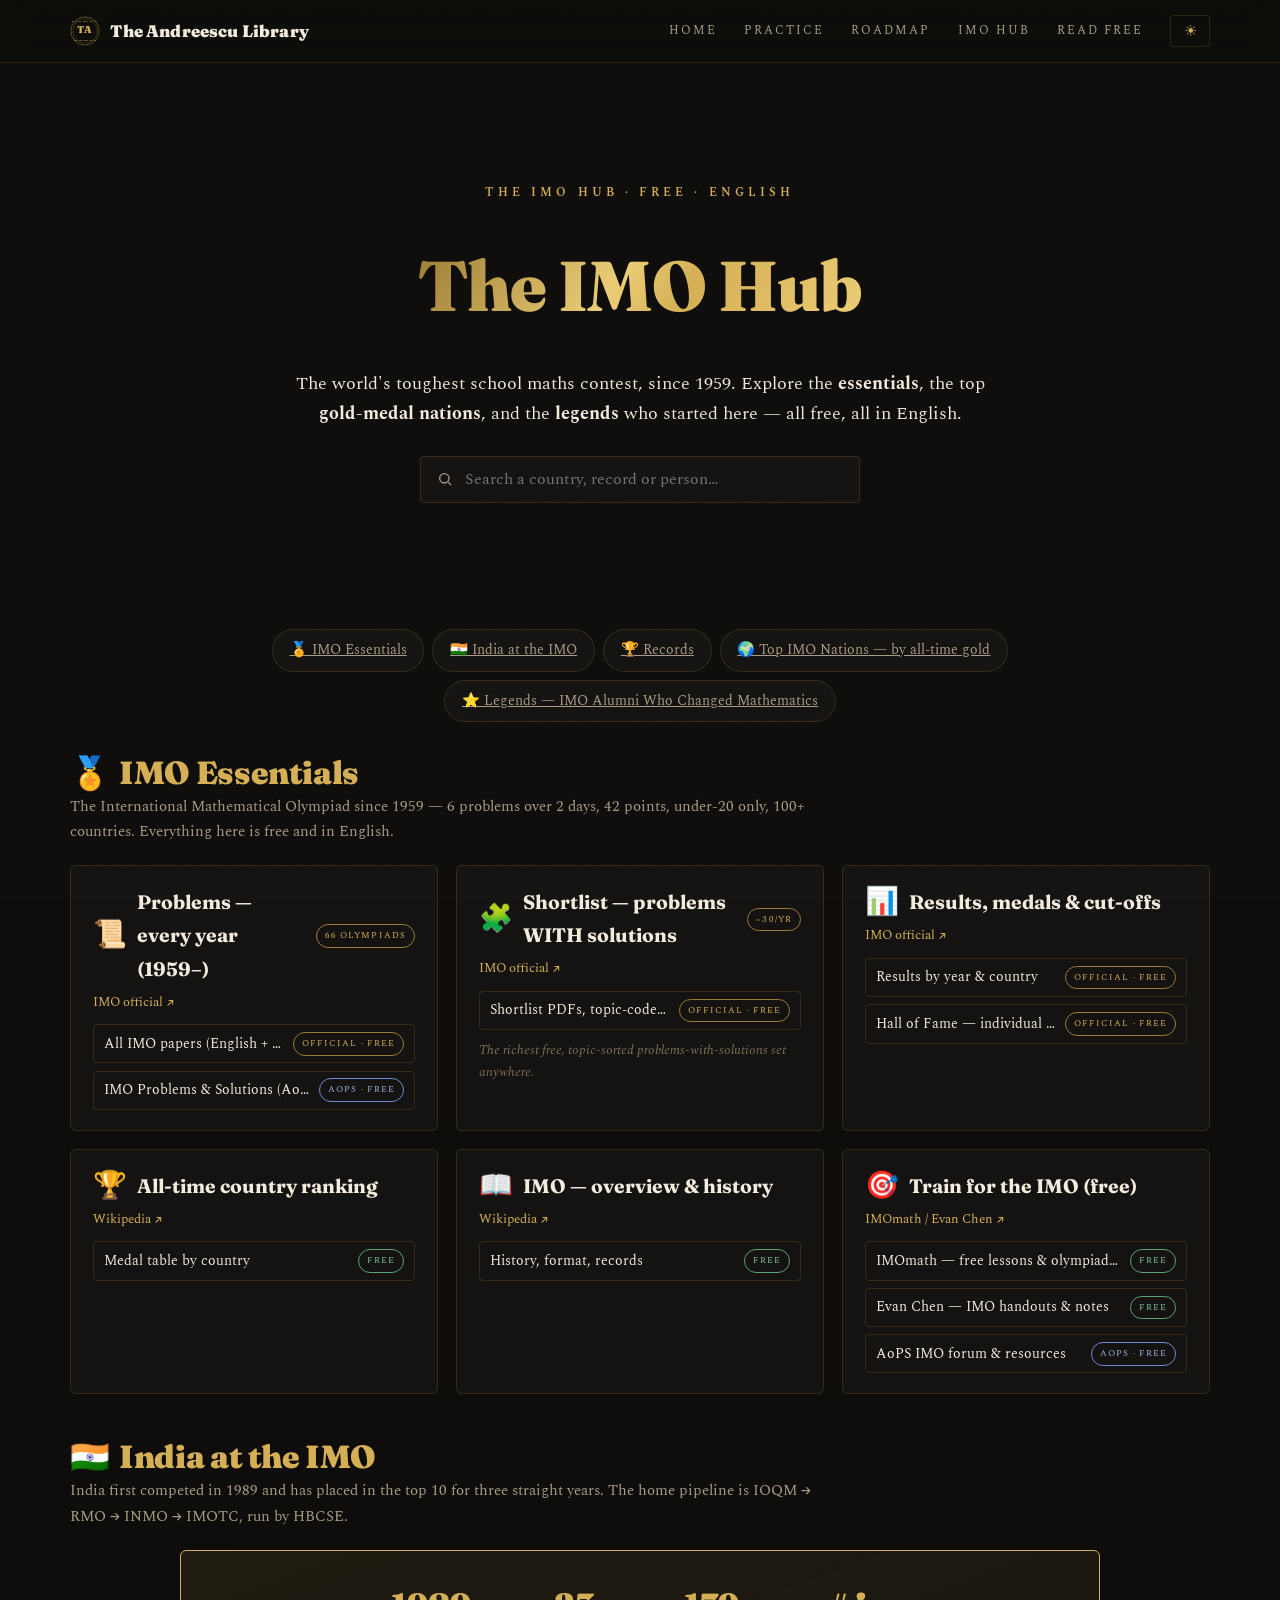
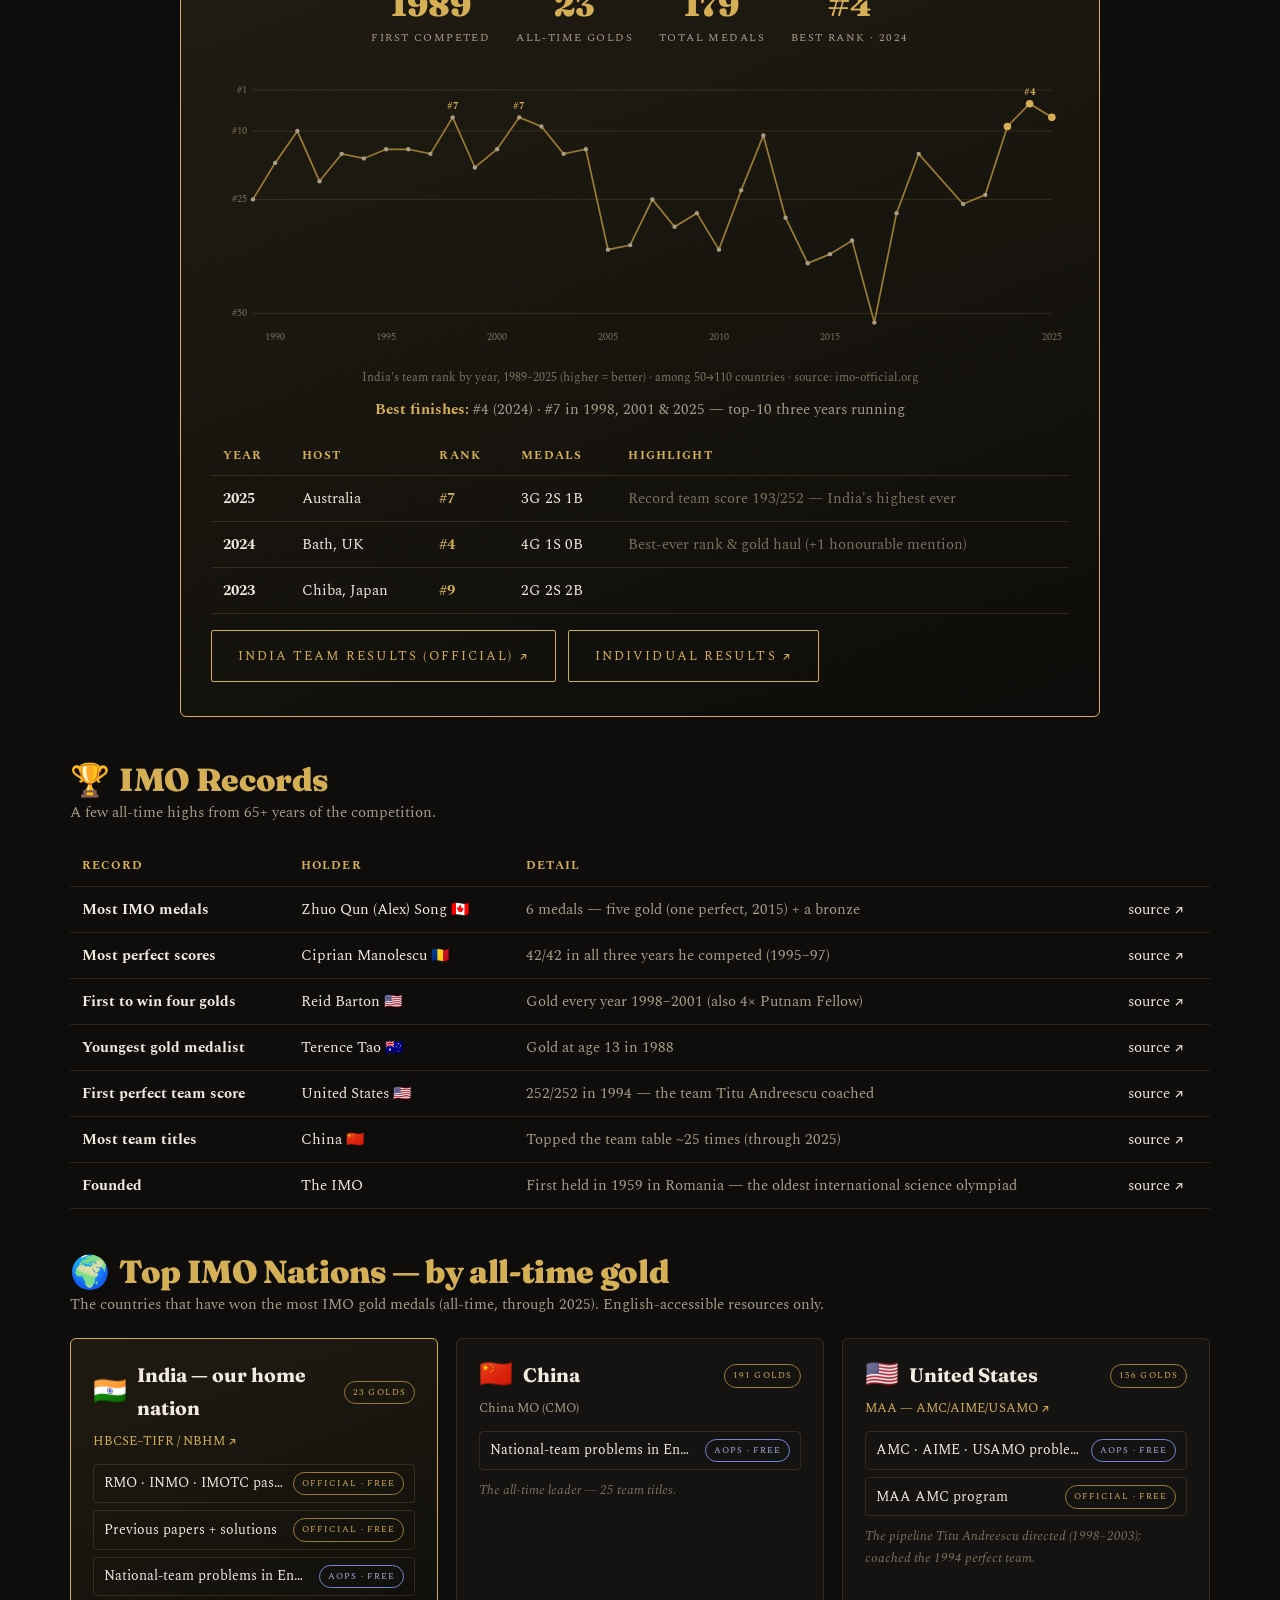
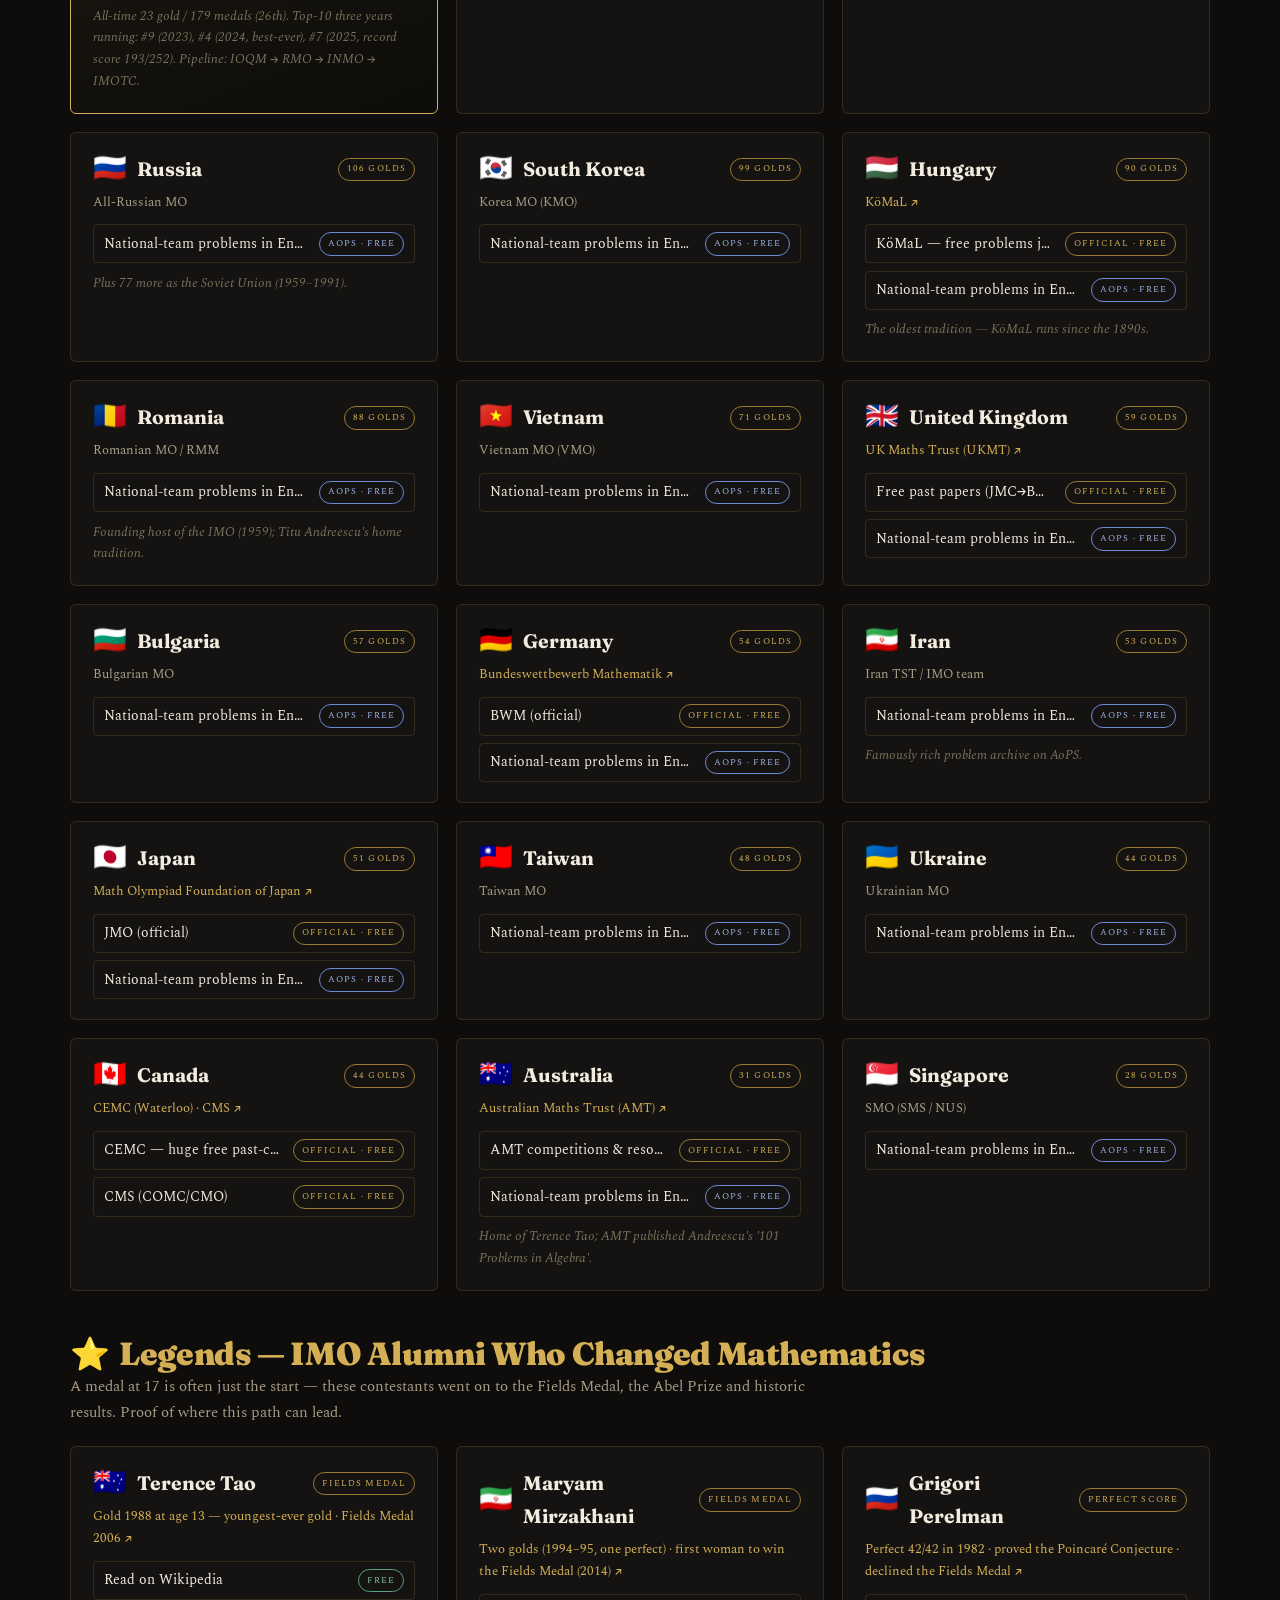
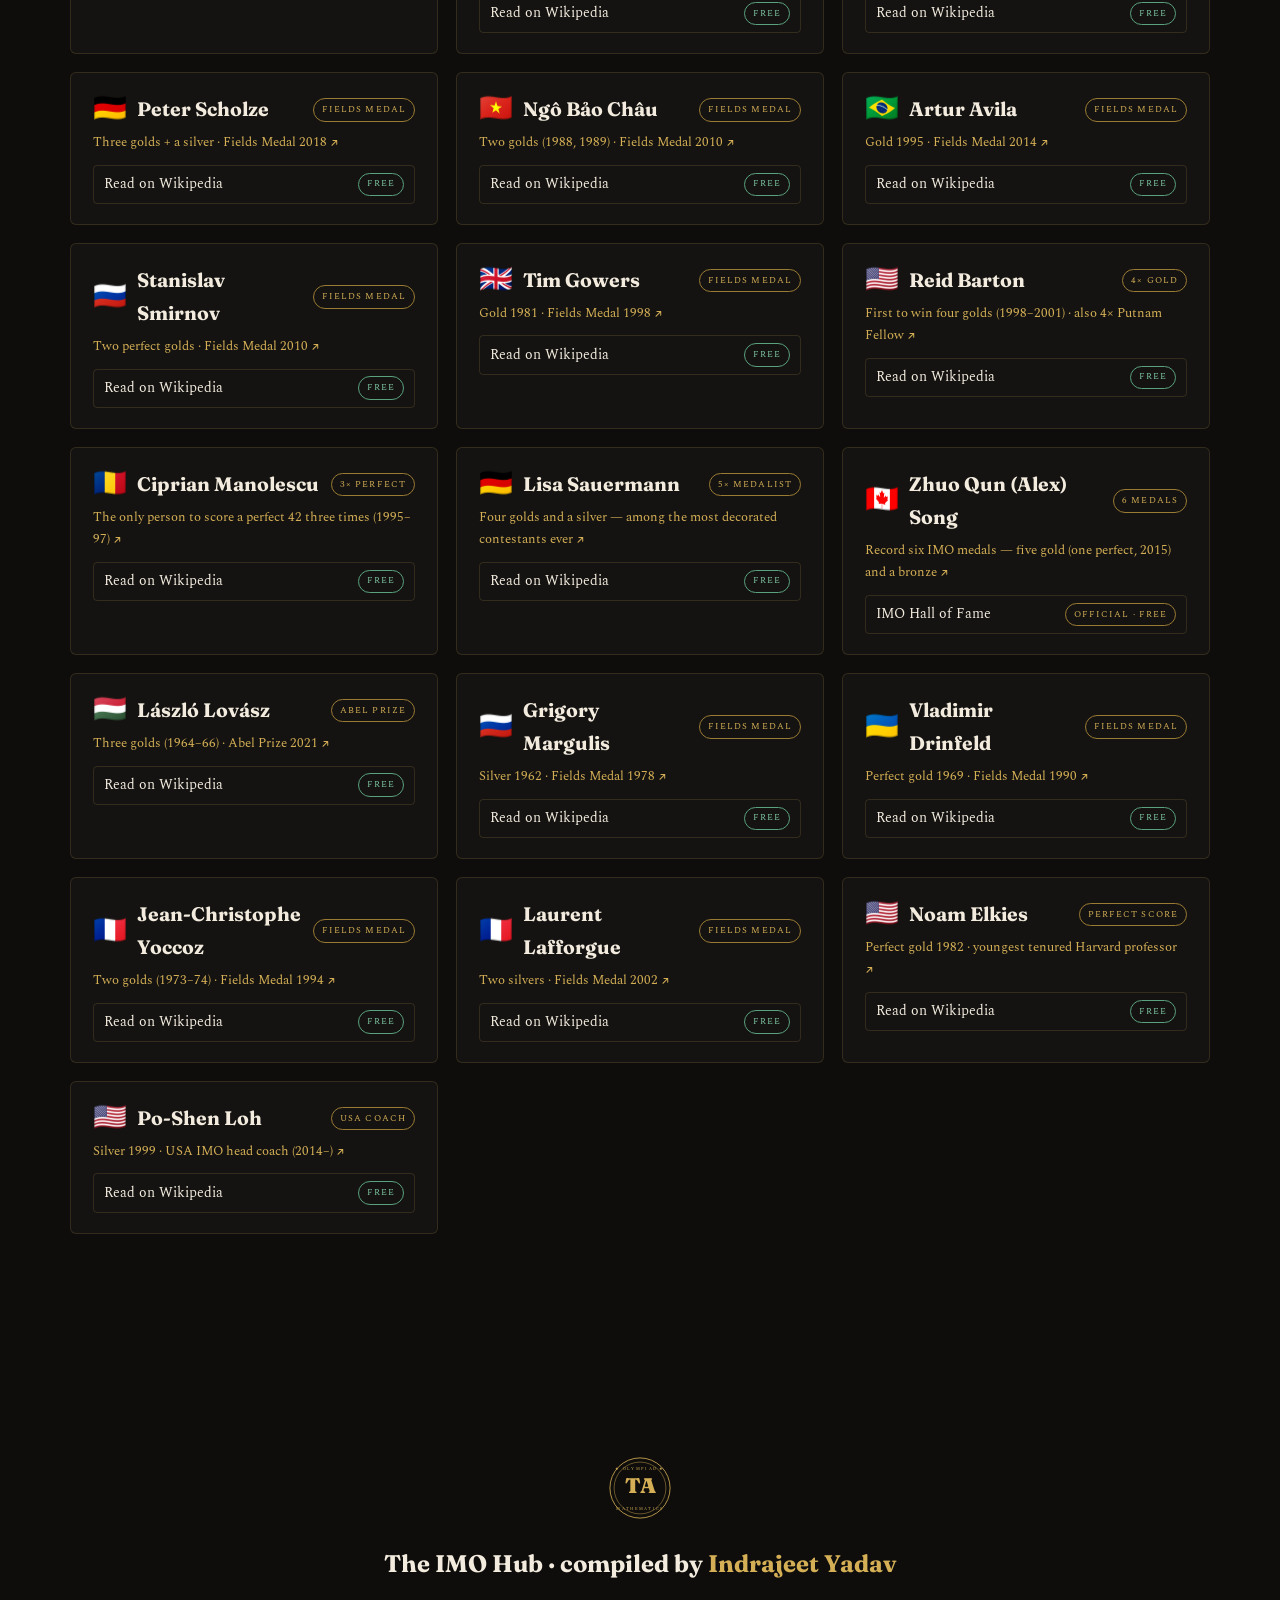
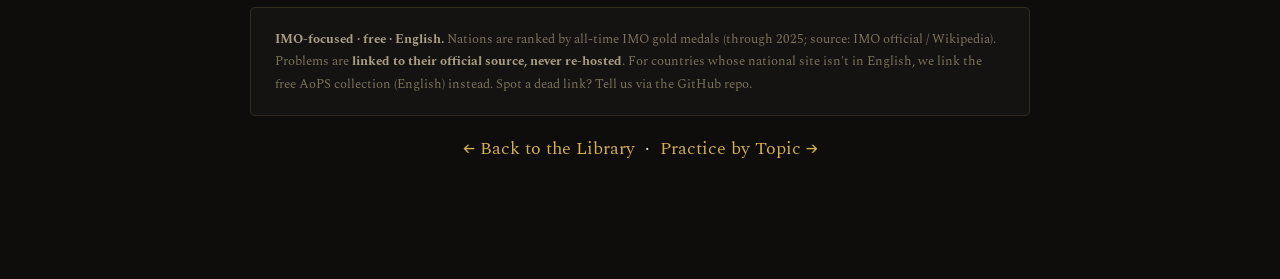
<file: resources.html>
<!DOCTYPE html>
<html lang="en" data-theme="dark">
<head>
<meta charset="UTF-8" />
<meta name="viewport" content="width=device-width, initial-scale=1.0" />
<title>The IMO Hub — Countries, Records & Legends | The Andreescu Library</title>
<meta name="description" content="A free, country-by-country atlas of olympiad mathematics resources — national olympiad archives, problem collections and training materials worldwide. Every link free, no buying required." />
<meta property="og:title" content="The IMO Hub — Countries, Records & Legends" />
<meta property="og:description" content="Everything IMO, free and in English: official problems, shortlists, results and records; the top gold-medal nations; and the legends who started at the IMO." />
<meta property="og:image" content="https://yosoyun.github.io/andreescu-library/assets/og.png" />
<meta name="theme-color" content="#0e0d0b" />
<link rel="icon" href="data:image/svg+xml,%3Csvg%20xmlns='http://www.w3.org/2000/svg'%20viewBox='0%200%20100%20100'%3E%3Crect%20width='100'%20height='100'%20fill='%230e0d0b'/%3E%3Ccircle%20cx='50'%20cy='50'%20r='42'%20fill='none'%20stroke='%23d4af56'%20stroke-width='4'/%3E%3Ctext%20x='50'%20y='67'%20font-family='Georgia'%20font-weight='bold'%20font-size='46'%20fill='%23d4af56'%20text-anchor='middle'%3ETA%3C/text%3E%3C/svg%3E" />
<link rel="preconnect" href="https://fonts.googleapis.com" />
<link rel="preconnect" href="https://fonts.gstatic.com" crossorigin />
<link href="https://fonts.googleapis.com/css2?family=Fraunces:ital,opsz,wght@0,9..144,400;0,9..144,600;0,9..144,700;0,9..144,900;1,9..144,500;1,9..144,600&family=Cormorant+Garamond:ital,wght@0,500;0,600;1,500&family=Spectral:ital,wght@0,300;0,400;0,500;0,600;1,400&display=swap" rel="stylesheet" />
<link rel="stylesheet" href="assets/style.css" />
</head>
<body>
<span id="top"></span>
<div id="progress"></div>
<svg width="0" height="0" style="position:absolute"><defs>
  <symbol id="seal" viewBox="0 0 100 100">
    <circle cx="50" cy="50" r="47" fill="none" stroke="currentColor" stroke-width="1.3"/>
    <circle cx="50" cy="50" r="40.5" fill="none" stroke="currentColor" stroke-width=".7"/>
    <text x="50" y="58" text-anchor="middle" font-family="Fraunces,serif" font-weight="900" font-size="33" fill="currentColor">TA</text>
    <text x="50" y="21.5" text-anchor="middle" font-family="Spectral,serif" font-size="6" letter-spacing="2" fill="currentColor">★ OLYMPIAD ★</text>
    <text x="50" y="84.5" text-anchor="middle" font-family="Spectral,serif" font-size="6" letter-spacing="2" fill="currentColor">MATHEMATICS</text>
  </symbol>
</defs></svg>

<nav class="nav"><div class="wrap row">
  <div class="brand"><a href="index.html" style="text-decoration:none;display:flex;align-items:center;gap:.65rem;color:inherit"><svg class="bz"><use href="#seal"/></svg> The Andreescu Library</a></div>
  <div class="links">
    <a href="index.html">Home</a><a href="practice.html">Practice</a><a href="prepare.html">Roadmap</a><a href="#atlas">IMO Hub</a><a href="index.html#free">Read Free</a>
    <span class="tgwrap"><button class="tg" id="tg" title="Toggle theme">☀</button></span>
  </div>
</div></nav>

<header class="hub-hero"><div class="wrap">
  <p class="eyebrow reveal in">The IMO Hub · Free · English</p>
  <h1 class="reveal in" style="font-family:Fraunces;font-weight:900;font-size:clamp(2.2rem,6.5vw,4.4rem);line-height:1.02"><span class="gold-text">The IMO Hub</span></h1>
  <p class="lede reveal in" style="margin:1rem auto 0;max-width:700px;text-align:center">The world's toughest school maths contest, since 1959. Explore the <b>essentials</b>, the top <b>gold-medal nations</b>, and the <b>legends</b> who started here — all free, all in English.</p>
  <div style="max-width:440px;margin:26px auto 0">
    <label class="search"><svg width="16" height="16" viewBox="0 0 24 24" fill="none" stroke="currentColor" stroke-width="2"><circle cx="11" cy="11" r="7"/><path d="m21 21-4.3-4.3"/></svg>
      <input id="q" type="search" placeholder="Search a country, record or person…" aria-label="Search resources" /></label>
  </div>
</div></header>

<section id="atlas"><div class="wrap">
  <div class="regionnav" id="regionnav"></div>
  <div id="atlasbody"></div>
</div></section>

<div class="wrap colophon" id="colophon">
  <svg class="seal reveal" style="width:64px;height:64px;color:var(--gold);margin:0 auto 14px"><use href="#seal"/></svg>
  <div class="credit reveal" style="font-family:Fraunces;font-weight:700;font-size:1.5rem">The IMO Hub · compiled by <b style="color:var(--gold)">Indrajeet Yadav</b></div>
  <div class="disc reveal" style="max-width:780px;margin:22px auto 0;font-size:.82rem;line-height:1.7;color:var(--ink-dim);text-align:left;background:var(--panel);border:1px solid var(--rule);padding:20px 24px;border-radius:5px">
    <b style="color:var(--ink-soft)">IMO-focused · free · English.</b> Nations are ranked by all-time IMO gold medals (through 2025; source: IMO official / Wikipedia). Problems are <b style="color:var(--ink-soft)">linked to their official source, never re-hosted</b>. For countries whose national site isn't in English, we link the free AoPS collection (English) instead. Spot a dead link? Tell us via the GitHub repo.
  </div>
  <p style="margin-top:18px"><a href="index.html" style="color:var(--gold);text-decoration:none">← Back to the Library</a> &nbsp;·&nbsp; <a href="practice.html" style="color:var(--gold);text-decoration:none">Practice by Topic →</a></p>
</div>

<button class="topbtn" id="topbtn" title="Back to top">↑</button>

<script>
const $=(s,el=document)=>el.querySelector(s);
const slug=s=>s.toLowerCase().replace(/[^a-z0-9]+/g,'-').replace(/(^-|-$)/g,'');
function badgeFor(url,note){
  if(/artofproblemsolving\.com/.test(url)) return ['aops','AoPS · free'];
  if(/imo-official|maa\.org|cemc|ukmt|hbcse|komal|egmo|amt\.edu|samf|cms\.math|obm\.org|animath|mathe-wettbewerbe|imojp|mtai/.test(url)) return ['official','Official · free'];
  return ['free','Free'];
}
let DATA=null;
fetch('data/resources.json').then(r=>r.json()).then(d=>{DATA=d;render();initChrome();}).catch(()=>{$('#atlasbody').innerHTML='<p class="atlas-empty">Could not load the atlas. If you opened this file directly, serve it over http (it uses fetch).</p>';});

function cardHTML(e){
  const feat = /india/i.test(e.name) ? ' featured' : '';
  const official = e.official ? `<div class="rofficial">${e.officialUrl?`<a href="${e.officialUrl}" target="_blank" rel="noopener">${e.official} ↗</a>`:e.official}</div>` : '';
  const links = (e.links||[]).map(l=>{const [cls,txt]=badgeFor(l.url,l.note);return `<a href="${l.url}" target="_blank" rel="noopener" title="${l.note||''}"><span class="lbl">${l.label}</span><span class="pbadge ${cls}">${txt}</span></a>`;}).join('');
  const note = e.notes ? `<div class="rnote">${e.notes}</div>` : '';
  return `<div class="rcard${feat}" data-txt="${(e.name+' '+e.official+' '+(e.links||[]).map(l=>l.label).join(' ')+' '+e.notes).toLowerCase()}">
    <div class="rhead">${e.flag?`<span class="rflag">${e.flag}</span>`:''}<span class="rname">${e.name}</span>${e.stat?`<span class="pbadge official" style="margin-left:auto">${e.stat}</span>`:''}</div>
    ${official}<div class="rlinks">${links}</div>${note}</div>`;
}
function regionHTML(r){return `<div class="rregion" id="${slug(r.region)}"><h2 class="region-title"><span>${r.emoji||''}</span> ${r.region}</h2>${r.sub?`<p class="region-sub">${r.sub}</p>`:''}<div class="rgrid">${r.entries.map(cardHTML).join('')}</div></div>`;}
function indiaChart(hist){
  if(!hist||!hist.length) return '';
  const W=900,H=300,padL=44,padR=18,padT=22,padB=34;
  const years=hist.map(d=>d.y), ranks=hist.map(d=>d.r);
  const minY=Math.min(...years),maxY=Math.max(...years),maxR=Math.max(...ranks),best=Math.min(...ranks);
  const X=y=>padL+(y-minY)/(maxY-minY)*(W-padL-padR);
  const Y=r=>padT+(r-1)/(maxR-1)*(H-padT-padB);
  const pts=hist.map(d=>X(d.y).toFixed(1)+','+Y(d.r).toFixed(1)).join(' ');
  const grid=[1,10,25,50].filter(r=>r<=maxR).map(r=>`<line x1="${padL}" y1="${Y(r).toFixed(1)}" x2="${W-padR}" y2="${Y(r).toFixed(1)}" stroke="var(--rule)" stroke-width="1"/><text x="${padL-6}" y="${(Y(r)+3).toFixed(1)}" text-anchor="end" font-size="10" fill="var(--ink-dim)">#${r}</text>`).join('');
  const xlab=hist.filter(d=>d.y%5===0).map(d=>`<text x="${X(d.y).toFixed(1)}" y="${H-padB+18}" text-anchor="middle" font-size="10" fill="var(--ink-dim)">${d.y}</text>`).join('');
  const dots=hist.map(d=>{const hl=(d.r===best)||d.y>=2023;return `<circle cx="${X(d.y).toFixed(1)}" cy="${Y(d.r).toFixed(1)}" r="${hl?4:2.3}" fill="${hl?'var(--gold)':'var(--ink-soft)'}"/>`;}).join('');
  const tags={2024:'#4',1998:'#7',2001:'#7'};
  const labels=hist.filter(d=>tags[d.y]).map(d=>`<text x="${X(d.y).toFixed(1)}" y="${(Y(d.r)-9).toFixed(1)}" text-anchor="middle" font-size="11" fill="var(--gold)" font-weight="bold">${tags[d.y]}</text>`).join('');
  return `<div style="overflow:auto;margin:10px 0 2px"><svg viewBox="0 0 ${W} ${H}" style="width:100%;min-width:520px;height:auto" font-family="Spectral">${grid}<polyline points="${pts}" fill="none" stroke="var(--gold-deep)" stroke-width="1.8"/>${dots}${labels}${xlab}</svg></div><p style="text-align:center;color:var(--ink-dim);font-size:.76rem;margin:0 0 8px">India's team rank by year, 1989–2025 (higher = better) · among 50→110 countries · source: imo-official.org</p>`;
}
function indiaHTML(d){ if(!d)return''; const rows=d.recent.map(y=>`<tr><td><b>${y.year}</b></td><td>${y.host}</td><td class="imo-best">#${y.rank}</td><td>${y.g}G ${y.s}S ${y.b}B</td><td style="color:var(--ink-dim)">${y.note||''}</td></tr>`).join('');
  return `<div class="rregion" id="india-at-the-imo"><h2 class="region-title"><span>🇮🇳</span> India at the IMO</h2><p class="region-sub">${d.note}</p>
    <div class="perfect" style="text-align:left">
      <div class="bigstats">
        <div class="bigstat"><b>${d.firstYear}</b><span>First competed</span></div>
        <div class="bigstat"><b>${d.allTime.gold}</b><span>All-time golds</span></div>
        <div class="bigstat"><b>${d.allTime.total}</b><span>Total medals</span></div>
        <div class="bigstat"><b>#${d.best.rank}</b><span>Best rank · ${d.best.year}</span></div>
      </div>
      ${indiaChart(d.history||[])}<p style="text-align:center;color:var(--ink-soft);font-size:.92rem;margin:6px 0 14px"><b style="color:var(--gold)">Best finishes:</b> ${d.bestFinishes||""}</p><div style="overflow:auto"><table class="sltable"><thead><tr><th>Year</th><th>Host</th><th>Rank</th><th>Medals</th><th>Highlight</th></tr></thead><tbody>${rows}</tbody></table></div>
      <div class="reclinks" style="margin-top:16px;justify-content:flex-start"><a class="btn" href="${d.officialUrl}" target="_blank" rel="noopener">India team results (official) ↗</a><a class="btn" href="${d.individualUrl}" target="_blank" rel="noopener">Individual results ↗</a></div>
    </div></div>`; }
function recordsHTML(rec){ if(!rec)return''; const rows=rec.map(r=>`<tr><td><b>${r.label}</b></td><td>${r.holder}</td><td style="color:var(--ink-soft)">${r.detail}</td><td><a href="${r.url}" target="_blank" rel="noopener">source ↗</a></td></tr>`).join('');
  return `<div class="rregion" id="imo-records"><h2 class="region-title"><span>🏆</span> IMO Records</h2><p class="region-sub">A few all-time highs from 65+ years of the competition.</p><div style="overflow:auto"><table class="sltable"><thead><tr><th>Record</th><th>Holder</th><th>Detail</th><th></th></tr></thead><tbody>${rows}</tbody></table></div></div>`; }
function render(){
  const nav=[];
  DATA.regions.forEach((r,i)=>{ nav.push(`<a class="tchip" href="#${slug(r.region)}">${r.emoji||''} ${r.region}</a>`); if(i===0){ nav.push('<a class="tchip" href="#india-at-the-imo">🇮🇳 India at the IMO</a>'); nav.push('<a class="tchip" href="#imo-records">🏆 Records</a>'); } });
  $('#regionnav').innerHTML=nav.join('');
  let body=regionHTML(DATA.regions[0])+indiaHTML(DATA.india)+recordsHTML(DATA.records);
  for(let i=1;i<DATA.regions.length;i++) body+=regionHTML(DATA.regions[i]);
  $('#atlasbody').innerHTML=body;
}
function initChrome(){
  // search
  $('#q').addEventListener('input',e=>{
    const q=e.target.value.toLowerCase().trim();
    document.querySelectorAll('.rcard').forEach(c=>{c.style.display=(!q||c.dataset.txt.includes(q))?'':'none';});
    document.querySelectorAll('.rregion').forEach(r=>{const cards=r.querySelectorAll('.rcard');if(cards.length===0){r.style.display=q?'none':'';return;}const any=[...cards].some(c=>c.style.display!=='none');r.style.display=any?'':'none';});
  });
  // reveal
  const io=new IntersectionObserver(es=>es.forEach(x=>{if(x.isIntersecting){x.target.classList.add('in');io.unobserve(x.target);}}),{threshold:.08});
  document.querySelectorAll('.reveal').forEach(el=>io.observe(el));
  // progress + topbtn
  const prog=$('#progress'),tb2=$('#topbtn');
  addEventListener('scroll',()=>{const h=document.documentElement;prog.style.width=(h.scrollTop/(h.scrollHeight-h.clientHeight)*100)+'%';tb2.classList.toggle('show',h.scrollTop>700);},{passive:true});
  tb2.addEventListener('click',()=>scrollTo({top:0,behavior:'smooth'}));
}
const tg=$('#tg'),root=document.documentElement,saved=localStorage.getItem('al-theme2');
if(saved)root.setAttribute('data-theme',saved);tg.textContent=root.getAttribute('data-theme')==='light'?'☾':'☀';
tg.addEventListener('click',()=>{const l=root.getAttribute('data-theme')==='light';root.setAttribute('data-theme',l?'dark':'light');tg.textContent=l?'☀':'☾';localStorage.setItem('al-theme2',l?'dark':'light');});
</script>
</body>
</html>
</file>
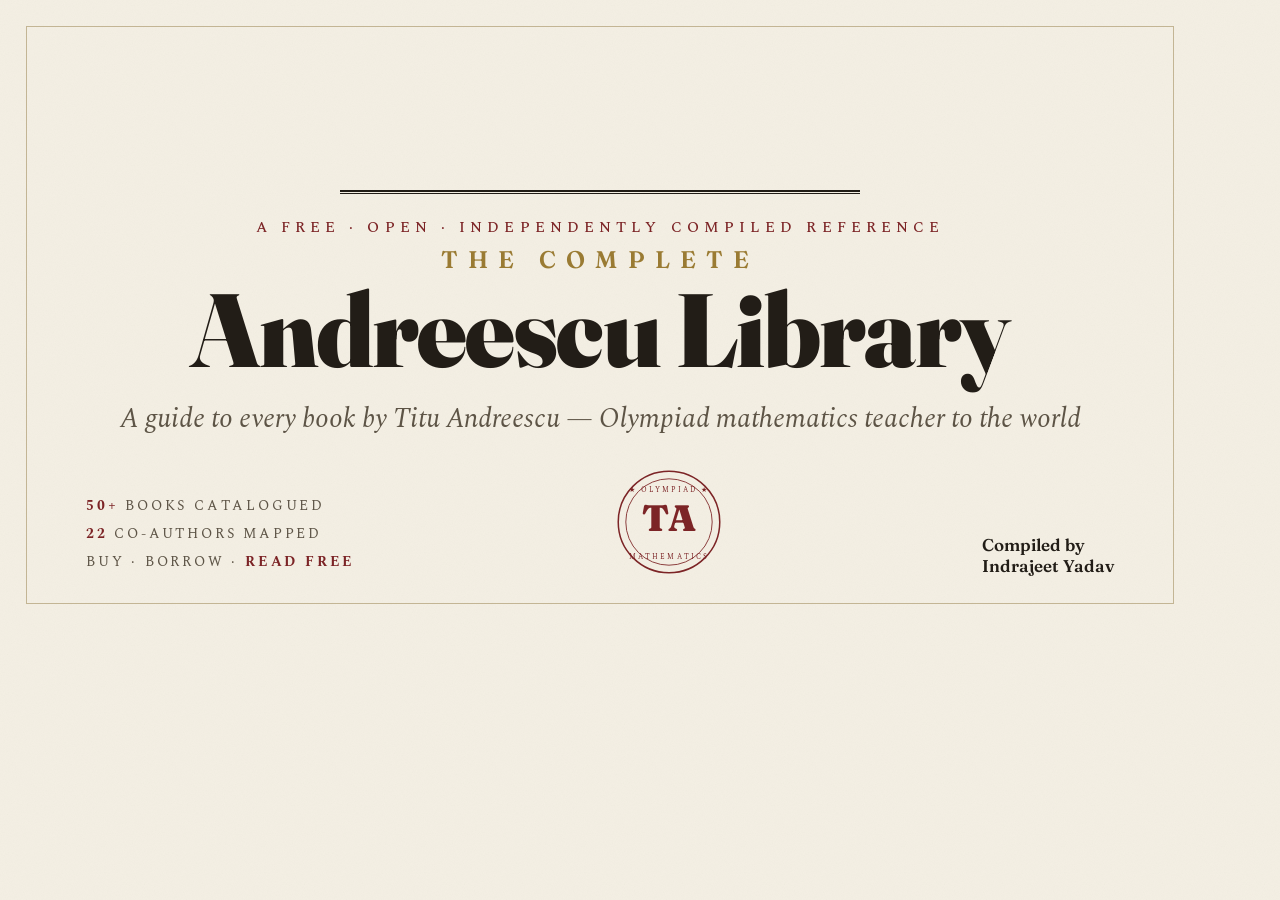
<file: assets/og.html>
<!DOCTYPE html>
<html><head><meta charset="utf-8"/>
<link href="https://fonts.googleapis.com/css2?family=Fraunces:opsz,wght@9..144,600;9..144,900&family=Spectral:ital,wght@0,500;1,400&display=swap" rel="stylesheet"/>
<style>
  *{margin:0;padding:0;box-sizing:border-box;}
  html,body{width:1200px;height:630px;overflow:hidden;}
  body{background:#f4efe3; font-family:"Spectral",serif; color:#221d17; position:relative;
    background-image:url("data:image/svg+xml,%3Csvg xmlns='http://www.w3.org/2000/svg' width='160' height='160'%3E%3Cfilter id='n'%3E%3CfeTurbulence type='fractalNoise' baseFrequency='0.9' numOctaves='2'/%3E%3CfeColorMatrix type='saturate' values='0'/%3E%3C/filter%3E%3Crect width='100%25' height='100%25' filter='url(%23n)' opacity='0.05'/%3E%3C/svg%3E");}
  .frame{position:absolute; inset:26px; border:1px solid #c3b594;}
  .inner{position:absolute; inset:0; display:flex; flex-direction:column; align-items:center; justify-content:center; padding:64px 86px; text-align:center;}
  .rule{width:520px; border-top:1px solid #221d17; border-bottom:3px double #221d17; height:4px;}
  .eyebrow{margin:22px 0 6px; text-transform:uppercase; letter-spacing:.34em; font-size:15px; font-weight:500; color:#7c2426;}
  .the{text-transform:uppercase; letter-spacing:.42em; font-family:"Fraunces"; font-weight:600; color:#9a7b33; font-size:24px; margin-bottom:6px;}
  h1{font-family:"Fraunces"; font-weight:900; font-size:104px; line-height:.96; letter-spacing:-.015em;}
  .sub{font-style:italic; font-size:27px; color:#5d5446; margin-top:18px;}
  .meta{position:absolute; left:86px; right:86px; bottom:54px; display:flex; align-items:flex-end; justify-content:space-between;}
  .meta .stats{text-align:left; text-transform:uppercase; letter-spacing:.2em; font-size:14px; color:#5d5446; line-height:2;}
  .meta .stats b{color:#7c2426;}
  .credit{font-family:"Fraunces"; font-weight:600; font-size:17px; color:#221d17;}
  .seal{width:108px; height:108px; color:#7c2426;}
</style></head>
<body>
  <div class="frame"></div>
  <div class="inner">
    <div class="rule"></div>
    <div class="eyebrow">A Free · Open · Independently Compiled Reference</div>
    <div class="the">The Complete</div>
    <h1>Andreescu Library</h1>
    <div class="sub">A guide to every book by Titu Andreescu — Olympiad mathematics teacher to the world</div>
  </div>
  <div class="meta">
    <div class="stats"><b>50+</b> Books Catalogued<br/><b>22</b> Co-authors Mapped<br/>Buy · Borrow · <b>Read Free</b></div>
    <svg class="seal" viewBox="0 0 100 100">
      <circle cx="50" cy="50" r="47" fill="none" stroke="currentColor" stroke-width="1.4"/>
      <circle cx="50" cy="50" r="40" fill="none" stroke="currentColor" stroke-width="0.8"/>
      <text x="50" y="58" text-anchor="middle" font-family="Fraunces,serif" font-weight="900" font-size="34" fill="currentColor">TA</text>
      <text x="50" y="22" text-anchor="middle" font-family="Spectral,serif" font-size="6.4" letter-spacing="2" fill="currentColor">★ OLYMPIAD ★</text>
      <text x="50" y="84" text-anchor="middle" font-family="Spectral,serif" font-size="6.4" letter-spacing="2" fill="currentColor">MATHEMATICS</text>
    </svg>
    <div class="credit">Compiled by<br/>Indrajeet Yadav</div>
  </div>
</body></html>
</file>
<file: assets/style.css>
:root{
    --bg:#0e0d0b; --bg2:#14120d; --panel:rgba(255,255,255,.026); --panel-solid:#17150f;
    --ink:#f2ebde; --ink-soft:#a99d85; --ink-dim:#7c715b;
    --gold:#d4af56; --gold-bright:#eccd76; --gold-deep:#9a7b33;
    --oxblood:#c75a4f; --oxblood-deep:#a23d36;
    --rule:rgba(212,175,86,.16); --rule-soft:rgba(255,255,255,.07);
    --glow:rgba(212,175,86,.16); --shadow:rgba(0,0,0,.5);
    --tag:rgba(212,175,86,.1); --tag-ink:#d8be7e;
    --maxw:1200px;
  }
  html[data-theme="light"]{
    --bg:#f5efe3; --bg2:#ece3d1; --panel:rgba(124,36,38,.025); --panel-solid:#fffaf0;
    --ink:#231d16; --ink-soft:#5e5546; --ink-dim:#8a7c62;
    --gold:#9a7b33; --gold-bright:#b8932f; --gold-deep:#7d6020;
    --oxblood:#7c2426; --oxblood-deep:#601a1c;
    --rule:rgba(124,36,38,.14); --rule-soft:rgba(0,0,0,.08);
    --glow:rgba(154,123,51,.14); --shadow:rgba(80,60,20,.16);
    --tag:rgba(124,36,38,.07); --tag-ink:#7d5a30;
  }
  *{box-sizing:border-box;}
  html{scroll-behavior:smooth;}
  body{
    margin:0; background:var(--bg); color:var(--ink);
    font-family:"Spectral",Georgia,serif; font-weight:400; font-size:18px; line-height:1.7;
    -webkit-font-smoothing:antialiased; overflow-x:hidden;
    transition:background .6s ease,color .6s ease;
  }
  body::before{
    content:""; position:fixed; inset:0; z-index:1; pointer-events:none; opacity:.4;
    background-image:url("data:image/svg+xml,%3Csvg xmlns='http://www.w3.org/2000/svg' width='200' height='200'%3E%3Cfilter id='n'%3E%3CfeTurbulence type='fractalNoise' baseFrequency='0.85' numOctaves='2' stitchTiles='stitch'/%3E%3CfeColorMatrix type='saturate' values='0'/%3E%3C/filter%3E%3Crect width='100%25' height='100%25' filter='url(%23n)' opacity='0.5'/%3E%3C/svg%3E");
    mix-blend-mode:overlay;
  }
  .wrap{max-width:var(--maxw); margin:0 auto; padding:0 30px; position:relative; z-index:3;}
  a{color:inherit;}
  ::selection{background:var(--gold); color:#0e0d0b;}
  ::-webkit-scrollbar{width:11px;}
  ::-webkit-scrollbar-track{background:var(--bg2);}
  ::-webkit-scrollbar-thumb{background:var(--gold-deep); border-radius:6px; border:3px solid var(--bg2);}

  h1,h2,h3,.display{font-family:"Fraunces",Georgia,serif; font-optical-sizing:auto; font-weight:700; line-height:1.05; letter-spacing:-.012em;}
  .eyebrow{font-family:"Spectral"; text-transform:uppercase; letter-spacing:.36em; font-size:.72rem; font-weight:600; color:var(--gold); margin:0 0 1rem;}
  .script{font-family:"Cormorant Garamond"; font-style:italic; font-weight:500;}
  .gold-text{background:linear-gradient(120deg,var(--gold-deep),var(--gold-bright) 45%,var(--gold) 60%,var(--gold-bright)); -webkit-background-clip:text; background-clip:text; -webkit-text-fill-color:transparent;}

  #progress{position:fixed; top:0; left:0; height:3px; width:0; z-index:200;
    background:linear-gradient(90deg,var(--gold-deep),var(--gold-bright)); box-shadow:0 0 10px var(--glow); transition:width .1s linear;}

  .nav{position:sticky; top:0; z-index:100; backdrop-filter:blur(14px) saturate(140%);
    background:color-mix(in srgb,var(--bg) 78%,transparent); border-bottom:1px solid var(--rule);}
  .nav .row{display:flex; align-items:center; justify-content:space-between; height:62px;}
  .brand{display:flex; align-items:center; gap:.65rem; font-family:"Fraunces"; font-weight:900; font-size:1.04rem; letter-spacing:.01em;}
  .brand .bz{width:30px; height:30px; color:var(--gold);}
  .links{display:flex; gap:1.7rem; align-items:center;}
  .links a{font-size:.78rem; text-transform:uppercase; letter-spacing:.16em; text-decoration:none; color:var(--ink-soft); position:relative; padding:.2rem 0; transition:color .25s;}
  .links a::after{content:""; position:absolute; left:0; bottom:-2px; width:0; height:1px; background:var(--gold); transition:width .3s;}
  .links a:hover{color:var(--ink);} .links a:hover::after{width:100%;}
  .tg{background:none; border:1px solid var(--rule); color:var(--gold); width:40px; height:32px; border-radius:3px; cursor:pointer; font-size:.95rem; transition:.25s;}
  .tg:hover{border-color:var(--gold); box-shadow:0 0 14px var(--glow);}
  @media(max-width:820px){ .links a:not(.tgwrap){display:none;} }

  .hero{position:relative; min-height:94vh; display:flex; align-items:center; overflow:hidden; padding:70px 0 50px;}
  .aurora{position:absolute; inset:0; z-index:0; pointer-events:none; opacity:.9;}
  .aurora i{position:absolute; border-radius:50%; filter:blur(70px); opacity:.5; animation:float 18s ease-in-out infinite;}
  .aurora i:nth-child(1){width:560px; height:560px; background:radial-gradient(circle,var(--glow),transparent 70%); top:-120px; right:-80px;}
  .aurora i:nth-child(2){width:480px; height:480px; background:radial-gradient(circle,rgba(199,90,79,.14),transparent 70%); bottom:-140px; left:-100px; animation-delay:-6s;}
  .aurora i:nth-child(3){width:380px; height:380px; background:radial-gradient(circle,var(--glow),transparent 70%); top:40%; left:38%; animation-delay:-11s;}
  @keyframes float{0%,100%{transform:translate(0,0) scale(1);}50%{transform:translate(30px,-26px) scale(1.08);}}
  .hero .grid{display:grid; grid-template-columns:1.25fr .9fr; gap:60px; align-items:center; position:relative; z-index:3;}
  @media(max-width:900px){ .hero .grid{grid-template-columns:1fr; gap:42px; text-align:center;} }
  .hero h1{font-size:clamp(3rem,9vw,6.6rem); font-weight:900; margin:.4rem 0;}
  .hero h1 .l1{display:block; font-family:"Cormorant Garamond"; font-style:italic; font-weight:500; font-size:.32em; letter-spacing:.02em; color:var(--ink-soft); margin-bottom:.1em;}
  .hero .lede{font-size:clamp(1.05rem,2.4vw,1.4rem); color:var(--ink-soft); font-style:italic; font-family:"Cormorant Garamond"; max-width:540px; margin:1.1rem 0 0;}
  @media(max-width:900px){ .hero .lede{margin-inline:auto;} }
  .hero .cta{display:flex; gap:14px; margin-top:34px; flex-wrap:wrap;}
  @media(max-width:900px){ .hero .cta{justify-content:center;} }
  .btn{font-family:"Spectral"; font-size:.82rem; text-transform:uppercase; letter-spacing:.16em; text-decoration:none; padding:.85rem 1.6rem; border:1px solid var(--gold); color:var(--gold); transition:.28s; display:inline-flex; align-items:center; gap:.5rem; border-radius:2px;}
  .btn:hover{background:var(--gold); color:#0e0d0b; box-shadow:0 0 24px var(--glow); transform:translateY(-2px);}
  .btn.solid{background:linear-gradient(120deg,var(--gold-deep),var(--gold)); color:#0e0d0b; border-color:transparent;}
  .btn.solid:hover{filter:brightness(1.12);}
  .hero .quick{display:flex; gap:26px; margin-top:30px; flex-wrap:wrap;}
  @media(max-width:900px){ .hero .quick{justify-content:center;} }
  .hero .quick div{font-size:.74rem; text-transform:uppercase; letter-spacing:.14em; color:var(--ink-dim);}
  .hero .quick b{display:block; font-family:"Fraunces"; font-weight:900; font-size:1.9rem; letter-spacing:0; color:var(--gold); -webkit-text-fill-color:initial;}

  .portrait{position:relative; justify-self:center; width:min(360px,80vw); aspect-ratio:1; display:grid; place-items:center;}
  .portrait .ring{position:absolute; inset:0; animation:spin 60s linear infinite;}
  @keyframes spin{to{transform:rotate(360deg);}}
  .portrait .frame{position:absolute; inset:7%; border-radius:50%; border:1px solid var(--rule); box-shadow:0 0 60px -10px var(--glow), inset 0 0 40px rgba(0,0,0,.4); overflow:hidden; background:radial-gradient(circle at 50% 35%,var(--bg2),var(--bg)); display:grid; place-items:center;}
  .portrait .frame img{width:100%; height:100%; object-fit:cover; filter:grayscale(.15) contrast(1.02);}
  .portrait .medallion{width:64%; color:var(--gold); opacity:.92;}
  .portrait .cap{position:absolute; bottom:-6%; left:50%; transform:translateX(-50%); background:var(--bg); border:1px solid var(--rule); padding:.4rem 1.1rem; font-family:"Cormorant Garamond"; font-style:italic; font-size:1rem; color:var(--ink-soft); white-space:nowrap; box-shadow:0 8px 24px var(--shadow);}

  section{padding:96px 0; position:relative;}
  .sec-head{text-align:center; margin-bottom:54px;}
  .sec-head h2{font-size:clamp(2.1rem,5.2vw,3.4rem);}
  .sec-head .dash{display:flex; align-items:center; gap:1rem; justify-content:center; max-width:230px; margin:0 auto 14px; color:var(--gold);}
  .sec-head .dash::before,.sec-head .dash::after{content:""; height:1px; background:linear-gradient(90deg,transparent,var(--gold)); flex:1;}
  .sec-head .dash::after{background:linear-gradient(90deg,var(--gold),transparent);}
  .sec-head p{max-width:660px; margin:.8rem auto 0; color:var(--ink-soft);}

  .reveal{opacity:0; transform:translateY(34px); transition:opacity .9s cubic-bezier(.2,.7,.2,1),transform .9s cubic-bezier(.2,.7,.2,1);}
  .reveal.in{opacity:1; transform:none;}

  .bio{display:grid; grid-template-columns:1fr 1.4fr; gap:54px; align-items:start;}
  @media(max-width:880px){ .bio{grid-template-columns:1fr; gap:34px;} }
  .bio .lead p:first-of-type::first-letter{font-family:"Fraunces"; font-weight:900; float:left; font-size:4.4rem; line-height:.76; padding:.05em .12em 0 0; color:var(--gold); -webkit-text-fill-color:initial;}
  .bio .lead p{margin:0 0 1.15rem; color:var(--ink-soft); font-size:1.08rem;}
  .bio .lead p strong{color:var(--ink); font-weight:600;}
  .bio .photo-col{position:sticky; top:90px;}
  .bio .photo-card{background:var(--panel); border:1px solid var(--rule); padding:14px; border-radius:4px; box-shadow:0 20px 50px -28px var(--shadow);}
  .bio .photo-card .ph{aspect-ratio:4/5; border-radius:3px; overflow:hidden; background:radial-gradient(circle at 50% 30%,var(--bg2),var(--bg)); display:grid; place-items:center;}
  .bio .photo-card .ph img{width:100%; height:100%; object-fit:cover;}
  .bio .photo-card .ph svg{width:55%; color:var(--gold); opacity:.85;}
  .bio .photo-card figcaption{font-family:"Cormorant Garamond"; font-style:italic; color:var(--ink-soft); font-size:.96rem; padding:.7rem .3rem .2rem; text-align:center;}
  .bio .photo-card .attrib{font-size:.66rem; color:var(--ink-dim); text-align:center; padding:0 .3rem .2rem;}
  .bio .photo-card .attrib a{color:var(--gold-deep);}
  .factbar{display:flex; flex-wrap:wrap; gap:8px; margin-top:14px;}
  .factbar span{font-size:.72rem; letter-spacing:.06em; text-transform:uppercase; background:var(--tag); color:var(--tag-ink); padding:.34rem .6rem; border-radius:2px; border:1px solid var(--rule);}

  .band{border-top:1px solid var(--rule); border-bottom:1px solid var(--rule); background:var(--bg2);}
  .stats{display:grid; grid-template-columns:repeat(5,1fr);}
  @media(max-width:760px){ .stats{grid-template-columns:repeat(2,1fr);} .stats .st:nth-child(5){grid-column:1/3;} }
  .st{padding:38px 14px; text-align:center; border-right:1px solid var(--rule);}
  .st:last-child{border-right:none;}
  .st .n{font-family:"Fraunces"; font-weight:900; font-size:2.9rem; line-height:1; color:var(--gold); font-variant-numeric:tabular-nums;}
  .st .lab{font-size:.7rem; text-transform:uppercase; letter-spacing:.18em; color:var(--ink-soft); margin-top:.6rem;}

  .timeline{max-width:780px; margin:0 auto; position:relative; padding-left:30px;}
  .timeline::before{content:""; position:absolute; left:7px; top:8px; bottom:8px; width:2px; background:linear-gradient(var(--gold),transparent);}
  .tl{position:relative; padding:0 0 34px 34px;}
  .tl::before{content:""; position:absolute; left:-1px; top:7px; width:16px; height:16px; border-radius:50%; background:var(--bg); border:2px solid var(--gold); box-shadow:0 0 0 4px color-mix(in srgb,var(--gold) 14%,transparent);}
  .tl .yr{font-family:"Fraunces"; font-weight:700; color:var(--gold); font-size:1.18rem;}
  .tl .ev{color:var(--ink-soft);} .tl .ev b{color:var(--ink); font-weight:600;}

  .legacy{display:grid; grid-template-columns:repeat(auto-fit,minmax(250px,1fr)); gap:22px;}
  .lc{background:var(--panel); border:1px solid var(--rule); border-radius:4px; padding:30px 26px; position:relative; overflow:hidden; transition:transform .35s,box-shadow .35s,border-color .35s;}
  .lc::before{content:""; position:absolute; left:0; top:0; right:0; height:2px; background:linear-gradient(90deg,var(--gold-deep),var(--gold),transparent);}
  .lc:hover{transform:translateY(-6px); border-color:var(--rule); box-shadow:0 26px 50px -28px var(--shadow),0 0 40px -20px var(--glow);}
  .lc .ic{color:var(--gold); margin-bottom:14px;}
  .lc h3{font-size:1.32rem; margin:0 0 .5rem;}
  .lc p{margin:0; font-size:.97rem; color:var(--ink-soft);}
  .lc .yr{font-size:.68rem; letter-spacing:.2em; text-transform:uppercase; color:var(--gold-deep); font-weight:600; display:block; margin-bottom:.5rem;}

  .toolbar{display:flex; flex-wrap:wrap; gap:14px; align-items:center; justify-content:center; margin-bottom:14px;}
  .search{flex:1 1 320px; max-width:440px; display:flex; align-items:center; gap:.6rem; background:var(--panel); border:1px solid var(--rule); padding:.6rem 1rem; border-radius:3px; transition:border-color .25s,box-shadow .25s;}
  .search:focus-within{border-color:var(--gold); box-shadow:0 0 18px var(--glow);}
  .search input{border:none; background:none; outline:none; font-family:"Spectral"; font-size:1rem; color:var(--ink); width:100%;}
  .search svg{color:var(--ink-soft); flex:none;}
  .filters{display:flex; gap:10px; flex-wrap:wrap; justify-content:center;}
  .filters select{font-family:"Spectral"; font-size:.88rem; padding:.55rem .8rem; background:var(--panel-solid); color:var(--ink); border:1px solid var(--rule); border-radius:3px; cursor:pointer;}
  .countline{text-align:center; font-size:.78rem; letter-spacing:.16em; text-transform:uppercase; color:var(--ink-dim); margin-bottom:30px;}
  .countline b{color:var(--gold);}

  .grid-books{display:grid; grid-template-columns:repeat(auto-fill,minmax(340px,1fr)); gap:24px;}
  .card{background:var(--panel); border:1px solid var(--rule); border-radius:5px; padding:26px 26px 20px 30px; position:relative; display:flex; flex-direction:column; overflow:hidden; transition:transform .3s,box-shadow .3s,border-color .3s;}
  .card::before{content:""; position:absolute; left:0; top:0; bottom:0; width:5px; background:var(--spine,var(--gold)); box-shadow:0 0 18px -2px var(--spine,var(--gold));}
  .card::after{content:""; position:absolute; inset:0; background:radial-gradient(120% 80% at 0% 0%,var(--glow),transparent 55%); opacity:0; transition:opacity .35s; pointer-events:none;}
  .card:hover{transform:translateY(-6px); border-color:var(--rule); box-shadow:0 30px 56px -30px var(--shadow);}
  .card:hover::after{opacity:.5;}
  .card .top{display:flex; justify-content:space-between; align-items:baseline; gap:12px; margin-bottom:.3rem;}
  .card h3{font-size:1.32rem; line-height:1.12; margin:0;}
  .card .yr{font-family:"Fraunces"; font-weight:700; color:var(--gold); font-size:.94rem; flex:none; font-variant-numeric:tabular-nums;}
  .card .subt{font-family:"Cormorant Garamond"; font-style:italic; color:var(--ink-soft); font-size:1.02rem; margin:.2rem 0 0;}
  .card .auth{font-size:.85rem; margin:.7rem 0 .2rem; color:var(--ink-soft);}
  .card .auth b{color:var(--ink); font-weight:600;}
  .card .blurb{font-size:.94rem; color:var(--ink-soft); margin:.6rem 0 .9rem; flex:1;}
  .tags{display:flex; flex-wrap:wrap; gap:6px; margin-bottom:.5rem;}
  .tag{font-size:.66rem; letter-spacing:.08em; text-transform:uppercase; background:var(--tag); color:var(--tag-ink); padding:.24rem .55rem; border-radius:2px; border:1px solid var(--rule);}
  .tag.lvl{border-color:var(--gold); color:var(--gold); background:transparent;}
  .access{display:flex; flex-wrap:wrap; gap:7px; margin-top:auto; padding-top:13px; border-top:1px solid var(--rule);}
  .access a{font-size:.73rem; letter-spacing:.03em; text-decoration:none; padding:.4rem .64rem; border:1px solid var(--rule); color:var(--ink-soft); border-radius:2px; transition:.2s; white-space:nowrap; display:inline-flex; align-items:center; gap:.35rem;}
  .access a:hover{color:var(--ink); border-color:var(--gold); box-shadow:0 0 14px var(--glow);}
  .access a.buy{border-color:var(--gold); color:var(--gold);}
  .access a.buy:hover{background:var(--gold); color:#0e0d0b;}
  .access a.free{border-color:var(--oxblood); color:var(--oxblood); font-weight:600;}
  .access a.free:hover{background:var(--oxblood); color:#fff;}

  .res{display:grid; grid-template-columns:repeat(auto-fit,minmax(290px,1fr)); gap:22px;}
  .rc{background:var(--panel); border:1px solid var(--rule); border-radius:5px; padding:30px 28px; display:flex; flex-direction:column; transition:transform .3s,box-shadow .3s;}
  .rc:hover{transform:translateY(-5px); box-shadow:0 26px 50px -30px var(--shadow);}
  .rc.flag{border:1px solid var(--gold); background:linear-gradient(160deg,color-mix(in srgb,var(--gold) 9%,transparent),transparent);}
  .rc .badge{font-size:.64rem; text-transform:uppercase; letter-spacing:.2em; color:var(--gold); font-weight:600; margin-bottom:.6rem;}
  .rc h3{font-size:1.34rem; margin:0 0 .5rem;}
  .rc p{margin:0 0 1.2rem; font-size:.95rem; color:var(--ink-soft); flex:1;}
  .rc a.go{align-self:flex-start; text-decoration:none; font-size:.78rem; text-transform:uppercase; letter-spacing:.14em; color:var(--gold); border-bottom:1px solid var(--gold); padding-bottom:3px; transition:.25s;}
  .rc a.go:hover{color:var(--ink); border-color:var(--ink);}

  .collab{display:flex; flex-wrap:wrap; gap:12px; justify-content:center; max-width:940px; margin:0 auto;}
  .chip{background:var(--panel); border:1px solid var(--rule); padding:.55rem .95rem; font-size:.94rem; display:flex; align-items:center; gap:.55rem; border-radius:40px; transition:.25s;}
  .chip:hover{border-color:var(--gold); box-shadow:0 0 14px var(--glow);}
  .chip .ct{font-family:"Fraunces"; font-weight:700; color:var(--gold); font-size:.82rem; background:var(--tag); border-radius:50%; width:1.55rem; height:1.55rem; display:grid; place-items:center; font-variant-numeric:tabular-nums;}

  .mission{background:var(--bg2); border-top:1px solid var(--rule); border-bottom:1px solid var(--rule);}
  .g2{display:grid; grid-template-columns:1fr 1fr; gap:48px;}
  @media(max-width:820px){ .g2{grid-template-columns:1fr; gap:30px;} }
  .mission h3{font-size:1.5rem; margin:0 0 .7rem; color:var(--gold);}
  .mission ul{margin:0; padding-left:1.1rem;} .mission li{margin:.55rem 0; color:var(--ink-soft);} .mission li b{color:var(--ink);}
  .pull{font-family:"Cormorant Garamond"; font-style:italic; font-size:1.7rem; line-height:1.45; color:var(--ink); border-left:2px solid var(--gold); padding-left:1.3rem; margin:46px 0 0; max-width:780px;}

  .colophon{padding:80px 0 96px; text-align:center;}
  .colophon .seal{width:74px; height:74px; color:var(--gold); margin:0 auto 18px;}
  .colophon .credit{font-family:"Fraunces"; font-weight:700; font-size:1.9rem;}
  .colophon .credit b{color:var(--gold); -webkit-text-fill-color:initial;}
  .colophon .sub{color:var(--ink-soft); font-family:"Cormorant Garamond"; font-style:italic; font-size:1.1rem; margin-top:.4rem;}
  .colophon .disc{max-width:780px; margin:30px auto 0; font-size:.82rem; line-height:1.75; color:var(--ink-dim); text-align:left; background:var(--panel); border:1px solid var(--rule); padding:22px 26px; border-radius:5px;}
  .colophon .disc b{color:var(--ink-soft);}
  .colophon .src{font-size:.75rem; color:var(--ink-dim); margin-top:18px;}
  .colophon .src a{color:var(--gold-deep);}
  .empty{grid-column:1/-1; text-align:center; padding:54px; color:var(--ink-soft); font-style:italic;}
  .topbtn{position:fixed; right:22px; bottom:22px; z-index:90; width:46px; height:46px; border-radius:50%; background:var(--panel-solid); border:1px solid var(--gold); color:var(--gold); cursor:pointer; opacity:0; transform:translateY(12px); transition:.3s; display:grid; place-items:center;}
  .topbtn.show{opacity:1; transform:none;}
  .honors{max-width:760px;margin:0 auto;display:flex;flex-direction:column;}
  .hn{display:flex;gap:20px;padding:17px 0;border-bottom:1px solid var(--rule);align-items:baseline;}
  .hn:last-child{border-bottom:none;}
  .hn .hy{font-family:"Fraunces";font-weight:700;color:var(--gold);min-width:62px;font-variant-numeric:tabular-nums;}
  .hn .ht{color:var(--ink-soft);} .hn .ht b{color:var(--ink);font-weight:600;}
  @media print{ .nav,.aurora,.topbtn,.access,.toolbar,.tg,#progress{display:none !important;} body{background:#fff;color:#111;} body::before{display:none;} .card,.lc,.rc{break-inside:avoid;} a{color:#111;} html{--ink:#111;--ink-soft:#333;} }
  @media (prefers-reduced-motion: reduce){ *{animation:none !important; transition:none !important;} .reveal{opacity:1; transform:none;} }

/* ============ added for v2: hero tagline, sample button, badges, practice hub ============ */
.hero .lede{font-size:clamp(1.05rem,2.4vw,1.4rem); color:var(--ink-soft); font-style:italic; font-family:"Cormorant Garamond"; max-width:560px; margin:1.1rem 0 0;}
@media(max-width:900px){ .hero .lede{margin-inline:auto;} }

.access a.sample{border-color:var(--gold-deep); color:var(--gold-bright);}
.access a.sample:hover{background:var(--gold-deep); color:#0e0d0b;}

/* provenance badges */
.pbadge{font-size:.58rem;text-transform:uppercase;letter-spacing:.12em;padding:.18rem .5rem;border-radius:40px;border:1px solid var(--rule);color:var(--ink-dim);white-space:nowrap;font-family:"Spectral";}
.pbadge.official{border-color:var(--gold-deep);color:var(--gold);}
.pbadge.free{border-color:#5aa17e;color:#7ec7a3;}
.pbadge.aops{border-color:#6f8ad8;color:#9fb2e6;}
.pbadge.original{border-color:var(--oxblood);color:var(--oxblood);}

/* his problems */
.problems{display:grid;grid-template-columns:repeat(auto-fit,minmax(280px,1fr));gap:18px;}
.pcard{background:var(--panel);border:1px solid var(--rule);border-radius:5px;padding:22px 22px;display:flex;flex-direction:column;gap:.5rem;transition:transform .3s,box-shadow .3s;}
.pcard:hover{transform:translateY(-4px);box-shadow:0 22px 44px -28px var(--shadow);}
.pcard .pc-contest{font-family:"Fraunces";font-weight:700;color:var(--gold);font-size:.95rem;}
.pcard .pc-title{font-family:"Fraunces";font-weight:700;font-size:1.18rem;}
.pcard .pc-credit{font-size:.78rem;color:var(--oxblood);font-style:italic;}
.pcard .pc-teaser{font-size:.93rem;color:var(--ink-soft);flex:1;}
.pcard a.pc-go{align-self:flex-start;text-decoration:none;font-size:.74rem;text-transform:uppercase;letter-spacing:.12em;color:var(--gold);border-bottom:1px solid var(--gold);padding-bottom:2px;}

/* record / 1994 */
.perfect{background:linear-gradient(160deg,color-mix(in srgb,var(--gold) 10%,transparent),transparent);border:1px solid var(--gold);border-radius:6px;padding:34px 30px;text-align:center;max-width:920px;margin:0 auto;}
.perfect .big{font-family:"Fraunces";font-weight:900;font-size:clamp(2rem,6vw,3.4rem);color:var(--gold);}
.perfect .blurb{color:var(--ink-soft);max-width:640px;margin:.6rem auto 1.4rem;}
.team{display:flex;flex-wrap:wrap;gap:10px;justify-content:center;}
.team .mem{background:var(--panel-solid);border:1px solid var(--rule);border-radius:40px;padding:.45rem 1rem;font-size:.92rem;}
.team .mem b{color:var(--ink);}
.wherenow{margin-top:18px;font-size:.9rem;color:var(--ink-soft);}
.wherenow b{color:var(--gold);}
.reclinks{display:flex;gap:12px;justify-content:center;flex-wrap:wrap;margin-top:18px;}

/* talks */
.talks{display:grid;grid-template-columns:repeat(auto-fit,minmax(240px,1fr));gap:16px;}
.talk{background:var(--panel);border:1px solid var(--rule);border-radius:5px;padding:18px 20px;text-decoration:none;display:flex;gap:.7rem;align-items:center;transition:.25s;}
.talk:hover{border-color:var(--gold);box-shadow:0 0 16px var(--glow);}
.talk .ti{color:var(--gold);flex:none;}
.talk .tl{font-size:.95rem;}

/* ============ practice hub ============ */
.hub-hero{padding:120px 0 30px;text-align:center;}
.topicbar{display:flex;flex-wrap:wrap;gap:10px;justify-content:center;margin:0 auto 30px;max-width:920px;}
.tchip{background:var(--panel);border:1px solid var(--rule);border-radius:40px;padding:.5rem 1.05rem;font-size:.9rem;cursor:pointer;transition:.2s;color:var(--ink-soft);font-family:"Spectral";}
.tchip:hover{border-color:var(--gold);color:var(--ink);}
.tchip.active{background:linear-gradient(120deg,var(--gold-deep),var(--gold));color:#0e0d0b;border-color:transparent;font-weight:600;}
.topicpanel{max-width:980px;margin:0 auto;}
.topicpanel h2{font-size:clamp(1.8rem,4.5vw,2.6rem);}
.topicpanel .tp-blurb{color:var(--ink-soft);font-style:italic;font-family:"Cormorant Garamond";font-size:1.25rem;margin:.3rem 0 1.4rem;}
.tabs{display:flex;gap:6px;border-bottom:1px solid var(--rule);margin-bottom:22px;flex-wrap:wrap;}
.tab{background:none;border:none;border-bottom:2px solid transparent;color:var(--ink-soft);font-family:"Spectral";font-size:.84rem;text-transform:uppercase;letter-spacing:.12em;padding:.7rem 1rem;cursor:pointer;transition:.2s;}
.tab:hover{color:var(--ink);}
.tab.active{color:var(--gold);border-bottom-color:var(--gold);}
.tabpanel{display:none;animation:fade .4s;}
.tabpanel.active{display:block;}
@keyframes fade{from{opacity:0;transform:translateY(8px);}to{opacity:1;transform:none;}}
.srcrow{display:flex;align-items:center;gap:.8rem;justify-content:space-between;padding:14px 0;border-bottom:1px solid var(--rule);flex-wrap:wrap;}
.srcrow:last-child{border-bottom:none;}
.srcrow .sl{display:flex;flex-direction:column;gap:.2rem;}
.srcrow .sl a{font-family:"Fraunces";font-weight:600;color:var(--ink);text-decoration:none;font-size:1.05rem;}
.srcrow .sl a:hover{color:var(--gold);}
.srcrow .sl small{color:var(--ink-dim);font-size:.82rem;}
.bookmini{display:flex;flex-wrap:wrap;gap:10px;}
.bookmini a{background:var(--panel);border:1px solid var(--rule);border-radius:4px;padding:.55rem .9rem;text-decoration:none;font-size:.9rem;color:var(--ink-soft);transition:.2s;}
.bookmini a:hover{border-color:var(--gold);color:var(--ink);}
.dlbox{text-align:center;padding:30px;border:1px dashed var(--rule);border-radius:6px;background:var(--panel);}
.dlbox .dl{display:inline-flex;align-items:center;gap:.5rem;text-decoration:none;background:linear-gradient(120deg,var(--gold-deep),var(--gold));color:#0e0d0b;font-family:"Spectral";text-transform:uppercase;letter-spacing:.12em;font-size:.82rem;padding:.85rem 1.7rem;border-radius:3px;transition:.25s;}
.dlbox .dl:hover{filter:brightness(1.1);transform:translateY(-2px);}
.dlbox .soon{color:var(--ink-dim);font-style:italic;}
.sltable{width:100%;border-collapse:collapse;font-size:.92rem;}
.sltable th,.sltable td{text-align:left;padding:10px 12px;border-bottom:1px solid var(--rule);}
.sltable th{color:var(--gold);font-family:"Spectral";text-transform:uppercase;letter-spacing:.1em;font-size:.72rem;}
.sltable a{color:var(--ink);text-decoration:none;}.sltable a:hover{color:var(--gold);}
.builder{background:var(--panel);border:1px solid var(--rule);border-radius:6px;padding:26px;}
.builder .row{display:flex;flex-wrap:wrap;gap:10px;align-items:center;margin-bottom:14px;}
.builder label.pick{background:var(--panel-solid);border:1px solid var(--rule);border-radius:40px;padding:.4rem .9rem;cursor:pointer;font-size:.86rem;user-select:none;}
.builder label.pick input{margin-right:.4rem;}
.builder label.pick.on{border-color:var(--gold);color:var(--gold);}
.builder .out{margin-top:18px;}

/* ============ resources atlas (by country) ============ */
.regionnav{display:flex;flex-wrap:wrap;gap:8px;justify-content:center;margin:0 auto 34px;max-width:920px;}
.rregion{margin-bottom:46px;}
.region-title{font-family:"Fraunces";font-weight:900;font-size:clamp(1.4rem,4vw,2rem);color:var(--gold);margin:0 0 4px;display:flex;align-items:center;gap:.6rem;}
.region-sub{color:var(--ink-soft);font-size:.95rem;margin:0 0 20px;max-width:760px;}
.rgrid{display:grid;grid-template-columns:repeat(auto-fill,minmax(300px,1fr));gap:18px;}
.rcard{background:var(--panel);border:1px solid var(--rule);border-radius:6px;padding:20px 22px;transition:transform .3s,box-shadow .3s,border-color .3s;}
.rcard:hover{transform:translateY(-4px);box-shadow:0 22px 44px -28px var(--shadow);}
.rcard.featured{border:1px solid var(--gold);background:linear-gradient(160deg,color-mix(in srgb,var(--gold) 9%,transparent),transparent);}
.rcard .rhead{display:flex;align-items:center;gap:.6rem;margin-bottom:.3rem;}
.rcard .rflag{font-size:1.7rem;line-height:1;}
.rcard .rname{font-family:"Fraunces";font-weight:700;font-size:1.22rem;}
.rcard .rofficial{font-size:.82rem;color:var(--ink-soft);margin-bottom:.7rem;}
.rcard .rofficial a{color:var(--gold);text-decoration:none;}
.rcard .rofficial a:hover{text-decoration:underline;}
.rcard .rlinks{display:flex;flex-direction:column;gap:.45rem;}
.rcard .rlinks a{display:flex;align-items:center;justify-content:space-between;gap:.6rem;text-decoration:none;color:var(--ink);font-size:.9rem;padding:.4rem .6rem;border:1px solid var(--rule);border-radius:4px;transition:.2s;}
.rcard .rlinks a:hover{border-color:var(--gold);color:var(--gold);background:color-mix(in srgb,var(--gold) 7%,transparent);}
.rcard .rlinks a span.lbl{overflow:hidden;text-overflow:ellipsis;white-space:nowrap;}
.rcard .rnote{font-size:.8rem;color:var(--ink-dim);margin-top:.6rem;font-style:italic;}
.atlas-empty{grid-column:1/-1;text-align:center;color:var(--ink-soft);padding:40px;font-style:italic;}

/* India panel + records (IMO hub) */
.bigstats{display:flex;flex-wrap:wrap;gap:26px;justify-content:center;margin:4px 0 18px;}
.bigstat{text-align:center;min-width:90px;}
.bigstat b{display:block;font-family:"Fraunces";font-weight:900;font-size:2rem;color:var(--gold);line-height:1;}
.bigstat span{font-size:.68rem;text-transform:uppercase;letter-spacing:.13em;color:var(--ink-soft);}
.imo-best{color:var(--gold);font-weight:700;}

/* ============ IMO prep roadmap (prepare.html) ============ */
.track{background:var(--panel);border:1px solid var(--rule);border-radius:6px;padding:24px 26px;margin-bottom:18px;}
.track .thead{display:flex;align-items:baseline;gap:.7rem;flex-wrap:wrap;}
.track h3{font-family:"Fraunces";font-weight:700;font-size:1.45rem;color:var(--gold);margin:0;}
.track .torder{font-size:.84rem;color:var(--ink-soft);font-style:italic;}
.track .phases{display:grid;grid-template-columns:repeat(auto-fit,minmax(230px,1fr));gap:20px;margin-top:14px;}
.phase h4{font-size:.7rem;text-transform:uppercase;letter-spacing:.16em;color:var(--gold);border-bottom:1px solid var(--rule);padding-bottom:6px;margin:0 0 8px;}
.phase .res{display:block;text-decoration:none;color:var(--ink);font-size:.93rem;padding:.4rem 0;border-bottom:1px solid var(--rule-soft);}
.phase .res:last-child{border-bottom:none;}
.phase .res:hover .rl{color:var(--gold);}
.phase .res .rl{font-weight:600;}
.phase .res .pwhy{display:block;color:var(--ink-dim);font-size:.78rem;margin-top:1px;}
.medias{display:grid;grid-template-columns:repeat(auto-fill,minmax(280px,1fr));gap:16px;}
.mcard{background:var(--panel);border:1px solid var(--rule);border-radius:5px;padding:18px 20px;text-decoration:none;display:block;transition:.25s;}
.mcard:hover{border-color:var(--gold);box-shadow:0 0 16px var(--glow);}
.mcard .ml{font-family:"Fraunces";font-weight:600;font-size:1.08rem;color:var(--ink);}
.mcard .mw{color:var(--ink-soft);font-size:.86rem;margin-top:3px;}
.mcard .mk{font-size:.62rem;text-transform:uppercase;letter-spacing:.14em;color:var(--gold-deep);margin-top:6px;display:inline-block;}
.corewrap{display:grid;grid-template-columns:repeat(auto-fill,minmax(260px,1fr));gap:14px;}
</file>
